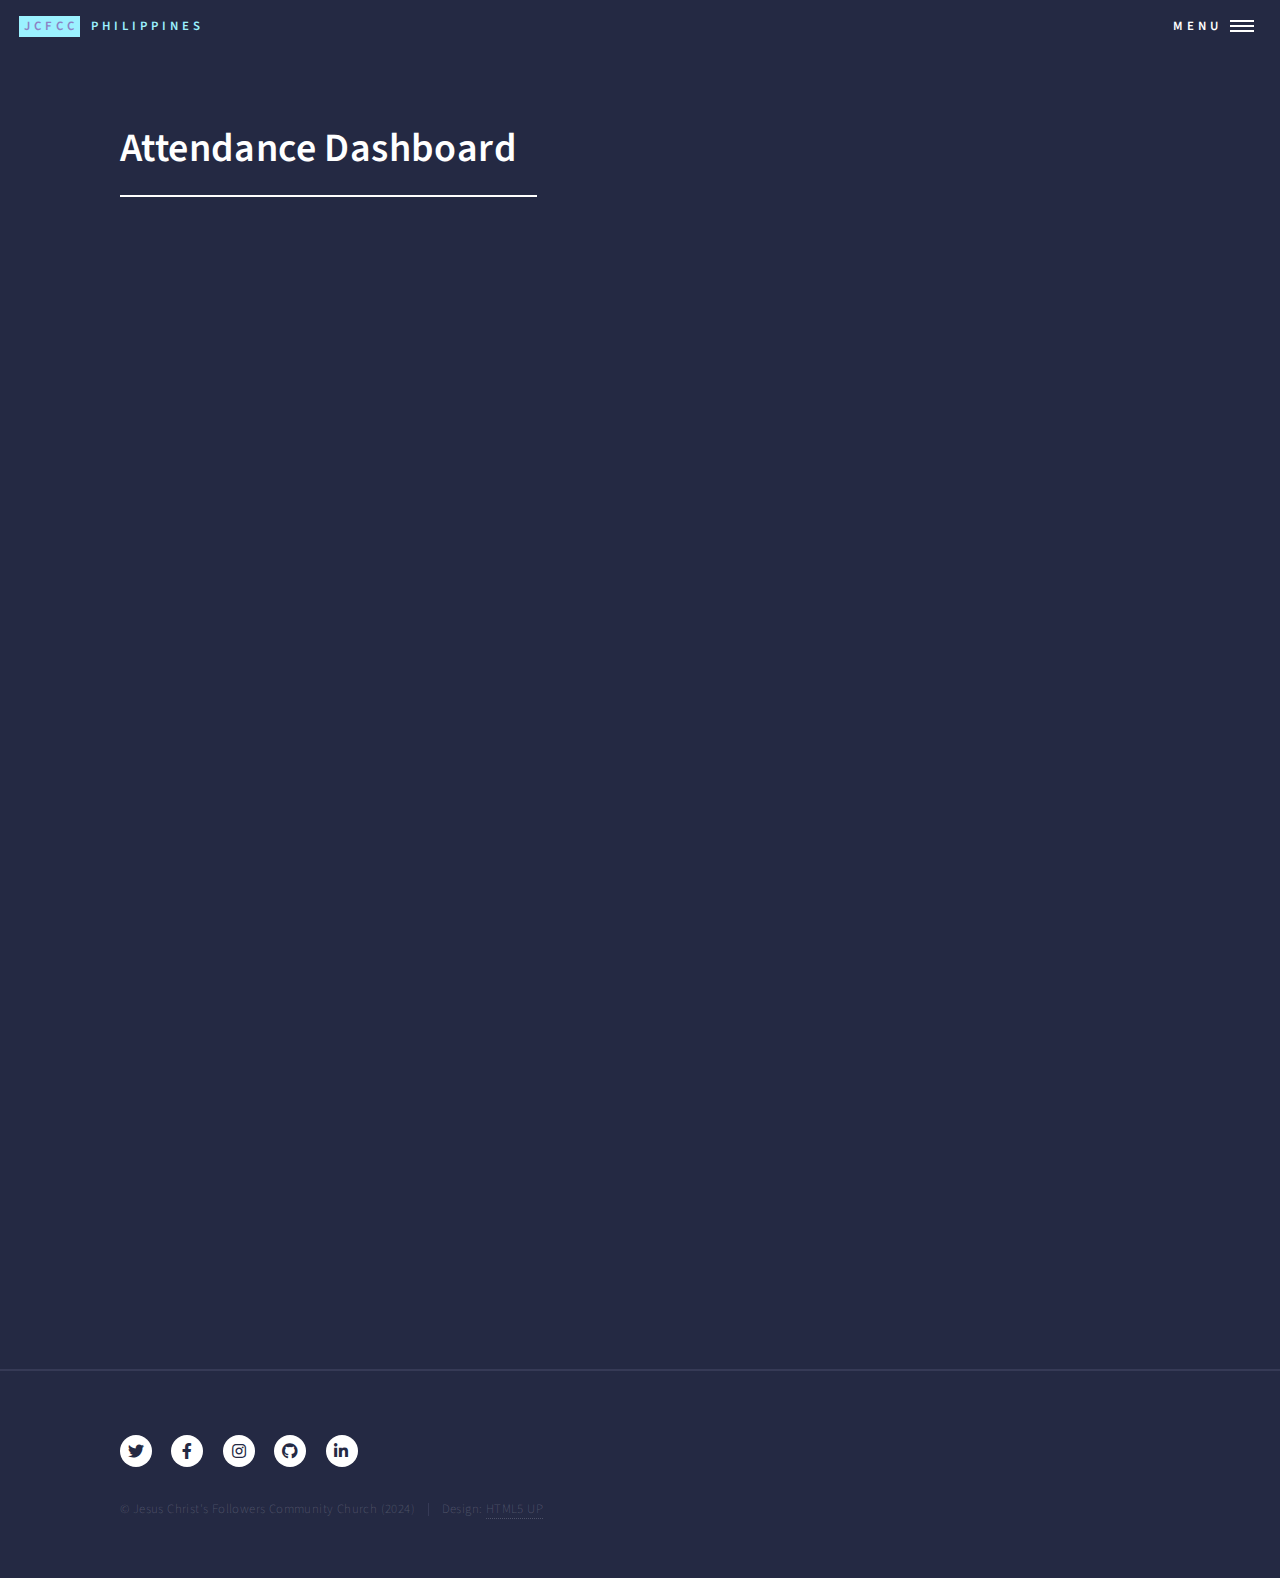
<file: attendance.html>
<!DOCTYPE HTML>
<!--
	Forty by HTML5 UP
	html5up.net | @ajlkn
	Free for personal and commercial use under the CCA 3.0 license (html5up.net/license)
-->
<html>
	<head>
		<title>JCFCC Attendance</title>
		<meta charset="utf-8" />
		<meta name="viewport" content="width=device-width, initial-scale=1, user-scalable=no" />
		<link rel="stylesheet" href="assets/css/main.css" />
		<noscript><link rel="stylesheet" href="assets/css/noscript.css" /></noscript>
	</head>
	<body class="is-preload">

		<!-- Wrapper -->
			<div id="wrapper">

				<!-- Header -->
				<header id="header" class="alt style2">
					<a href="index.html" class="logo"><strong>JCFCC</strong> <span>Philippines</span></a>
					<nav>
						<a href="#menu">Menu</a>
					</nav>
				</header>

				<!-- Menu -->
				<nav id="menu">
					<ul class="links">
						<li><a href="index.html">Home</a></li>
						<li><a href="membership.html">Membership</a></li>
						<li><a href="members-information.html">Members Information</a></li>
						<li><a href="attendance.html">Attendance</a></li>
						<li><a href="birthdays-anniversaries.html">Birthdays & Anniversaries</a></li>
						<li><a href="prayer-requests.html">Prayer Requests</a></li>							
						<li><a href="forms.html">Forms</a></li>	
					</ul>
					<ul class="actions stacked">
						<li><a href="#" class="button primary fit">Get Started</a></li>
						<li><a href="#" class="button fit">Log In</a></li>
					</ul>
				</nav>

				<!-- Main -->
					<div id="main" class="alt">

						<!-- One -->
							<section id="one">
								<div class="inner">
									<header class="major">
										<h1>Attendance Dashboard</h1>
									</header>
									<div><iframe width="100%" height="1100" src="https://lookerstudio.google.com/embed/reporting/a3d2c394-f3d3-4ed0-a985-2236416c10c1/page/nVb9D" frameborder="0" style="border:0" allowfullscreen sandbox="allow-storage-access-by-user-activation allow-scripts allow-same-origin allow-popups allow-popups-to-escape-sandbox"></iframe></div>
								<!--	<span class="image main"><img src="images/membershipID.jpg" alt="" /></span> -->
									<!--<p>Donec eget ex magna. Interdum et malesuada fames ac ante ipsum primis in faucibus. Pellentesque venenatis dolor imperdiet dolor mattis sagittis. Praesent rutrum sem diam, vitae egestas enim auctor sit amet. Pellentesque leo mauris, consectetur id ipsum sit amet, fergiat. Pellentesque in mi eu massa lacinia malesuada et a elit. Donec urna ex, lacinia in purus ac, pretium pulvinar mauris. Curabitur sapien risus, commodo eget turpis at, elementum convallis elit. Pellentesque enim turpis, hendrerit.</p>
									<p>Lorem ipsum dolor sit amet, consectetur adipiscing elit. Duis dapibus rutrum facilisis. Class aptent taciti sociosqu ad litora torquent per conubia nostra, per inceptos himenaeos. Etiam tristique libero eu nibh porttitor fermentum. Nullam venenatis erat id vehicula viverra. Nunc ultrices eros ut ultricies condimentum. Mauris risus lacus, blandit sit amet venenatis non, bibendum vitae dolor. Nunc lorem mauris, fringilla in aliquam at, euismod in lectus. Pellentesque habitant morbi tristique senectus et netus et malesuada fames ac turpis egestas. In non lorem sit amet elit placerat maximus. Pellentesque aliquam maximus risus, vel sed vehicula.</p>
									<p>Interdum et malesuada fames ac ante ipsum primis in faucibus. Pellentesque venenatis dolor imperdiet dolor mattis sagittis. Praesent rutrum sem diam, vitae egestas enim auctor sit amet. Pellentesque leo mauris, consectetur id ipsum sit amet, fersapien risus, commodo eget turpis at, elementum convallis elit. Pellentesque enim turpis, hendrerit tristique lorem ipsum dolor.</p>-->
								</div>
							</section>

					</div>

				<!-- Contact -->
				<section id="contact">
					<div class="inner">						

<!--						<section>
							<section>
								<div class="contact-method">
									<span class="icon solid alt fa-envelope"></span>
									<h3>SEC Registration Number:</h3>
									<strong>A199903137</strong>
									<a href="#">information@untitled.tld</a>
								</div>
							</section>								
								<form method="post" action="#">
								<div class="fields">
									<div class="field half">
										<label for="name">Name</label>
										<input type="text" name="name" id="name" />
									</div>
									<div class="field half">
										<label for="email">Email</label>
										<input type="text" name="email" id="email" />
									</div>
									<div class="field">
										<label for="message">Message</label>
										<textarea name="message" id="message" rows="6"></textarea>
									</div>
								</div>
								<ul class="actions">
									<li><input type="submit" value="Send Message" class="primary" /></li>
									<li><input type="reset" value="Clear" /></li>
								</ul>
							</form>

						</section>						
						<section class="split">
								<section>
								<div class="contact-method">
									<span class="icon solid alt fa-envelope"></span>
									<h3>Email</h3>
									<a href="#">information@untitled.tld</a>
								</div>
							</section>
							<section>
								<div class="contact-method">
									<span class="icon solid alt fa-phone"></span>
									<h3>Phone</h3>
									<span>(000) 000-0000 x12387</span>
								</div>
							</section>

							<section>
								<div class="contact-method">
									<span class="icon solid alt fa-home"></span>
									<h3>Address</h3>
									<span>1042 Block 41, Phase II-A<br />
									Bagong Nayon 2, Brgy. San Isidro<br />
									Antipolo City, Rizal <em>1870</em></span>
								</div>
							</section>
						</section>
					-->	
					</div>
				</section>

			<!-- Footer -->
				<footer id="footer">
					<div class="inner">
						<ul class="icons">
							<li><a href="#" class="icon brands alt fa-twitter"><span class="label">Twitter</span></a></li>
							<li><a href="#" class="icon brands alt fa-facebook-f"><span class="label">Facebook</span></a></li>
							<li><a href="#" class="icon brands alt fa-instagram"><span class="label">Instagram</span></a></li>
							<li><a href="#" class="icon brands alt fa-github"><span class="label">GitHub</span></a></li>
							<li><a href="#" class="icon brands alt fa-linkedin-in"><span class="label">LinkedIn</span></a></li>
						</ul>
						<ul class="copyright">
							<li>&copy; Jesus Christ's Followers Community Church (2024) </li><li>Design: <a href="https://html5up.net">HTML5 UP</a></li>
						</ul>
					</div>
				</footer>

		</div>

	<!-- Scripts -->
		<script src="assets/js/jquery.min.js"></script>
		<script src="assets/js/jquery.scrolly.min.js"></script>
		<script src="assets/js/jquery.scrollex.min.js"></script>
		<script src="assets/js/browser.min.js"></script>
		<script src="assets/js/breakpoints.min.js"></script>
		<script src="assets/js/util.js"></script>
		<script src="assets/js/main.js"></script>
		<script src="assets/js/right.click.js"></script>

	</body>
</html>
</file>
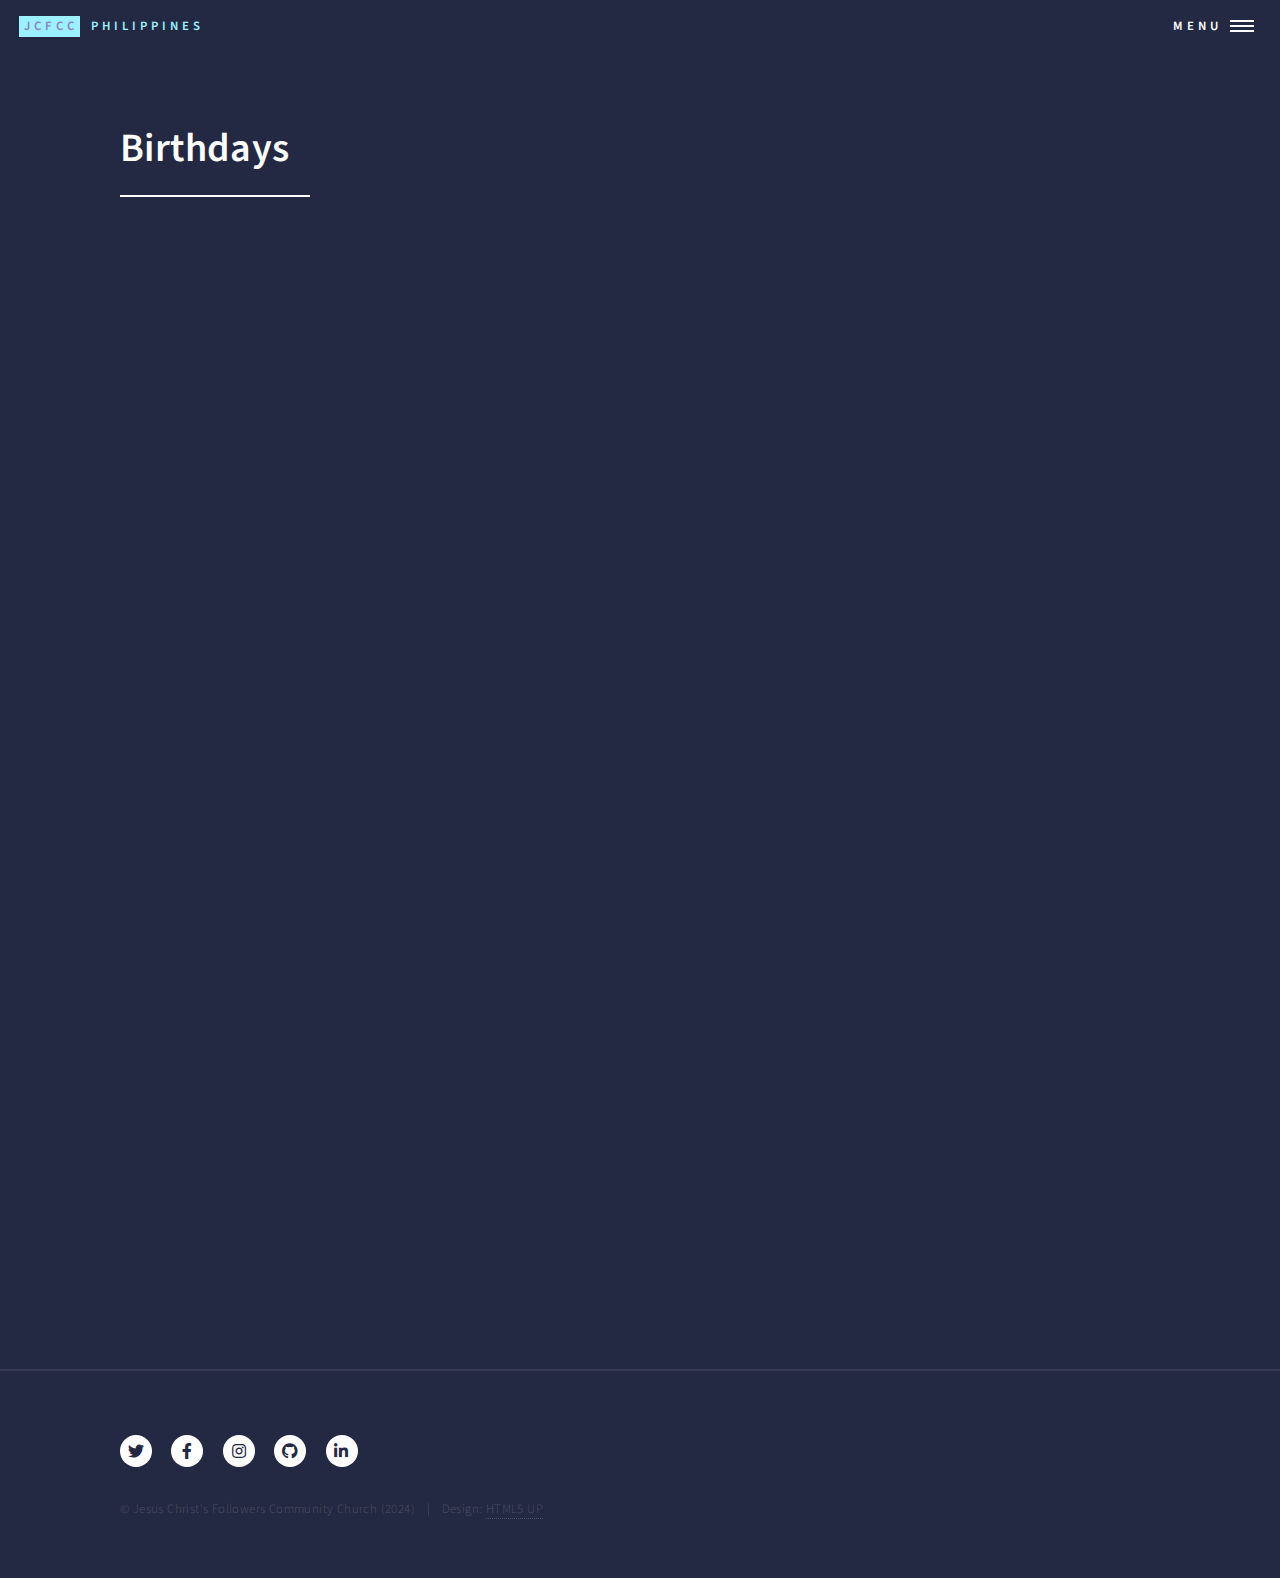
<file: birthdays-anniversaries.html>
<!DOCTYPE HTML>
<!--
	Forty by HTML5 UP
	html5up.net | @ajlkn
	Free for personal and commercial use under the CCA 3.0 license (html5up.net/license)
-->
<html>
	<head>
		<title>JCFCC Attendance</title>
		<meta charset="utf-8" />
		<meta name="viewport" content="width=device-width, initial-scale=1, user-scalable=no" />
		<link rel="stylesheet" href="assets/css/main.css" />
		<noscript><link rel="stylesheet" href="assets/css/noscript.css" /></noscript>
	</head>
	<body class="is-preload">

		<!-- Wrapper -->
			<div id="wrapper">

				<!-- Header -->
				<header id="header" class="alt style2">
					<a href="index.html" class="logo"><strong>JCFCC</strong> <span>Philippines</span></a>
					<nav>
						<a href="#menu">Menu</a>
					</nav>
				</header>

				<!-- Menu -->
				<nav id="menu">
					<ul class="links">
						<li><a href="index.html">Home</a></li>
						<li><a href="membership.html">Membership</a></li>
						<li><a href="members-information.html">Members Information</a></li>
						<li><a href="attendance.html">Attendance</a></li>
						<li><a href="birthdays-anniversaries.html">Birthdays & Anniversaries</a></li>
						<li><a href="prayer-requests.html">Prayer Requests</a></li>							
						<li><a href="forms.html">Forms</a></li>	
					</ul>
<!--					<ul class="actions stacked">
						<li><a href="#" class="button primary fit">Get Started</a></li>
						<li><a href="#" class="button fit">Log In</a></li>
					</ul>
-->					
				</nav>

				<!-- Main -->
					<div id="main" class="alt">

						<!-- One -->
							<section id="one">
								<div class="inner">
									<header class="major">
										<h1>Birthdays</h1>
									</header>
									<div><iframe width="100%" height="1100" src="https://lookerstudio.google.com/embed/reporting/e758df9e-c991-41dd-b4a6-8ffa83c28adf/page/fFg9D" frameborder="0" style="border:0" allowfullscreen sandbox="allow-storage-access-by-user-activation allow-scripts allow-same-origin allow-popups allow-popups-to-escape-sandbox"></iframe></div>
								<!--	<span class="image main"><img src="images/membershipID.jpg" alt="" /></span> -->
									<!--<p>Donec eget ex magna. Interdum et malesuada fames ac ante ipsum primis in faucibus. Pellentesque venenatis dolor imperdiet dolor mattis sagittis. Praesent rutrum sem diam, vitae egestas enim auctor sit amet. Pellentesque leo mauris, consectetur id ipsum sit amet, fergiat. Pellentesque in mi eu massa lacinia malesuada et a elit. Donec urna ex, lacinia in purus ac, pretium pulvinar mauris. Curabitur sapien risus, commodo eget turpis at, elementum convallis elit. Pellentesque enim turpis, hendrerit.</p>
									<p>Lorem ipsum dolor sit amet, consectetur adipiscing elit. Duis dapibus rutrum facilisis. Class aptent taciti sociosqu ad litora torquent per conubia nostra, per inceptos himenaeos. Etiam tristique libero eu nibh porttitor fermentum. Nullam venenatis erat id vehicula viverra. Nunc ultrices eros ut ultricies condimentum. Mauris risus lacus, blandit sit amet venenatis non, bibendum vitae dolor. Nunc lorem mauris, fringilla in aliquam at, euismod in lectus. Pellentesque habitant morbi tristique senectus et netus et malesuada fames ac turpis egestas. In non lorem sit amet elit placerat maximus. Pellentesque aliquam maximus risus, vel sed vehicula.</p>
									<p>Interdum et malesuada fames ac ante ipsum primis in faucibus. Pellentesque venenatis dolor imperdiet dolor mattis sagittis. Praesent rutrum sem diam, vitae egestas enim auctor sit amet. Pellentesque leo mauris, consectetur id ipsum sit amet, fersapien risus, commodo eget turpis at, elementum convallis elit. Pellentesque enim turpis, hendrerit tristique lorem ipsum dolor.</p>-->
								</div>
							</section>

					</div>

				<!-- Contact -->
				<section id="contact">
					<div class="inner">						

<!--						<section>
							<section>
								<div class="contact-method">
									<span class="icon solid alt fa-envelope"></span>
									<h3>SEC Registration Number:</h3>
									<strong>A199903137</strong>
									<a href="#">information@untitled.tld</a>
								</div>
							</section>								
								<form method="post" action="#">
								<div class="fields">
									<div class="field half">
										<label for="name">Name</label>
										<input type="text" name="name" id="name" />
									</div>
									<div class="field half">
										<label for="email">Email</label>
										<input type="text" name="email" id="email" />
									</div>
									<div class="field">
										<label for="message">Message</label>
										<textarea name="message" id="message" rows="6"></textarea>
									</div>
								</div>
								<ul class="actions">
									<li><input type="submit" value="Send Message" class="primary" /></li>
									<li><input type="reset" value="Clear" /></li>
								</ul>
							</form>

						</section>						
						<section class="split">
								<section>
								<div class="contact-method">
									<span class="icon solid alt fa-envelope"></span>
									<h3>Email</h3>
									<a href="#">information@untitled.tld</a>
								</div>
							</section>
							<section>
								<div class="contact-method">
									<span class="icon solid alt fa-phone"></span>
									<h3>Phone</h3>
									<span>(000) 000-0000 x12387</span>
								</div>
							</section>

							<section>
								<div class="contact-method">
									<span class="icon solid alt fa-home"></span>
									<h3>Address</h3>
									<span>1042 Block 41, Phase II-A<br />
									Bagong Nayon 2, Brgy. San Isidro<br />
									Antipolo City, Rizal <em>1870</em></span>
								</div>
							</section>
						</section>
					-->	
					</div>
				</section>

			<!-- Footer -->
				<footer id="footer">
					<div class="inner">
						<ul class="icons">
							<li><a href="#" class="icon brands alt fa-twitter"><span class="label">Twitter</span></a></li>
							<li><a href="#" class="icon brands alt fa-facebook-f"><span class="label">Facebook</span></a></li>
							<li><a href="#" class="icon brands alt fa-instagram"><span class="label">Instagram</span></a></li>
							<li><a href="#" class="icon brands alt fa-github"><span class="label">GitHub</span></a></li>
							<li><a href="#" class="icon brands alt fa-linkedin-in"><span class="label">LinkedIn</span></a></li>
						</ul>
						<ul class="copyright">
							<li>&copy; Jesus Christ's Followers Community Church (2024) </li><li>Design: <a href="https://html5up.net">HTML5 UP</a></li>
						</ul>
					</div>
				</footer>

		</div>

	<!-- Scripts -->
		<script src="assets/js/jquery.min.js"></script>
		<script src="assets/js/jquery.scrolly.min.js"></script>
		<script src="assets/js/jquery.scrollex.min.js"></script>
		<script src="assets/js/browser.min.js"></script>
		<script src="assets/js/breakpoints.min.js"></script>
		<script src="assets/js/util.js"></script>
		<script src="assets/js/main.js"></script>
		<script src="assets/js/right.click.js"></script>

	</body>
</html>
</file>
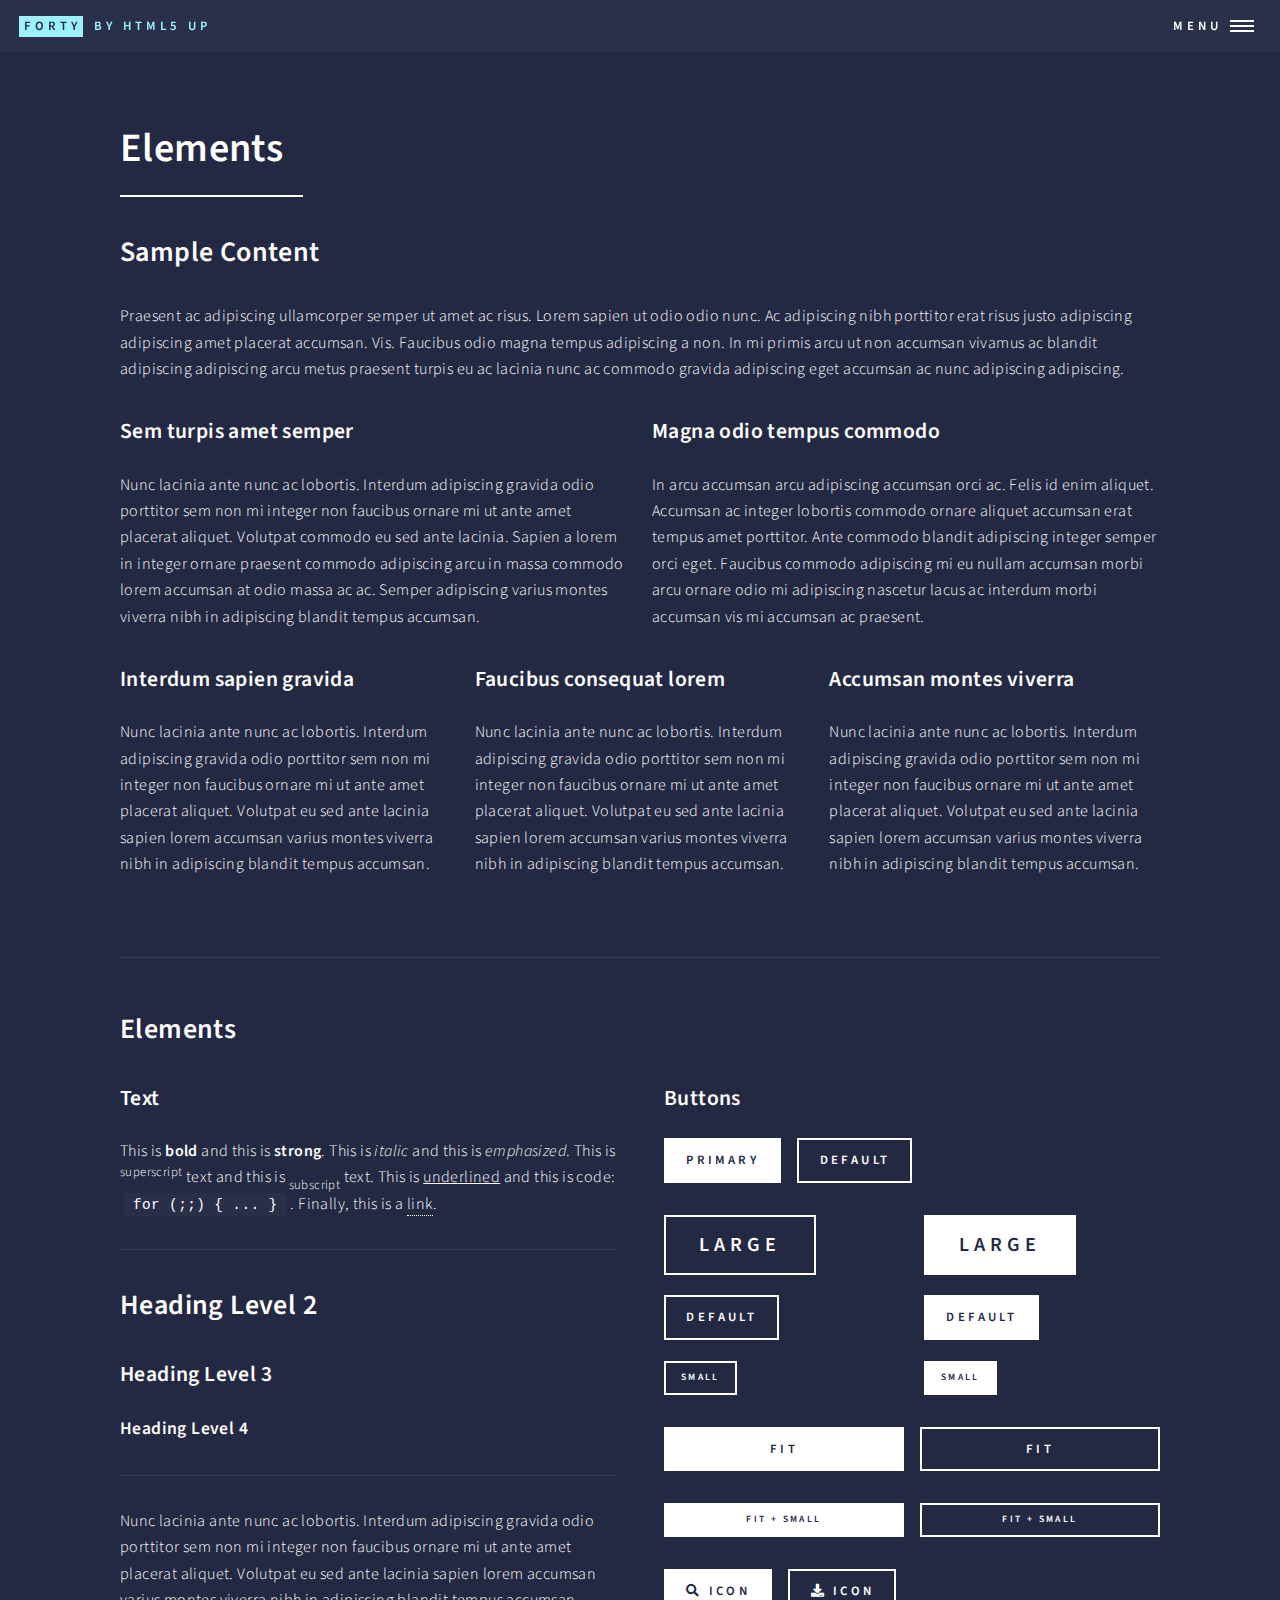
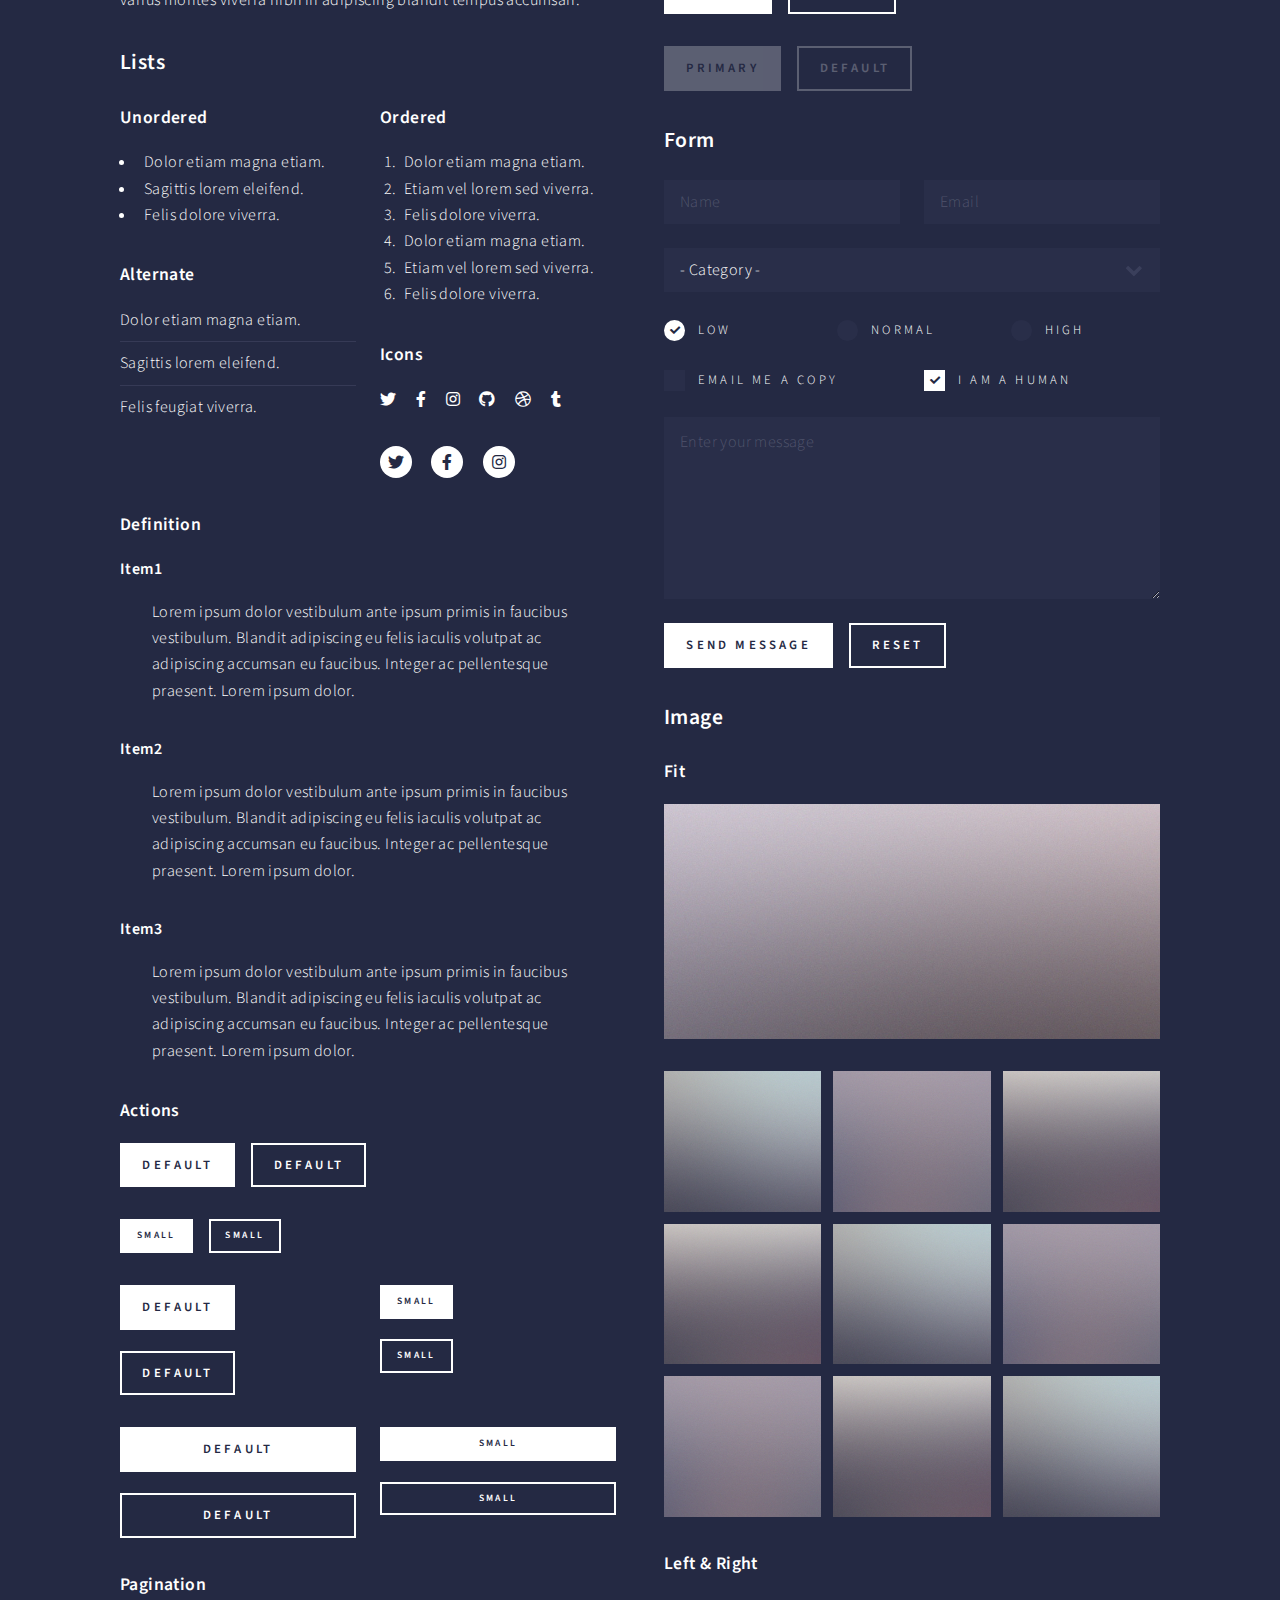
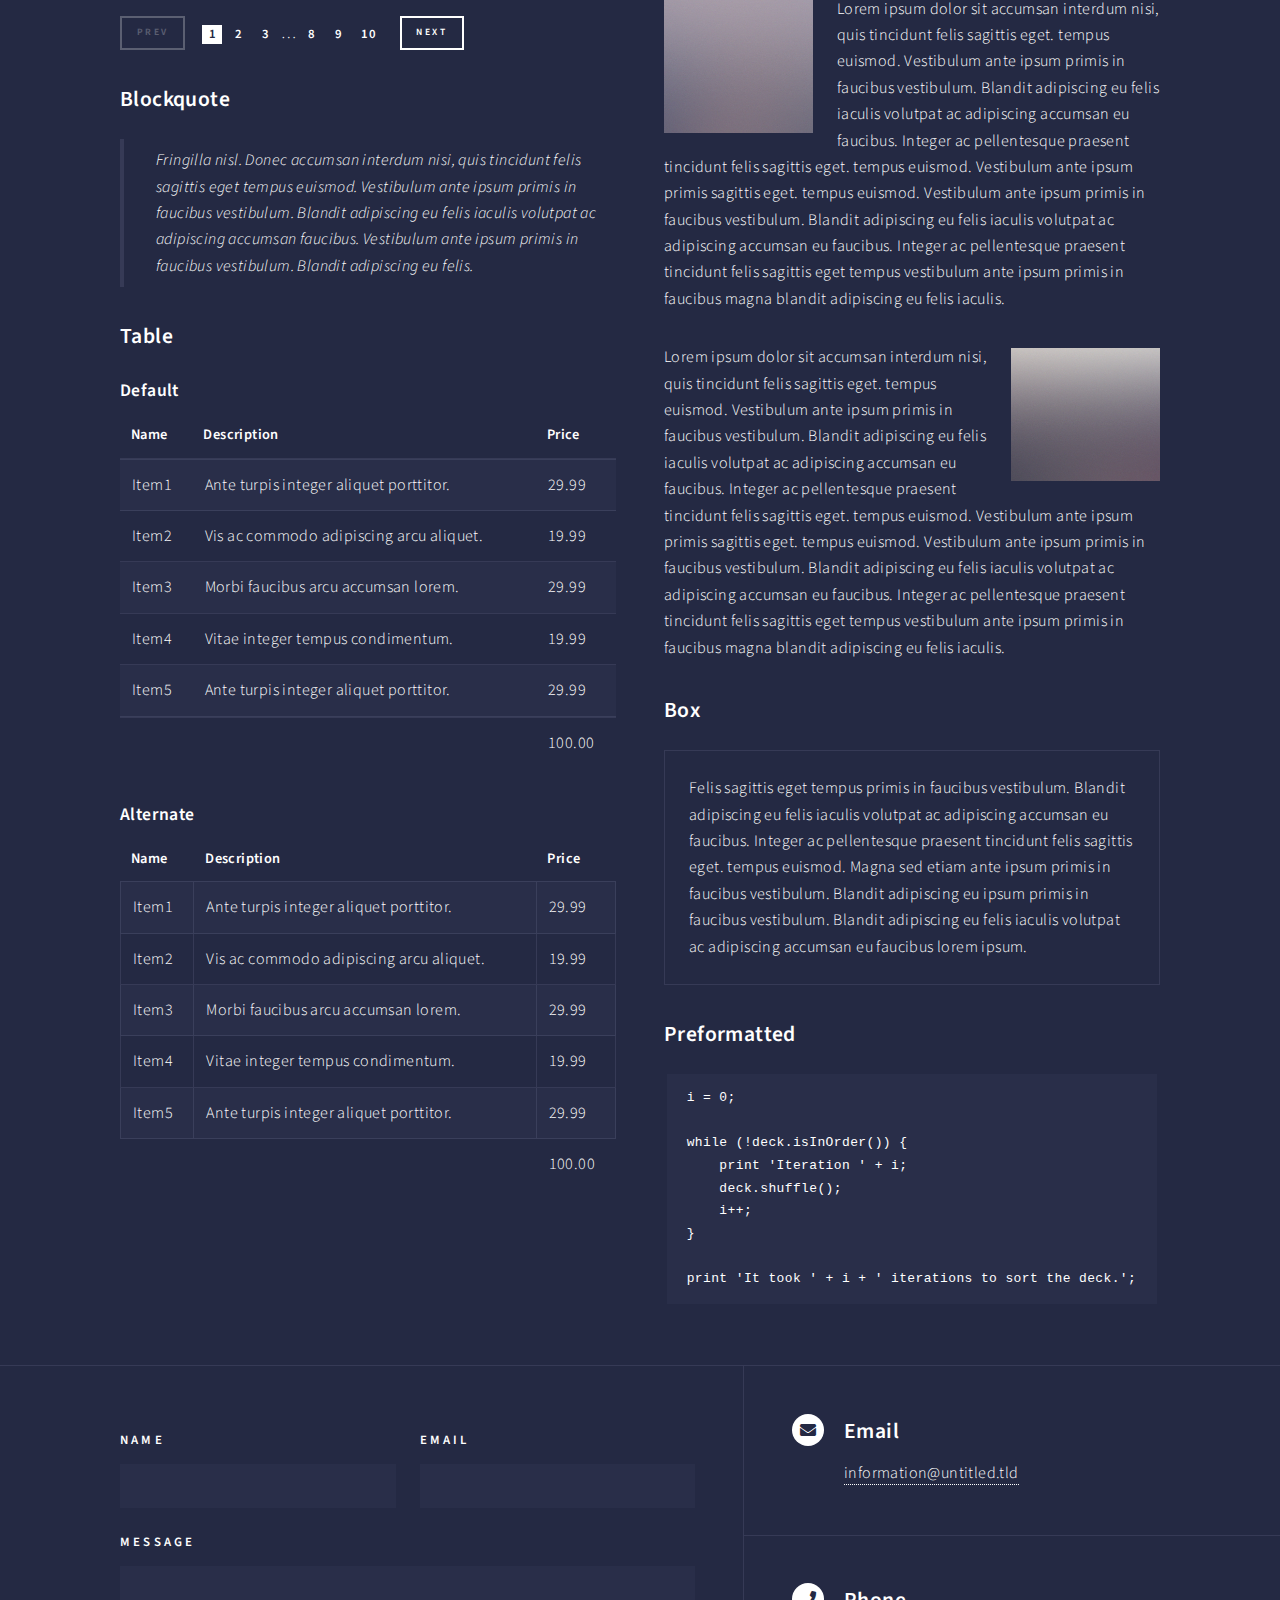
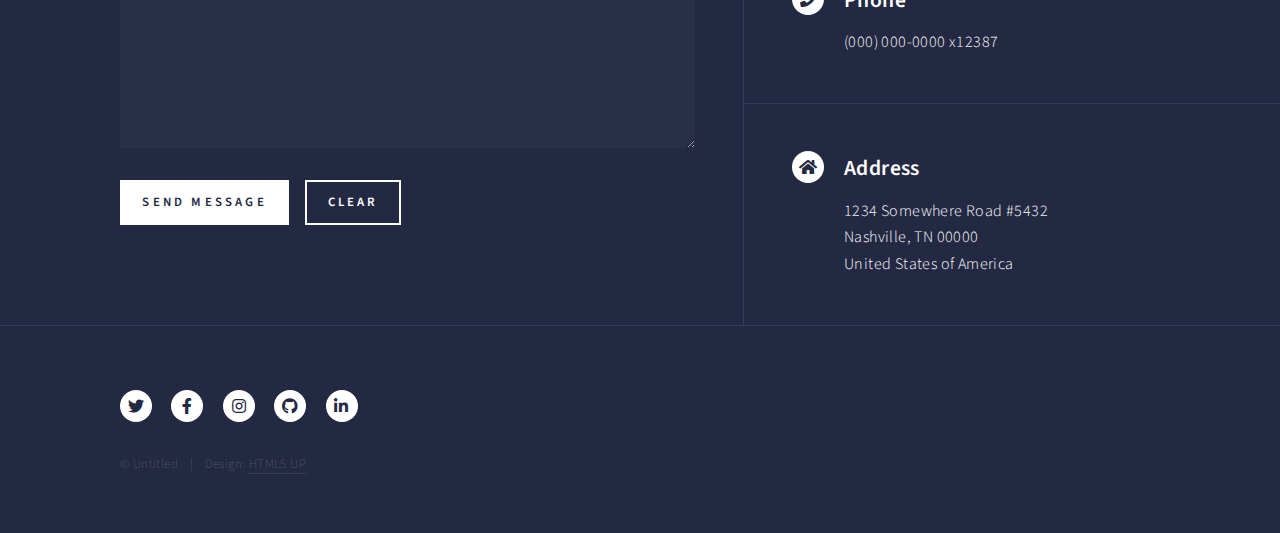
<file: elements.html>
<!DOCTYPE HTML>
<!--
	Forty by HTML5 UP
	html5up.net | @ajlkn
	Free for personal and commercial use under the CCA 3.0 license (html5up.net/license)
-->
<html>
	<head>
		<title>Elements - Forty by HTML5 UP</title>
		<meta charset="utf-8" />
		<meta name="viewport" content="width=device-width, initial-scale=1, user-scalable=no" />
		<link rel="stylesheet" href="assets/css/main.css" />
		<noscript><link rel="stylesheet" href="assets/css/noscript.css" /></noscript>
	</head>
	<body class="is-preload">

		<!-- Wrapper -->
			<div id="wrapper">

				<!-- Header -->
					<header id="header">
						<a href="index.html" class="logo"><strong>Forty</strong> <span>by HTML5 UP</span></a>
						<nav>
							<a href="#menu">Menu</a>
						</nav>
					</header>

				<!-- Menu -->
					<nav id="menu">
						<ul class="links">
							<li><a href="index.html">Home</a></li>
							<li><a href="landing.html">Landing</a></li>
							<li><a href="generic.html">Generic</a></li>
							<li><a href="elements.html">Elements</a></li>
						</ul>
						<ul class="actions stacked">
							<li><a href="#" class="button primary fit">Get Started</a></li>
							<li><a href="#" class="button fit">Log In</a></li>
						</ul>
					</nav>

				<!-- Main -->
					<div id="main" class="alt">

						<!-- One -->
							<section id="one">
								<div class="inner">
									<header class="major">
										<h1>Elements</h1>
									</header>

									<!-- Content -->
										<h2 id="content">Sample Content</h2>
										<p>Praesent ac adipiscing ullamcorper semper ut amet ac risus. Lorem sapien ut odio odio nunc. Ac adipiscing nibh porttitor erat risus justo adipiscing adipiscing amet placerat accumsan. Vis. Faucibus odio magna tempus adipiscing a non. In mi primis arcu ut non accumsan vivamus ac blandit adipiscing adipiscing arcu metus praesent turpis eu ac lacinia nunc ac commodo gravida adipiscing eget accumsan ac nunc adipiscing adipiscing.</p>
										<div class="row">
											<div class="col-6 col-12-small">
												<h3>Sem turpis amet semper</h3>
												<p>Nunc lacinia ante nunc ac lobortis. Interdum adipiscing gravida odio porttitor sem non mi integer non faucibus ornare mi ut ante amet placerat aliquet. Volutpat commodo eu sed ante lacinia. Sapien a lorem in integer ornare praesent commodo adipiscing arcu in massa commodo lorem accumsan at odio massa ac ac. Semper adipiscing varius montes viverra nibh in adipiscing blandit tempus accumsan.</p>
											</div>
											<div class="col-6 col-12-small">
												<h3>Magna odio tempus commodo</h3>
												<p>In arcu accumsan arcu adipiscing accumsan orci ac. Felis id enim aliquet. Accumsan ac integer lobortis commodo ornare aliquet accumsan erat tempus amet porttitor. Ante commodo blandit adipiscing integer semper orci eget. Faucibus commodo adipiscing mi eu nullam accumsan morbi arcu ornare odio mi adipiscing nascetur lacus ac interdum morbi accumsan vis mi accumsan ac praesent.</p>
											</div>
											<!-- Break -->
											<div class="col-4 col-12-medium">
												<h3>Interdum sapien gravida</h3>
												<p>Nunc lacinia ante nunc ac lobortis. Interdum adipiscing gravida odio porttitor sem non mi integer non faucibus ornare mi ut ante amet placerat aliquet. Volutpat eu sed ante lacinia sapien lorem accumsan varius montes viverra nibh in adipiscing blandit tempus accumsan.</p>
											</div>
											<div class="col-4 col-12-medium">
												<h3>Faucibus consequat lorem</h3>
												<p>Nunc lacinia ante nunc ac lobortis. Interdum adipiscing gravida odio porttitor sem non mi integer non faucibus ornare mi ut ante amet placerat aliquet. Volutpat eu sed ante lacinia sapien lorem accumsan varius montes viverra nibh in adipiscing blandit tempus accumsan.</p>
											</div>
											<div class="col-4 col-12-medium">
												<h3>Accumsan montes viverra</h3>
												<p>Nunc lacinia ante nunc ac lobortis. Interdum adipiscing gravida odio porttitor sem non mi integer non faucibus ornare mi ut ante amet placerat aliquet. Volutpat eu sed ante lacinia sapien lorem accumsan varius montes viverra nibh in adipiscing blandit tempus accumsan.</p>
											</div>
										</div>

									<hr class="major" />

									<!-- Elements -->
										<h2 id="elements">Elements</h2>
										<div class="row gtr-200">
											<div class="col-6 col-12-medium">

												<!-- Text stuff -->
													<h3>Text</h3>
													<p>This is <b>bold</b> and this is <strong>strong</strong>. This is <i>italic</i> and this is <em>emphasized</em>.
													This is <sup>superscript</sup> text and this is <sub>subscript</sub> text.
													This is <u>underlined</u> and this is code: <code>for (;;) { ... }</code>.
													Finally, this is a <a href="#">link</a>.</p>
													<hr />
													<h2>Heading Level 2</h2>
													<h3>Heading Level 3</h3>
													<h4>Heading Level 4</h4>
													<hr />
													<p>Nunc lacinia ante nunc ac lobortis. Interdum adipiscing gravida odio porttitor sem non mi integer non faucibus ornare mi ut ante amet placerat aliquet. Volutpat eu sed ante lacinia sapien lorem accumsan varius montes viverra nibh in adipiscing blandit tempus accumsan.</p>

												<!-- Lists -->
													<h3>Lists</h3>
													<div class="row">
														<div class="col-6 col-12-small">

															<h4>Unordered</h4>
															<ul>
																<li>Dolor etiam magna etiam.</li>
																<li>Sagittis lorem eleifend.</li>
																<li>Felis dolore viverra.</li>
															</ul>

															<h4>Alternate</h4>
															<ul class="alt">
																<li>Dolor etiam magna etiam.</li>
																<li>Sagittis lorem eleifend.</li>
																<li>Felis feugiat viverra.</li>
															</ul>

														</div>
														<div class="col-6 col-12-small">

															<h4>Ordered</h4>
															<ol>
																<li>Dolor etiam magna etiam.</li>
																<li>Etiam vel lorem sed viverra.</li>
																<li>Felis dolore viverra.</li>
																<li>Dolor etiam magna etiam.</li>
																<li>Etiam vel lorem sed viverra.</li>
																<li>Felis dolore viverra.</li>
															</ol>

															<h4>Icons</h4>
															<ul class="icons">
																<li><a href="#" class="icon brands fa-twitter"><span class="label">Twitter</span></a></li>
																<li><a href="#" class="icon brands fa-facebook-f"><span class="label">Facebook</span></a></li>
																<li><a href="#" class="icon brands fa-instagram"><span class="label">Instagram</span></a></li>
																<li><a href="#" class="icon brands fa-github"><span class="label">Github</span></a></li>
																<li><a href="#" class="icon brands fa-dribbble"><span class="label">Dribbble</span></a></li>
																<li><a href="#" class="icon brands fa-tumblr"><span class="label">Tumblr</span></a></li>
															</ul>
															<ul class="icons">
																<li><a href="#" class="icon brands alt fa-twitter"><span class="label">Twitter</span></a></li>
																<li><a href="#" class="icon brands alt fa-facebook-f"><span class="label">Facebook</span></a></li>
																<li><a href="#" class="icon brands alt fa-instagram"><span class="label">Instagram</span></a></li>
															</ul>

														</div>
													</div>
													<h4>Definition</h4>
													<dl>
														<dt>Item1</dt>
														<dd>
															<p>Lorem ipsum dolor vestibulum ante ipsum primis in faucibus vestibulum. Blandit adipiscing eu felis iaculis volutpat ac adipiscing accumsan eu faucibus. Integer ac pellentesque praesent. Lorem ipsum dolor.</p>
														</dd>
														<dt>Item2</dt>
														<dd>
															<p>Lorem ipsum dolor vestibulum ante ipsum primis in faucibus vestibulum. Blandit adipiscing eu felis iaculis volutpat ac adipiscing accumsan eu faucibus. Integer ac pellentesque praesent. Lorem ipsum dolor.</p>
														</dd>
														<dt>Item3</dt>
														<dd>
															<p>Lorem ipsum dolor vestibulum ante ipsum primis in faucibus vestibulum. Blandit adipiscing eu felis iaculis volutpat ac adipiscing accumsan eu faucibus. Integer ac pellentesque praesent. Lorem ipsum dolor.</p>
														</dd>
													</dl>

													<h4>Actions</h4>
													<ul class="actions">
														<li><a href="#" class="button primary">Default</a></li>
														<li><a href="#" class="button">Default</a></li>
													</ul>
													<ul class="actions small">
														<li><a href="#" class="button primary small">Small</a></li>
														<li><a href="#" class="button small">Small</a></li>
													</ul>
													<div class="row">
														<div class="col-6 col-12-small">
															<ul class="actions stacked">
																<li><a href="#" class="button primary">Default</a></li>
																<li><a href="#" class="button">Default</a></li>
															</ul>
														</div>
														<div class="col-6 col-12-small">
															<ul class="actions stacked">
																<li><a href="#" class="button primary small">Small</a></li>
																<li><a href="#" class="button small">Small</a></li>
															</ul>
														</div>
														<div class="col-6 col-12-small">
															<ul class="actions stacked">
																<li><a href="#" class="button primary fit">Default</a></li>
																<li><a href="#" class="button fit">Default</a></li>
															</ul>
														</div>
														<div class="col-6 col-12-small">
															<ul class="actions stacked">
																<li><a href="#" class="button primary small fit">Small</a></li>
																<li><a href="#" class="button small fit">Small</a></li>
															</ul>
														</div>
													</div>

													<h4>Pagination</h4>
													<ul class="pagination">
														<li><span class="button small disabled">Prev</span></li>
														<li><a href="#" class="page active">1</a></li>
														<li><a href="#" class="page">2</a></li>
														<li><a href="#" class="page">3</a></li>
														<li><span>&hellip;</span></li>
														<li><a href="#" class="page">8</a></li>
														<li><a href="#" class="page">9</a></li>
														<li><a href="#" class="page">10</a></li>
														<li><a href="#" class="button small">Next</a></li>
													</ul>

												<!-- Blockquote -->
													<h3>Blockquote</h3>
													<blockquote>Fringilla nisl. Donec accumsan interdum nisi, quis tincidunt felis sagittis eget tempus euismod. Vestibulum ante ipsum primis in faucibus vestibulum. Blandit adipiscing eu felis iaculis volutpat ac adipiscing accumsan faucibus. Vestibulum ante ipsum primis in faucibus vestibulum. Blandit adipiscing eu felis.</blockquote>

												<!-- Table -->
													<h3>Table</h3>

													<h4>Default</h4>
													<div class="table-wrapper">
														<table>
															<thead>
																<tr>
																	<th>Name</th>
																	<th>Description</th>
																	<th>Price</th>
																</tr>
															</thead>
															<tbody>
																<tr>
																	<td>Item1</td>
																	<td>Ante turpis integer aliquet porttitor.</td>
																	<td>29.99</td>
																</tr>
																<tr>
																	<td>Item2</td>
																	<td>Vis ac commodo adipiscing arcu aliquet.</td>
																	<td>19.99</td>
																</tr>
																<tr>
																	<td>Item3</td>
																	<td> Morbi faucibus arcu accumsan lorem.</td>
																	<td>29.99</td>
																</tr>
																<tr>
																	<td>Item4</td>
																	<td>Vitae integer tempus condimentum.</td>
																	<td>19.99</td>
																</tr>
																<tr>
																	<td>Item5</td>
																	<td>Ante turpis integer aliquet porttitor.</td>
																	<td>29.99</td>
																</tr>
															</tbody>
															<tfoot>
																<tr>
																	<td colspan="2"></td>
																	<td>100.00</td>
																</tr>
															</tfoot>
														</table>
													</div>

													<h4>Alternate</h4>
													<div class="table-wrapper">
														<table class="alt">
															<thead>
																<tr>
																	<th>Name</th>
																	<th>Description</th>
																	<th>Price</th>
																</tr>
															</thead>
															<tbody>
																<tr>
																	<td>Item1</td>
																	<td>Ante turpis integer aliquet porttitor.</td>
																	<td>29.99</td>
																</tr>
																<tr>
																	<td>Item2</td>
																	<td>Vis ac commodo adipiscing arcu aliquet.</td>
																	<td>19.99</td>
																</tr>
																<tr>
																	<td>Item3</td>
																	<td> Morbi faucibus arcu accumsan lorem.</td>
																	<td>29.99</td>
																</tr>
																<tr>
																	<td>Item4</td>
																	<td>Vitae integer tempus condimentum.</td>
																	<td>19.99</td>
																</tr>
																<tr>
																	<td>Item5</td>
																	<td>Ante turpis integer aliquet porttitor.</td>
																	<td>29.99</td>
																</tr>
															</tbody>
															<tfoot>
																<tr>
																	<td colspan="2"></td>
																	<td>100.00</td>
																</tr>
															</tfoot>
														</table>
													</div>

											</div>
											<div class="col-6 col-12-medium">

												<!-- Buttons -->
													<h3>Buttons</h3>
													<ul class="actions">
														<li><a href="#" class="button primary">Primary</a></li>
														<li><a href="#" class="button">Default</a></li>
													</ul>
													<div class="row">
														<div class="col-6 col-12-xsmall">
															<ul class="actions stacked">
																<li><a href="#" class="button large">Large</a></li>
																<li><a href="#" class="button">Default</a></li>
																<li><a href="#" class="button small">Small</a></li>
															</ul>
														</div>
														<div class="col-6 col-12-xsmall">
															<ul class="actions stacked">
																<li><a href="#" class="button primary large">Large</a></li>
																<li><a href="#" class="button primary">Default</a></li>
																<li><a href="#" class="button primary small">Small</a></li>
															</ul>
														</div>
													</div>
													<ul class="actions fit">
														<li><a href="#" class="button primary fit">Fit</a></li>
														<li><a href="#" class="button fit">Fit</a></li>
													</ul>
													<ul class="actions fit small">
														<li><a href="#" class="button primary fit small">Fit + Small</a></li>
														<li><a href="#" class="button fit small">Fit + Small</a></li>
													</ul>
													<ul class="actions">
														<li><a href="#" class="button primary icon solid fa-search">Icon</a></li>
														<li><a href="#" class="button icon solid fa-download">Icon</a></li>
													</ul>
													<ul class="actions">
														<li><span class="button primary disabled">Primary</span></li>
														<li><span class="button disabled">Default</span></li>
													</ul>

												<!-- Form -->
													<h3>Form</h3>

													<form method="post" action="#">
														<div class="row gtr-uniform">
															<div class="col-6 col-12-xsmall">
																<input type="text" name="demo-name" id="demo-name" value="" placeholder="Name" />
															</div>
															<div class="col-6 col-12-xsmall">
																<input type="email" name="demo-email" id="demo-email" value="" placeholder="Email" />
															</div>
															<!-- Break -->
															<div class="col-12">
																<select name="demo-category" id="demo-category">
																	<option value="">- Category -</option>
																	<option value="1">Manufacturing</option>
																	<option value="1">Shipping</option>
																	<option value="1">Administration</option>
																	<option value="1">Human Resources</option>
																</select>
															</div>
															<!-- Break -->
															<div class="col-4 col-12-small">
																<input type="radio" id="demo-priority-low" name="demo-priority" checked>
																<label for="demo-priority-low">Low</label>
															</div>
															<div class="col-4 col-12-small">
																<input type="radio" id="demo-priority-normal" name="demo-priority">
																<label for="demo-priority-normal">Normal</label>
															</div>
															<div class="col-4 col-12-small">
																<input type="radio" id="demo-priority-high" name="demo-priority">
																<label for="demo-priority-high">High</label>
															</div>
															<!-- Break -->
															<div class="col-6 col-12-small">
																<input type="checkbox" id="demo-copy" name="demo-copy">
																<label for="demo-copy">Email me a copy</label>
															</div>
															<div class="col-6 col-12-small">
																<input type="checkbox" id="demo-human" name="demo-human" checked>
																<label for="demo-human">I am a human</label>
															</div>
															<!-- Break -->
															<div class="col-12">
																<textarea name="demo-message" id="demo-message" placeholder="Enter your message" rows="6"></textarea>
															</div>
															<!-- Break -->
															<div class="col-12">
																<ul class="actions">
																	<li><input type="submit" value="Send Message" class="primary" /></li>
																	<li><input type="reset" value="Reset" /></li>
																</ul>
															</div>
														</div>
													</form>

												<!-- Image -->
													<h3>Image</h3>

													<h4>Fit</h4>
													<span class="image fit"><img src="images/pic03.jpg" alt="" /></span>
													<div class="box alt">
														<div class="row gtr-50 gtr-uniform">
															<div class="col-4"><span class="image fit"><img src="images/pic08.jpg" alt="" /></span></div>
															<div class="col-4"><span class="image fit"><img src="images/pic09.jpg" alt="" /></span></div>
															<div class="col-4"><span class="image fit"><img src="images/pic10.jpg" alt="" /></span></div>
															<!-- Break -->
															<div class="col-4"><span class="image fit"><img src="images/pic10.jpg" alt="" /></span></div>
															<div class="col-4"><span class="image fit"><img src="images/pic08.jpg" alt="" /></span></div>
															<div class="col-4"><span class="image fit"><img src="images/pic09.jpg" alt="" /></span></div>
															<!-- Break -->
															<div class="col-4"><span class="image fit"><img src="images/pic09.jpg" alt="" /></span></div>
															<div class="col-4"><span class="image fit"><img src="images/pic10.jpg" alt="" /></span></div>
															<div class="col-4"><span class="image fit"><img src="images/pic08.jpg" alt="" /></span></div>
														</div>
													</div>

													<h4>Left &amp; Right</h4>
													<p><span class="image left"><img src="images/pic09.jpg" alt="" /></span>Lorem ipsum dolor sit accumsan interdum nisi, quis tincidunt felis sagittis eget. tempus euismod. Vestibulum ante ipsum primis in faucibus vestibulum. Blandit adipiscing eu felis iaculis volutpat ac adipiscing accumsan eu faucibus. Integer ac pellentesque praesent tincidunt felis sagittis eget. tempus euismod. Vestibulum ante ipsum primis sagittis eget. tempus euismod. Vestibulum ante ipsum primis in faucibus vestibulum. Blandit adipiscing eu felis iaculis volutpat ac adipiscing accumsan eu faucibus. Integer ac pellentesque praesent tincidunt felis sagittis eget tempus vestibulum ante ipsum primis in faucibus magna blandit adipiscing eu felis iaculis.</p>
													<p><span class="image right"><img src="images/pic10.jpg" alt="" /></span>Lorem ipsum dolor sit accumsan interdum nisi, quis tincidunt felis sagittis eget. tempus euismod. Vestibulum ante ipsum primis in faucibus vestibulum. Blandit adipiscing eu felis iaculis volutpat ac adipiscing accumsan eu faucibus. Integer ac pellentesque praesent tincidunt felis sagittis eget. tempus euismod. Vestibulum ante ipsum primis sagittis eget. tempus euismod. Vestibulum ante ipsum primis in faucibus vestibulum. Blandit adipiscing eu felis iaculis volutpat ac adipiscing accumsan eu faucibus. Integer ac pellentesque praesent tincidunt felis sagittis eget tempus vestibulum ante ipsum primis in faucibus magna blandit adipiscing eu felis iaculis.</p>

												<!-- Box -->
													<h3>Box</h3>
													<div class="box">
														<p>Felis sagittis eget tempus primis in faucibus vestibulum. Blandit adipiscing eu felis iaculis volutpat ac adipiscing accumsan eu faucibus. Integer ac pellentesque praesent tincidunt felis sagittis eget. tempus euismod. Magna sed etiam ante ipsum primis in faucibus vestibulum. Blandit adipiscing eu ipsum primis in faucibus vestibulum. Blandit adipiscing eu felis iaculis volutpat ac adipiscing accumsan eu faucibus lorem ipsum.</p>
													</div>

												<!-- Preformatted Code -->
													<h3>Preformatted</h3>
													<pre><code>i = 0;

while (!deck.isInOrder()) {
    print 'Iteration ' + i;
    deck.shuffle();
    i++;
}

print 'It took ' + i + ' iterations to sort the deck.';
</code></pre>

											</div>
										</div>

								</div>
							</section>

					</div>

				<!-- Contact -->
					<section id="contact">
						<div class="inner">
							<section>
								<form method="post" action="#">
									<div class="fields">
										<div class="field half">
											<label for="name">Name</label>
											<input type="text" name="name" id="name" />
										</div>
										<div class="field half">
											<label for="email">Email</label>
											<input type="text" name="email" id="email" />
										</div>
										<div class="field">
											<label for="message">Message</label>
											<textarea name="message" id="message" rows="6"></textarea>
										</div>
									</div>
									<ul class="actions">
										<li><input type="submit" value="Send Message" class="primary" /></li>
										<li><input type="reset" value="Clear" /></li>
									</ul>
								</form>
							</section>
							<section class="split">
								<section>
									<div class="contact-method">
										<span class="icon solid alt fa-envelope"></span>
										<h3>Email</h3>
										<a href="#">information@untitled.tld</a>
									</div>
								</section>
								<section>
									<div class="contact-method">
										<span class="icon solid alt fa-phone"></span>
										<h3>Phone</h3>
										<span>(000) 000-0000 x12387</span>
									</div>
								</section>
								<section>
									<div class="contact-method">
										<span class="icon solid alt fa-home"></span>
										<h3>Address</h3>
										<span>1234 Somewhere Road #5432<br />
										Nashville, TN 00000<br />
										United States of America</span>
									</div>
								</section>
							</section>
						</div>
					</section>

				<!-- Footer -->
					<footer id="footer">
						<div class="inner">
							<ul class="icons">
								<li><a href="#" class="icon brands alt fa-twitter"><span class="label">Twitter</span></a></li>
								<li><a href="#" class="icon brands alt fa-facebook-f"><span class="label">Facebook</span></a></li>
								<li><a href="#" class="icon brands alt fa-instagram"><span class="label">Instagram</span></a></li>
								<li><a href="#" class="icon brands alt fa-github"><span class="label">GitHub</span></a></li>
								<li><a href="#" class="icon brands alt fa-linkedin-in"><span class="label">LinkedIn</span></a></li>
							</ul>
							<ul class="copyright">
								<li>&copy; Untitled</li><li>Design: <a href="https://html5up.net">HTML5 UP</a></li>
							</ul>
						</div>
					</footer>

			</div>

		<!-- Scripts -->
			<script src="assets/js/jquery.min.js"></script>
			<script src="assets/js/jquery.scrolly.min.js"></script>
			<script src="assets/js/jquery.scrollex.min.js"></script>
			<script src="assets/js/browser.min.js"></script>
			<script src="assets/js/breakpoints.min.js"></script>
			<script src="assets/js/util.js"></script>
			<script src="assets/js/main.js"></script>

	</body>
</html>
</file>
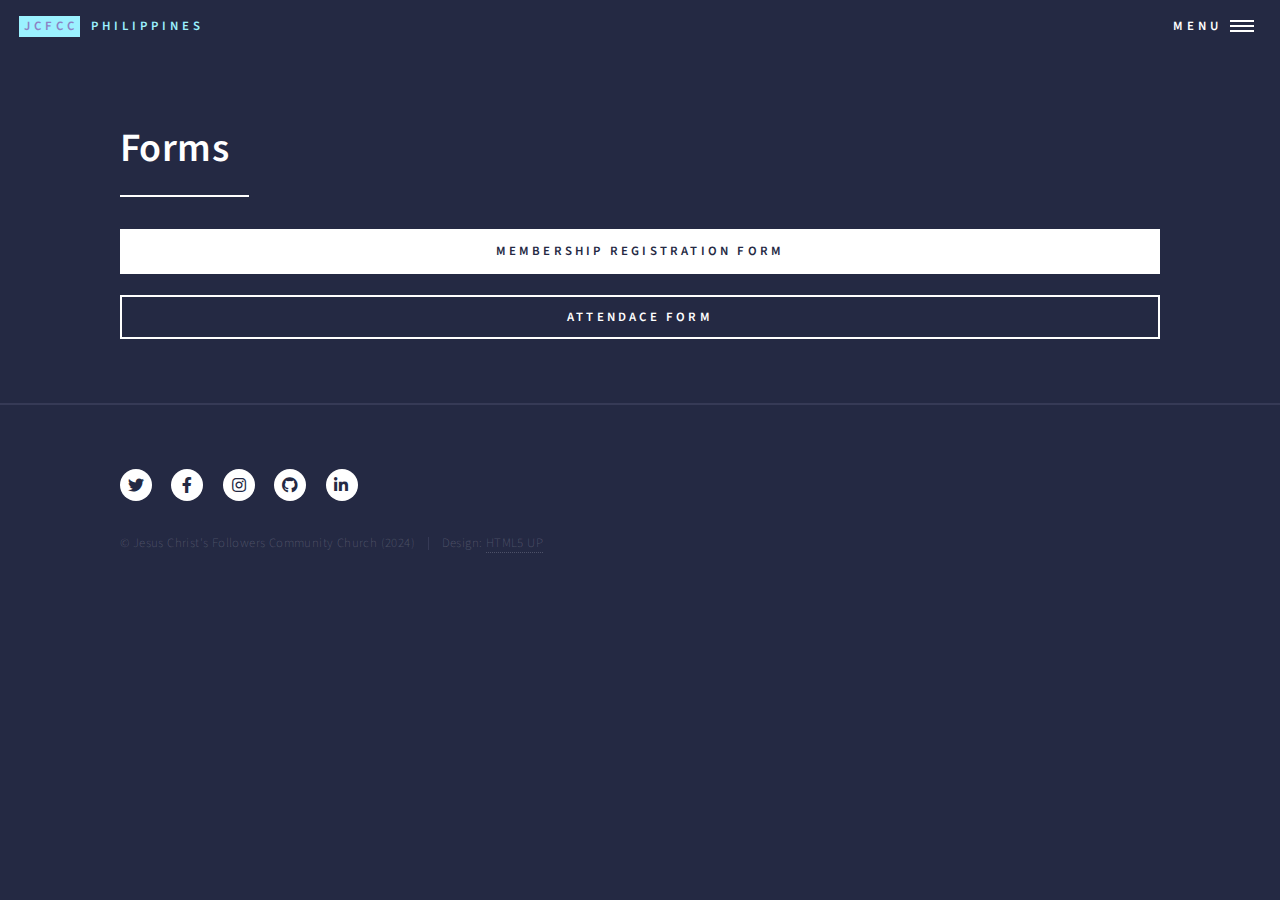
<file: forms.html>
<!DOCTYPE HTML>
<!--
	Forty by HTML5 UP
	html5up.net | @ajlkn
	Free for personal and commercial use under the CCA 3.0 license (html5up.net/license)
-->
<html>
	<head>
		<title>JCFCC Printable Forms</title>
		<meta charset="utf-8" />
		<meta name="viewport" content="width=device-width, initial-scale=1, user-scalable=no" />
		<link rel="stylesheet" href="assets/css/main.css" />
		<noscript><link rel="stylesheet" href="assets/css/noscript.css" /></noscript>
	</head>
	<body class="is-preload">

		<!-- Wrapper -->
			<div id="wrapper">

				<!-- Header -->
				<header id="header" class="alt style2">
					<a href="index.html" class="logo"><strong>JCFCC</strong> <span>Philippines</span></a>
					<nav>
						<a href="#menu">Menu</a>
					</nav>
				</header>

				<!-- Menu -->
				<nav id="menu">
					<ul class="links">
						<li><a href="index.html">Home</a></li>
						<li><a href="membership.html">Membership</a></li>
						<li><a href="members-information.html">Members Information</a></li>
						<li><a href="attendance.html">Attendance</a></li>
						<li><a href="birthdays-anniversaries.html">Birthdays & Anniversaries</a></li>
						<li><a href="prayer-requests.html">Prayer Requests</a></li>							
						<li><a href="forms.html">Forms</a></li>	
					</ul>
<!--					<ul class="actions stacked">
						<li><a href="#" class="button primary fit">Get Started</a></li>
						<li><a href="#" class="button fit">Log In</a></li>
					</ul>
				-->	
				</nav>

				<!-- Main -->
					<div id="main" class="alt">

						<!-- One -->
							<section id="one">
								<div class="inner">
									<header class="major">
										<h1>Forms</h1>
									</header>
									<div class="col-6 col-12-small">
										<ul class="actions stacked">
											<li><a href="https://drive.google.com/file/d/14-gy1T4SF_01DiIGHo920sIER1scb49u/view?usp=sharing" class="button primary fit">Membership Registration Form</a></li>
											<li><a href="https://drive.google.com/file/d/1X0z9vhdzyuyzafbhyVwJFj44rAUgSAM2/view?usp=sharing" class="button fit">Attendace Form</a></li>
										</ul>
									</div>
									<div>
										<!--<iframe width="100%" height="1100" src="https://lookerstudio.google.com/embed/reporting/a3d2c394-f3d3-4ed0-a985-2236416c10c1/page/nVb9D" frameborder="0" style="border:0" allowfullscreen sandbox="allow-storage-access-by-user-activation allow-scripts allow-same-origin allow-popups allow-popups-to-escape-sandbox"></iframe></div> -->
								<!--	<span class="image main"><img src="images/membershipID.jpg" alt="" /></span> -->
									<!--<p>Donec eget ex magna. Interdum et malesuada fames ac ante ipsum primis in faucibus. Pellentesque venenatis dolor imperdiet dolor mattis sagittis. Praesent rutrum sem diam, vitae egestas enim auctor sit amet. Pellentesque leo mauris, consectetur id ipsum sit amet, fergiat. Pellentesque in mi eu massa lacinia malesuada et a elit. Donec urna ex, lacinia in purus ac, pretium pulvinar mauris. Curabitur sapien risus, commodo eget turpis at, elementum convallis elit. Pellentesque enim turpis, hendrerit.</p>
									<p>Lorem ipsum dolor sit amet, consectetur adipiscing elit. Duis dapibus rutrum facilisis. Class aptent taciti sociosqu ad litora torquent per conubia nostra, per inceptos himenaeos. Etiam tristique libero eu nibh porttitor fermentum. Nullam venenatis erat id vehicula viverra. Nunc ultrices eros ut ultricies condimentum. Mauris risus lacus, blandit sit amet venenatis non, bibendum vitae dolor. Nunc lorem mauris, fringilla in aliquam at, euismod in lectus. Pellentesque habitant morbi tristique senectus et netus et malesuada fames ac turpis egestas. In non lorem sit amet elit placerat maximus. Pellentesque aliquam maximus risus, vel sed vehicula.</p>
									<p>Interdum et malesuada fames ac ante ipsum primis in faucibus. Pellentesque venenatis dolor imperdiet dolor mattis sagittis. Praesent rutrum sem diam, vitae egestas enim auctor sit amet. Pellentesque leo mauris, consectetur id ipsum sit amet, fersapien risus, commodo eget turpis at, elementum convallis elit. Pellentesque enim turpis, hendrerit tristique lorem ipsum dolor.</p>-->
								</div>
							</section>

					</div>

				<!-- Contact -->
				<section id="contact">
					<div class="inner">						

<!--						<section>
							<section>
								<div class="contact-method">
									<span class="icon solid alt fa-envelope"></span>
									<h3>SEC Registration Number:</h3>
									<strong>A199903137</strong>
									<a href="#">information@untitled.tld</a>
								</div>
							</section>								
								<form method="post" action="#">
								<div class="fields">
									<div class="field half">
										<label for="name">Name</label>
										<input type="text" name="name" id="name" />
									</div>
									<div class="field half">
										<label for="email">Email</label>
										<input type="text" name="email" id="email" />
									</div>
									<div class="field">
										<label for="message">Message</label>
										<textarea name="message" id="message" rows="6"></textarea>
									</div>
								</div>
								<ul class="actions">
									<li><input type="submit" value="Send Message" class="primary" /></li>
									<li><input type="reset" value="Clear" /></li>
								</ul>
							</form>

						</section>						
						<section class="split">
								<section>
								<div class="contact-method">
									<span class="icon solid alt fa-envelope"></span>
									<h3>Email</h3>
									<a href="#">information@untitled.tld</a>
								</div>
							</section>
							<section>
								<div class="contact-method">
									<span class="icon solid alt fa-phone"></span>
									<h3>Phone</h3>
									<span>(000) 000-0000 x12387</span>
								</div>
							</section>

							<section>
								<div class="contact-method">
									<span class="icon solid alt fa-home"></span>
									<h3>Address</h3>
									<span>1042 Block 41, Phase II-A<br />
									Bagong Nayon 2, Brgy. San Isidro<br />
									Antipolo City, Rizal <em>1870</em></span>
								</div>
							</section>
						</section>
					-->	
					</div>
				</section>

			<!-- Footer -->
				<footer id="footer">
					<div class="inner">
						<ul class="icons">
							<li><a href="#" class="icon brands alt fa-twitter"><span class="label">Twitter</span></a></li>
							<li><a href="#" class="icon brands alt fa-facebook-f"><span class="label">Facebook</span></a></li>
							<li><a href="#" class="icon brands alt fa-instagram"><span class="label">Instagram</span></a></li>
							<li><a href="#" class="icon brands alt fa-github"><span class="label">GitHub</span></a></li>
							<li><a href="#" class="icon brands alt fa-linkedin-in"><span class="label">LinkedIn</span></a></li>
						</ul>
						<ul class="copyright">
							<li>&copy; Jesus Christ's Followers Community Church (2024) </li><li>Design: <a href="https://html5up.net">HTML5 UP</a></li>
						</ul>
					</div>
				</footer>

		</div>

	<!-- Scripts -->
		<script src="assets/js/jquery.min.js"></script>
		<script src="assets/js/jquery.scrolly.min.js"></script>
		<script src="assets/js/jquery.scrollex.min.js"></script>
		<script src="assets/js/browser.min.js"></script>
		<script src="assets/js/breakpoints.min.js"></script>
		<script src="assets/js/util.js"></script>
		<script src="assets/js/main.js"></script>
		<script src="assets/js/right.click.js"></script>

	</body>
</html>
</file>
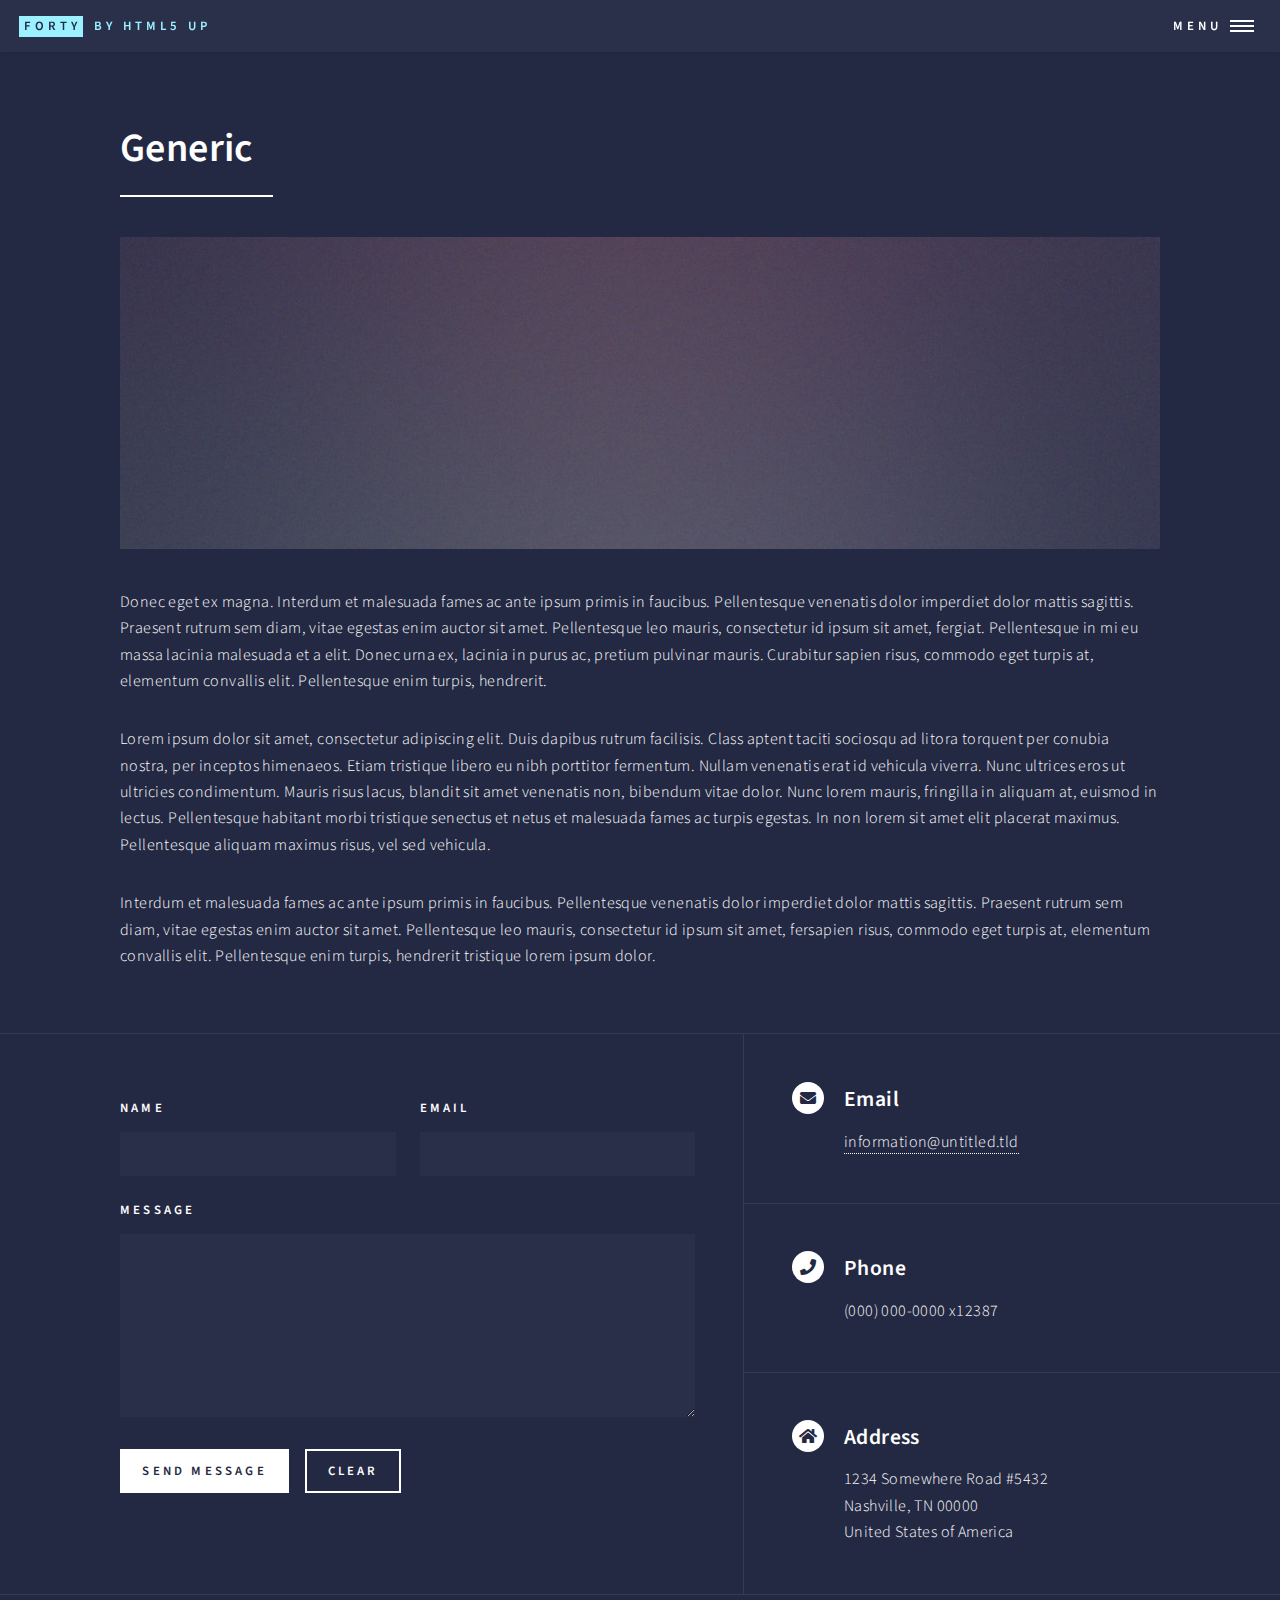
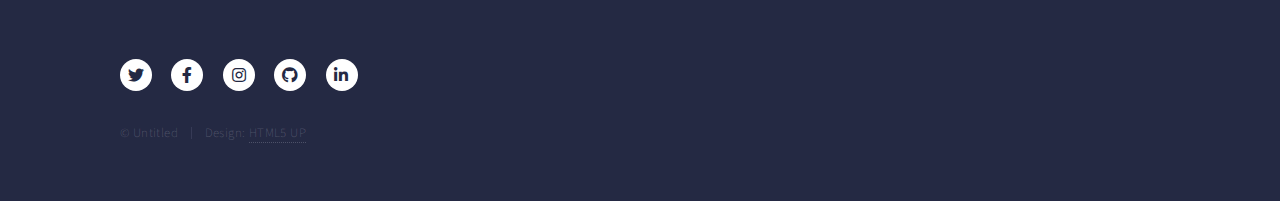
<file: generic.html>
<!DOCTYPE HTML>
<!--
	Forty by HTML5 UP
	html5up.net | @ajlkn
	Free for personal and commercial use under the CCA 3.0 license (html5up.net/license)
-->
<html>
	<head>
		<title>Generic - Forty by HTML5 UP</title>
		<meta charset="utf-8" />
		<meta name="viewport" content="width=device-width, initial-scale=1, user-scalable=no" />
		<link rel="stylesheet" href="assets/css/main.css" />
		<noscript><link rel="stylesheet" href="assets/css/noscript.css" /></noscript>
	</head>
	<body class="is-preload">

		<!-- Wrapper -->
			<div id="wrapper">

				<!-- Header -->
					<header id="header">
						<a href="index.html" class="logo"><strong>Forty</strong> <span>by HTML5 UP</span></a>
						<nav>
							<a href="#menu">Menu</a>
						</nav>
					</header>

				<!-- Menu -->
					<nav id="menu">
						<ul class="links">
							<li><a href="index.html">Home</a></li>
							<li><a href="landing.html">Landing</a></li>
							<li><a href="generic.html">Generic</a></li>
							<li><a href="elements.html">Elements</a></li>
						</ul>
						<ul class="actions stacked">
							<li><a href="#" class="button primary fit">Get Started</a></li>
							<li><a href="#" class="button fit">Log In</a></li>
						</ul>
					</nav>

				<!-- Main -->
					<div id="main" class="alt">

						<!-- One -->
							<section id="one">
								<div class="inner">
									<header class="major">
										<h1>Generic</h1>
									</header>
									<span class="image main"><img src="images/pic11.jpg" alt="" /></span>
									<p>Donec eget ex magna. Interdum et malesuada fames ac ante ipsum primis in faucibus. Pellentesque venenatis dolor imperdiet dolor mattis sagittis. Praesent rutrum sem diam, vitae egestas enim auctor sit amet. Pellentesque leo mauris, consectetur id ipsum sit amet, fergiat. Pellentesque in mi eu massa lacinia malesuada et a elit. Donec urna ex, lacinia in purus ac, pretium pulvinar mauris. Curabitur sapien risus, commodo eget turpis at, elementum convallis elit. Pellentesque enim turpis, hendrerit.</p>
									<p>Lorem ipsum dolor sit amet, consectetur adipiscing elit. Duis dapibus rutrum facilisis. Class aptent taciti sociosqu ad litora torquent per conubia nostra, per inceptos himenaeos. Etiam tristique libero eu nibh porttitor fermentum. Nullam venenatis erat id vehicula viverra. Nunc ultrices eros ut ultricies condimentum. Mauris risus lacus, blandit sit amet venenatis non, bibendum vitae dolor. Nunc lorem mauris, fringilla in aliquam at, euismod in lectus. Pellentesque habitant morbi tristique senectus et netus et malesuada fames ac turpis egestas. In non lorem sit amet elit placerat maximus. Pellentesque aliquam maximus risus, vel sed vehicula.</p>
									<p>Interdum et malesuada fames ac ante ipsum primis in faucibus. Pellentesque venenatis dolor imperdiet dolor mattis sagittis. Praesent rutrum sem diam, vitae egestas enim auctor sit amet. Pellentesque leo mauris, consectetur id ipsum sit amet, fersapien risus, commodo eget turpis at, elementum convallis elit. Pellentesque enim turpis, hendrerit tristique lorem ipsum dolor.</p>
								</div>
							</section>

					</div>

				<!-- Contact -->
					<section id="contact">
						<div class="inner">
							<section>
								<form method="post" action="#">
									<div class="fields">
										<div class="field half">
											<label for="name">Name</label>
											<input type="text" name="name" id="name" />
										</div>
										<div class="field half">
											<label for="email">Email</label>
											<input type="text" name="email" id="email" />
										</div>
										<div class="field">
											<label for="message">Message</label>
											<textarea name="message" id="message" rows="6"></textarea>
										</div>
									</div>
									<ul class="actions">
										<li><input type="submit" value="Send Message" class="primary" /></li>
										<li><input type="reset" value="Clear" /></li>
									</ul>
								</form>
							</section>
							<section class="split">
								<section>
									<div class="contact-method">
										<span class="icon solid alt fa-envelope"></span>
										<h3>Email</h3>
										<a href="#">information@untitled.tld</a>
									</div>
								</section>
								<section>
									<div class="contact-method">
										<span class="icon solid alt fa-phone"></span>
										<h3>Phone</h3>
										<span>(000) 000-0000 x12387</span>
									</div>
								</section>
								<section>
									<div class="contact-method">
										<span class="icon solid alt fa-home"></span>
										<h3>Address</h3>
										<span>1234 Somewhere Road #5432<br />
										Nashville, TN 00000<br />
										United States of America</span>
									</div>
								</section>
							</section>
						</div>
					</section>

				<!-- Footer -->
					<footer id="footer">
						<div class="inner">
							<ul class="icons">
								<li><a href="#" class="icon brands alt fa-twitter"><span class="label">Twitter</span></a></li>
								<li><a href="#" class="icon brands alt fa-facebook-f"><span class="label">Facebook</span></a></li>
								<li><a href="#" class="icon brands alt fa-instagram"><span class="label">Instagram</span></a></li>
								<li><a href="#" class="icon brands alt fa-github"><span class="label">GitHub</span></a></li>
								<li><a href="#" class="icon brands alt fa-linkedin-in"><span class="label">LinkedIn</span></a></li>
							</ul>
							<ul class="copyright">
								<li>&copy; Untitled</li><li>Design: <a href="https://html5up.net">HTML5 UP</a></li>
							</ul>
						</div>
					</footer>

			</div>

		<!-- Scripts -->
			<script src="assets/js/jquery.min.js"></script>
			<script src="assets/js/jquery.scrolly.min.js"></script>
			<script src="assets/js/jquery.scrollex.min.js"></script>
			<script src="assets/js/browser.min.js"></script>
			<script src="assets/js/breakpoints.min.js"></script>
			<script src="assets/js/util.js"></script>
			<script src="assets/js/main.js"></script>

	</body>
</html>
</file>
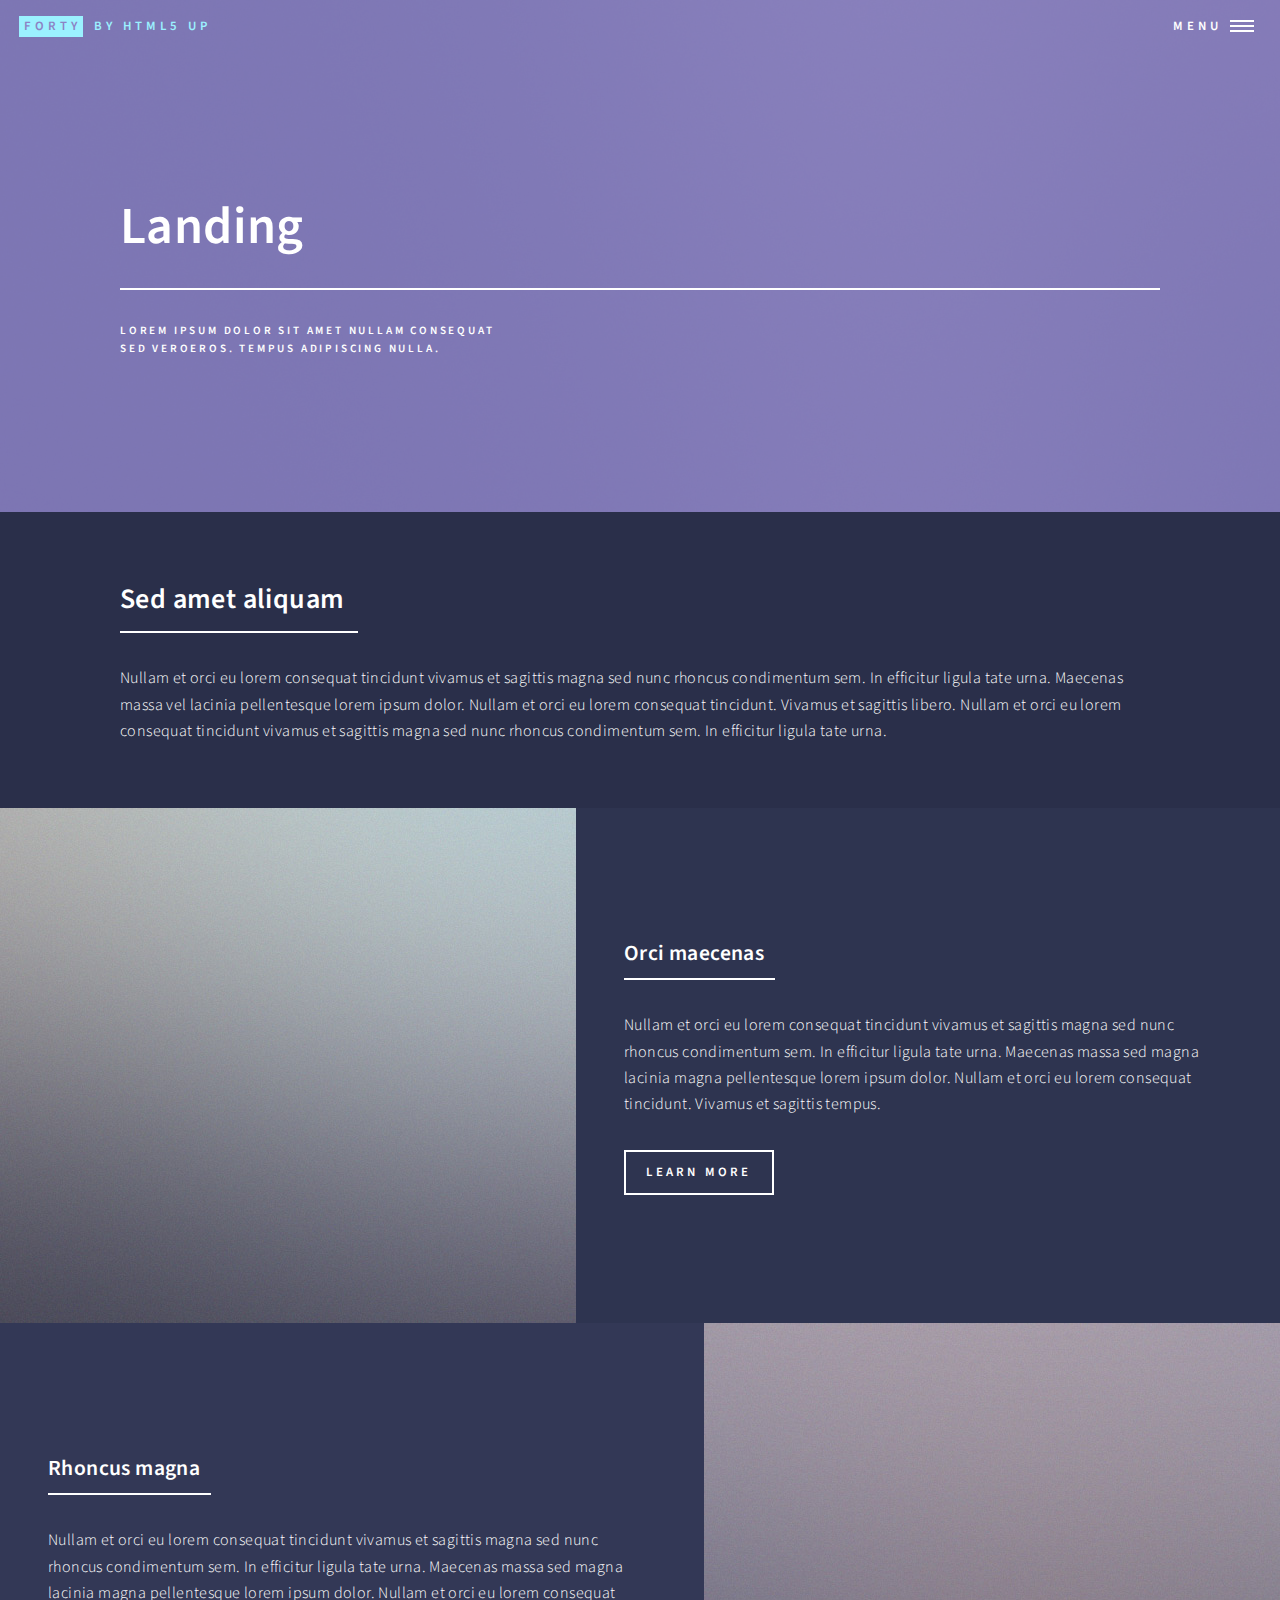
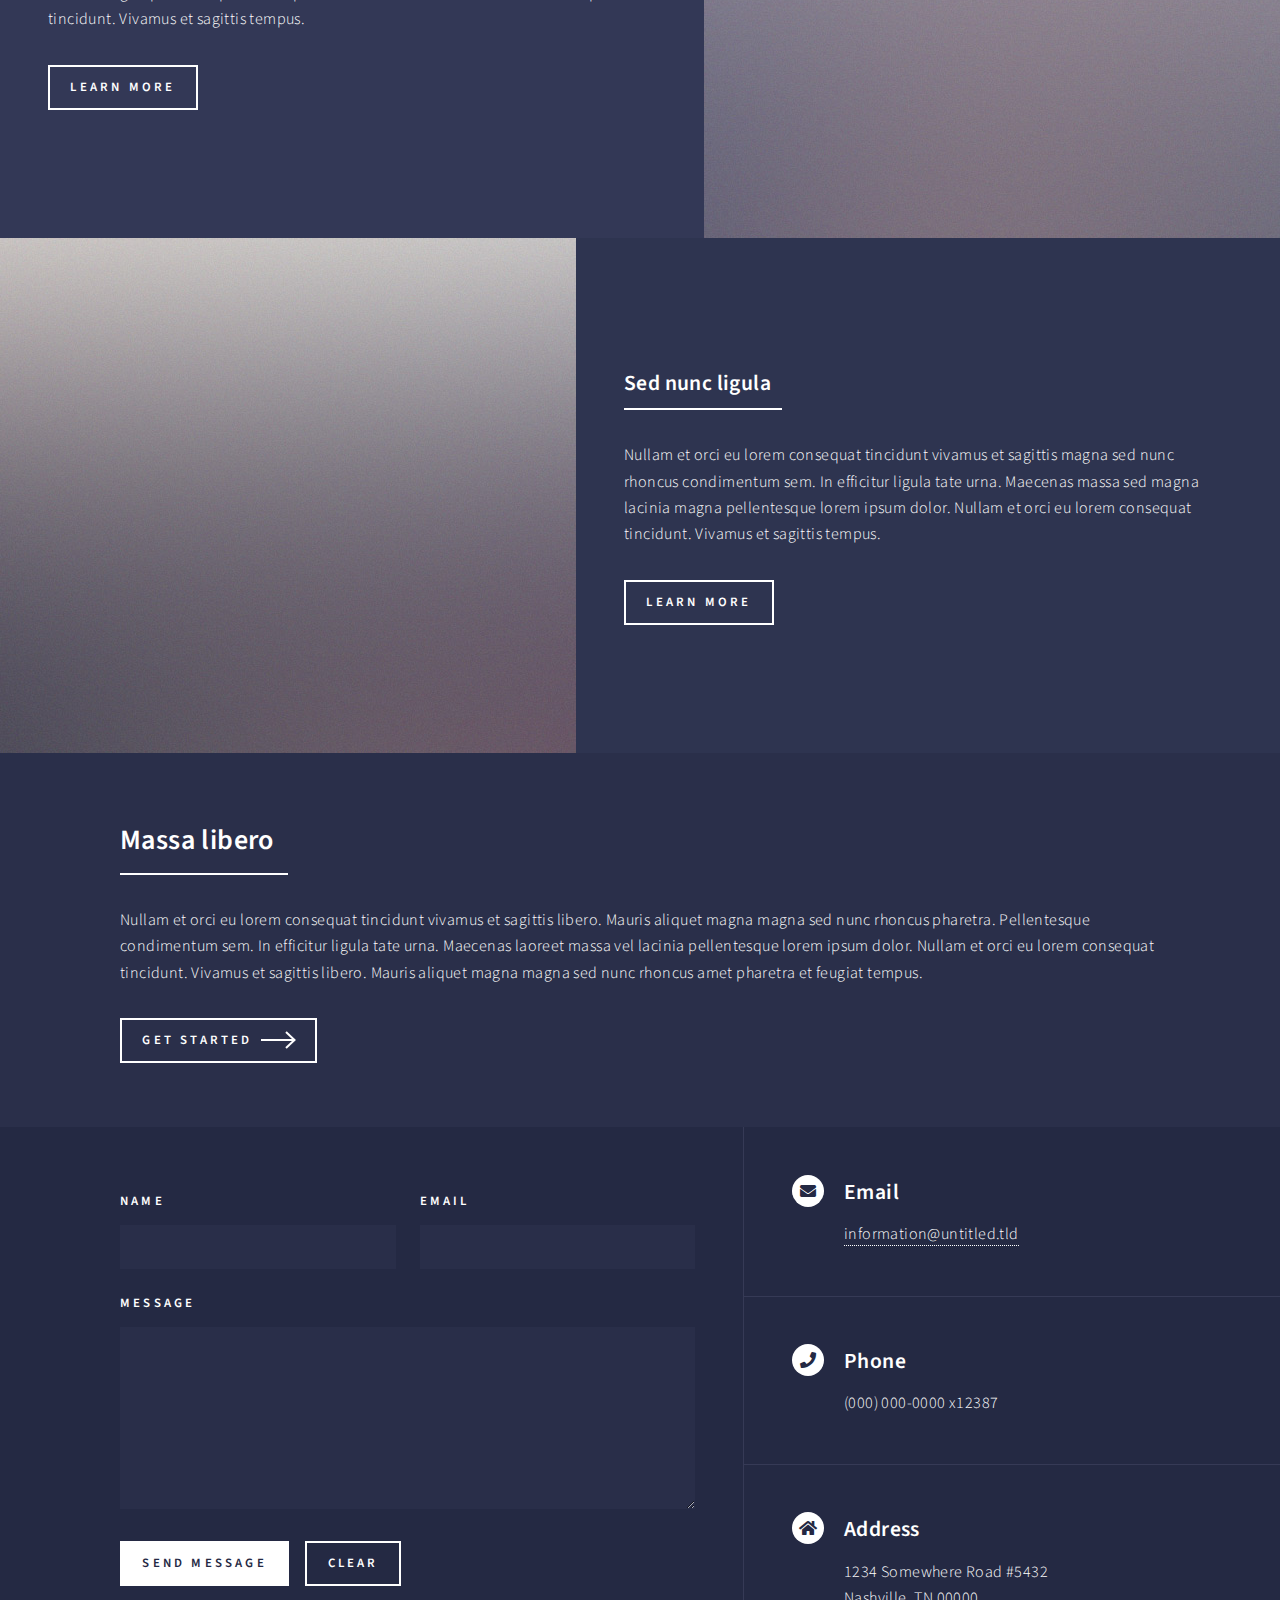
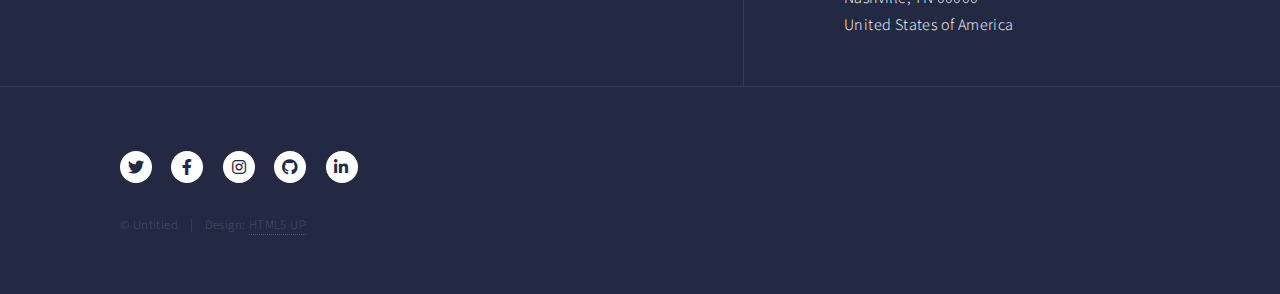
<file: landing.html>
<!DOCTYPE HTML>
<!--
	Forty by HTML5 UP
	html5up.net | @ajlkn
	Free for personal and commercial use under the CCA 3.0 license (html5up.net/license)
-->
<html>
	<head>
		<title>Landing - Forty by HTML5 UP</title>
		<meta charset="utf-8" />
		<meta name="viewport" content="width=device-width, initial-scale=1, user-scalable=no" />
		<link rel="stylesheet" href="assets/css/main.css" />
		<noscript><link rel="stylesheet" href="assets/css/noscript.css" /></noscript>
	</head>
	<body class="is-preload">

		<!-- Wrapper -->
			<div id="wrapper">

				<!-- Header -->
				<!-- Note: The "styleN" class below should match that of the banner element. -->
					<header id="header" class="alt style2">
						<a href="index.html" class="logo"><strong>Forty</strong> <span>by HTML5 UP</span></a>
						<nav>
							<a href="#menu">Menu</a>
						</nav>
					</header>

				<!-- Menu -->
					<nav id="menu">
						<ul class="links">
							<li><a href="index.html">Home</a></li>
							<li><a href="landing.html">Landing</a></li>
							<li><a href="generic.html">Generic</a></li>
							<li><a href="elements.html">Elements</a></li>
						</ul>
						<ul class="actions stacked">
							<li><a href="#" class="button primary fit">Get Started</a></li>
							<li><a href="#" class="button fit">Log In</a></li>
						</ul>
					</nav>

				<!-- Banner -->
				<!-- Note: The "styleN" class below should match that of the header element. -->
					<section id="banner" class="style2">
						<div class="inner">
							<span class="image">
								<img src="images/pic07.jpg" alt="" />
							</span>
							<header class="major">
								<h1>Landing</h1>
							</header>
							<div class="content">
								<p>Lorem ipsum dolor sit amet nullam consequat<br />
								sed veroeros. tempus adipiscing nulla.</p>
							</div>
						</div>
					</section>

				<!-- Main -->
					<div id="main">

						<!-- One -->
							<section id="one">
								<div class="inner">
									<header class="major">
										<h2>Sed amet aliquam</h2>
									</header>
									<p>Nullam et orci eu lorem consequat tincidunt vivamus et sagittis magna sed nunc rhoncus condimentum sem. In efficitur ligula tate urna. Maecenas massa vel lacinia pellentesque lorem ipsum dolor. Nullam et orci eu lorem consequat tincidunt. Vivamus et sagittis libero. Nullam et orci eu lorem consequat tincidunt vivamus et sagittis magna sed nunc rhoncus condimentum sem. In efficitur ligula tate urna.</p>
								</div>
							</section>

						<!-- Two -->
							<section id="two" class="spotlights">
								<section>
									<a href="generic.html" class="image">
										<img src="images/pic08.jpg" alt="" data-position="center center" />
									</a>
									<div class="content">
										<div class="inner">
											<header class="major">
												<h3>Orci maecenas</h3>
											</header>
											<p>Nullam et orci eu lorem consequat tincidunt vivamus et sagittis magna sed nunc rhoncus condimentum sem. In efficitur ligula tate urna. Maecenas massa sed magna lacinia magna pellentesque lorem ipsum dolor. Nullam et orci eu lorem consequat tincidunt. Vivamus et sagittis tempus.</p>
											<ul class="actions">
												<li><a href="generic.html" class="button">Learn more</a></li>
											</ul>
										</div>
									</div>
								</section>
								<section>
									<a href="generic.html" class="image">
										<img src="images/pic09.jpg" alt="" data-position="top center" />
									</a>
									<div class="content">
										<div class="inner">
											<header class="major">
												<h3>Rhoncus magna</h3>
											</header>
											<p>Nullam et orci eu lorem consequat tincidunt vivamus et sagittis magna sed nunc rhoncus condimentum sem. In efficitur ligula tate urna. Maecenas massa sed magna lacinia magna pellentesque lorem ipsum dolor. Nullam et orci eu lorem consequat tincidunt. Vivamus et sagittis tempus.</p>
											<ul class="actions">
												<li><a href="generic.html" class="button">Learn more</a></li>
											</ul>
										</div>
									</div>
								</section>
								<section>
									<a href="generic.html" class="image">
										<img src="images/pic10.jpg" alt="" data-position="25% 25%" />
									</a>
									<div class="content">
										<div class="inner">
											<header class="major">
												<h3>Sed nunc ligula</h3>
											</header>
											<p>Nullam et orci eu lorem consequat tincidunt vivamus et sagittis magna sed nunc rhoncus condimentum sem. In efficitur ligula tate urna. Maecenas massa sed magna lacinia magna pellentesque lorem ipsum dolor. Nullam et orci eu lorem consequat tincidunt. Vivamus et sagittis tempus.</p>
											<ul class="actions">
												<li><a href="generic.html" class="button">Learn more</a></li>
											</ul>
										</div>
									</div>
								</section>
							</section>

						<!-- Three -->
							<section id="three">
								<div class="inner">
									<header class="major">
										<h2>Massa libero</h2>
									</header>
									<p>Nullam et orci eu lorem consequat tincidunt vivamus et sagittis libero. Mauris aliquet magna magna sed nunc rhoncus pharetra. Pellentesque condimentum sem. In efficitur ligula tate urna. Maecenas laoreet massa vel lacinia pellentesque lorem ipsum dolor. Nullam et orci eu lorem consequat tincidunt. Vivamus et sagittis libero. Mauris aliquet magna magna sed nunc rhoncus amet pharetra et feugiat tempus.</p>
									<ul class="actions">
										<li><a href="generic.html" class="button next">Get Started</a></li>
									</ul>
								</div>
							</section>

					</div>

				<!-- Contact -->
					<section id="contact">
						<div class="inner">
							<section>
								<form method="post" action="#">
									<div class="fields">
										<div class="field half">
											<label for="name">Name</label>
											<input type="text" name="name" id="name" />
										</div>
										<div class="field half">
											<label for="email">Email</label>
											<input type="text" name="email" id="email" />
										</div>
										<div class="field">
											<label for="message">Message</label>
											<textarea name="message" id="message" rows="6"></textarea>
										</div>
									</div>
									<ul class="actions">
										<li><input type="submit" value="Send Message" class="primary" /></li>
										<li><input type="reset" value="Clear" /></li>
									</ul>
								</form>
							</section>
							<section class="split">
								<section>
									<div class="contact-method">
										<span class="icon solid alt fa-envelope"></span>
										<h3>Email</h3>
										<a href="#">information@untitled.tld</a>
									</div>
								</section>
								<section>
									<div class="contact-method">
										<span class="icon solid alt fa-phone"></span>
										<h3>Phone</h3>
										<span>(000) 000-0000 x12387</span>
									</div>
								</section>
								<section>
									<div class="contact-method">
										<span class="icon solid alt fa-home"></span>
										<h3>Address</h3>
										<span>1234 Somewhere Road #5432<br />
										Nashville, TN 00000<br />
										United States of America</span>
									</div>
								</section>
							</section>
						</div>
					</section>

				<!-- Footer -->
					<footer id="footer">
						<div class="inner">
							<ul class="icons">
								<li><a href="#" class="icon brands alt fa-twitter"><span class="label">Twitter</span></a></li>
								<li><a href="#" class="icon brands alt fa-facebook-f"><span class="label">Facebook</span></a></li>
								<li><a href="#" class="icon brands alt fa-instagram"><span class="label">Instagram</span></a></li>
								<li><a href="#" class="icon brands alt fa-github"><span class="label">GitHub</span></a></li>
								<li><a href="#" class="icon brands alt fa-linkedin-in"><span class="label">LinkedIn</span></a></li>
							</ul>
							<ul class="copyright">
								<li>&copy; Untitled</li><li>Design: <a href="https://html5up.net">HTML5 UP</a></li>
							</ul>
						</div>
					</footer>

			</div>

		<!-- Scripts -->
			<script src="assets/js/jquery.min.js"></script>
			<script src="assets/js/jquery.scrolly.min.js"></script>
			<script src="assets/js/jquery.scrollex.min.js"></script>
			<script src="assets/js/browser.min.js"></script>
			<script src="assets/js/breakpoints.min.js"></script>
			<script src="assets/js/util.js"></script>
			<script src="assets/js/main.js"></script>

	</body>
</html>
</file>
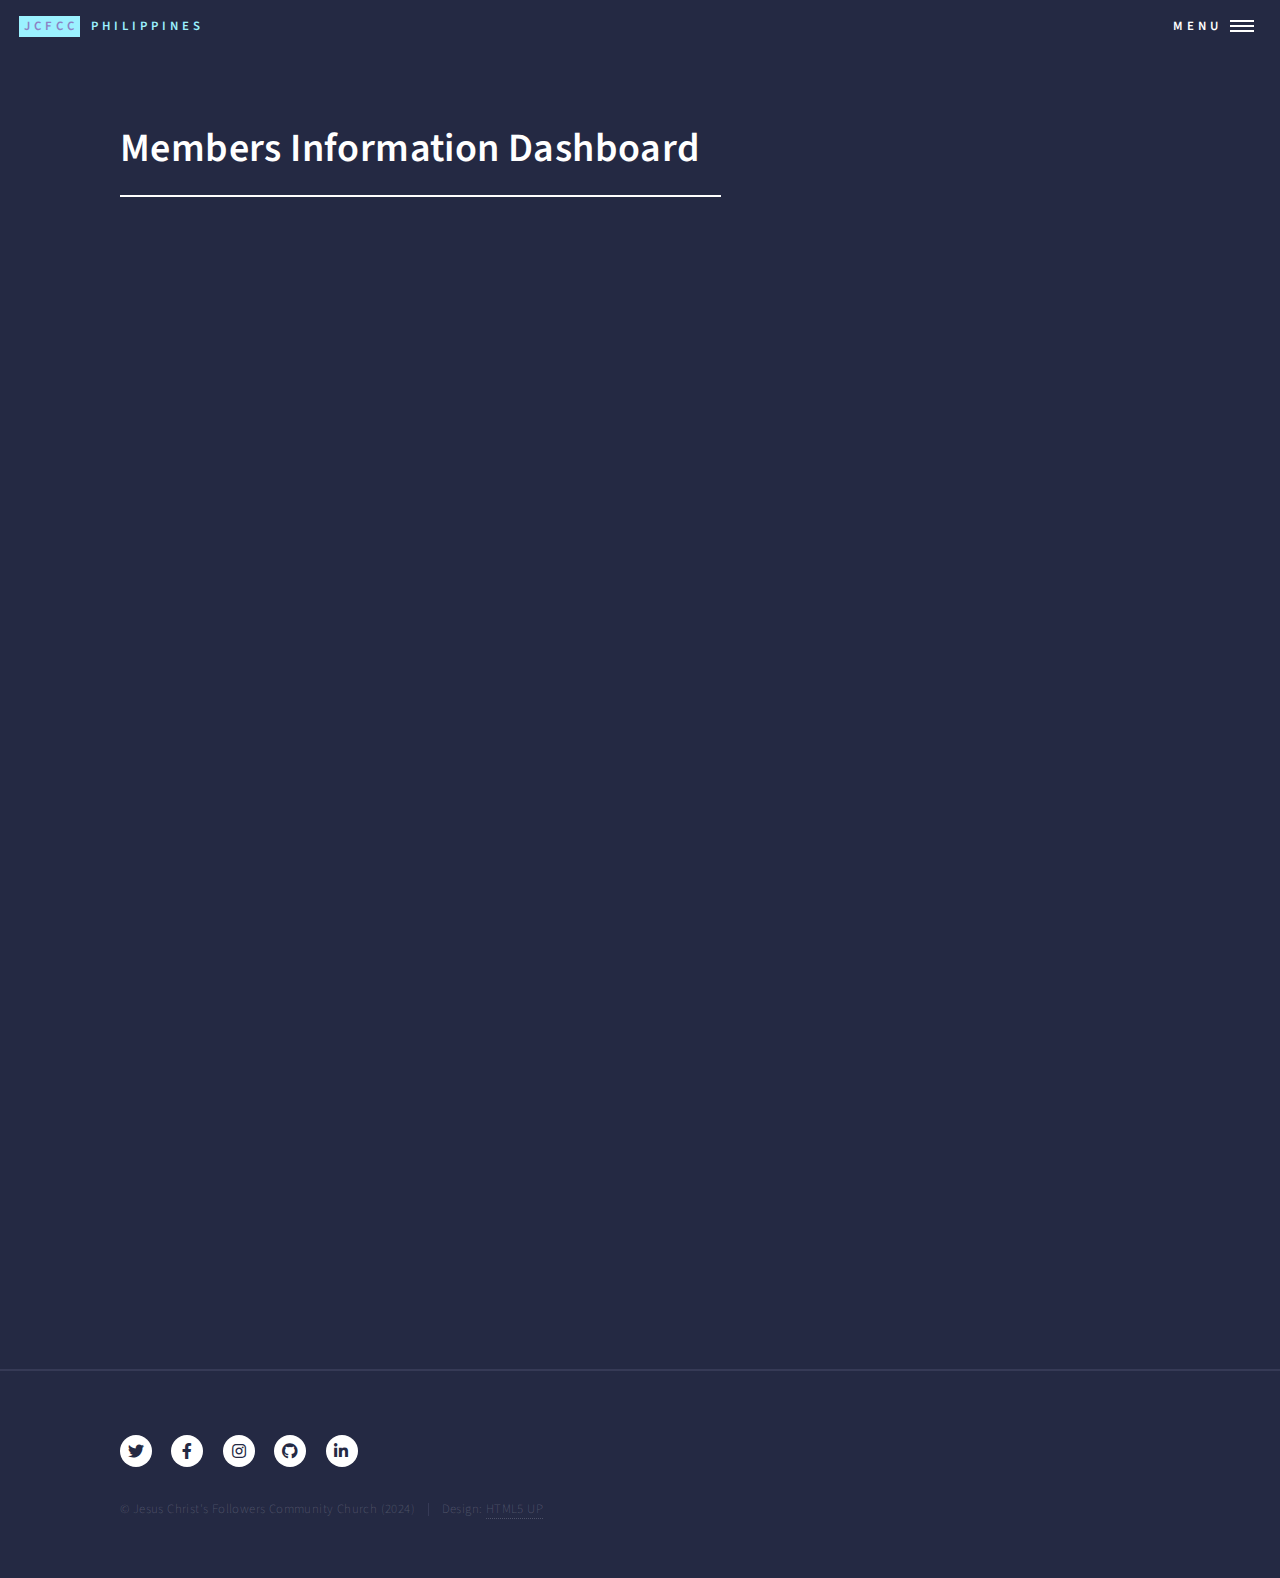
<file: members-information.html>
<!DOCTYPE HTML>
<!--
	Forty by HTML5 UP
	html5up.net | @ajlkn
	Free for personal and commercial use under the CCA 3.0 license (html5up.net/license)
-->
<html>
	<head>
		<title>JCFCC Registration Form</title>
		<meta charset="utf-8" />
		<meta name="viewport" content="width=device-width, initial-scale=1, user-scalable=no" />
		<link rel="stylesheet" href="assets/css/main.css" />
		<noscript><link rel="stylesheet" href="assets/css/noscript.css" /></noscript>
	</head>
	<body class="is-preload">

		<!-- Wrapper -->
			<div id="wrapper">

				<!-- Header -->
				<header id="header" class="alt style2">
					<a href="index.html" class="logo"><strong>JCFCC</strong> <span>Philippines</span></a>
					<nav>
						<a href="#menu">Menu</a>
					</nav>
				</header>

				<!-- Menu -->
				<nav id="menu">
					<ul class="links">
						<li><a href="index.html">Home</a></li>
						<li><a href="membership.html">Membership</a></li>
						<li><a href="members-information.html">Members Information</a></li>
						<li><a href="attendance.html">Attendance</a></li>
						<li><a href="birthdays-anniversaries.html">Birthdays & Anniversaries</a></li>
						<li><a href="prayer-requests.html">Prayer Requests</a></li>							
						<li><a href="forms.html">Forms</a></li>	
					</ul>
					<ul class="actions stacked">
						<li><a href="#" class="button primary fit">Get Started</a></li>
<!--						<li><a href="#" class="button fit">Log In</a></li>	-->
					</ul>
				</nav>

				<!-- Main -->
					<div id="main" class="alt">

						<!-- One -->
							<section id="one">
								<div class="inner">
									<header class="major">
										<h1>Members Information Dashboard</h1>
									</header>
									<div><iframe width="100%" height="1100" src="https://lookerstudio.google.com/embed/reporting/8099789d-88a6-46b8-9ece-bd0544f9f6a6/page/p_kd80f9wbuc" frameborder="0" style="border:0" allowfullscreen sandbox="allow-storage-access-by-user-activation allow-scripts allow-same-origin allow-popups allow-popups-to-escape-sandbox"></iframe></div>
								<!--	<span class="image main"><img src="images/membershipID.jpg" alt="" /></span> -->
									<!--<p>Donec eget ex magna. Interdum et malesuada fames ac ante ipsum primis in faucibus. Pellentesque venenatis dolor imperdiet dolor mattis sagittis. Praesent rutrum sem diam, vitae egestas enim auctor sit amet. Pellentesque leo mauris, consectetur id ipsum sit amet, fergiat. Pellentesque in mi eu massa lacinia malesuada et a elit. Donec urna ex, lacinia in purus ac, pretium pulvinar mauris. Curabitur sapien risus, commodo eget turpis at, elementum convallis elit. Pellentesque enim turpis, hendrerit.</p>
									<p>Lorem ipsum dolor sit amet, consectetur adipiscing elit. Duis dapibus rutrum facilisis. Class aptent taciti sociosqu ad litora torquent per conubia nostra, per inceptos himenaeos. Etiam tristique libero eu nibh porttitor fermentum. Nullam venenatis erat id vehicula viverra. Nunc ultrices eros ut ultricies condimentum. Mauris risus lacus, blandit sit amet venenatis non, bibendum vitae dolor. Nunc lorem mauris, fringilla in aliquam at, euismod in lectus. Pellentesque habitant morbi tristique senectus et netus et malesuada fames ac turpis egestas. In non lorem sit amet elit placerat maximus. Pellentesque aliquam maximus risus, vel sed vehicula.</p>
									<p>Interdum et malesuada fames ac ante ipsum primis in faucibus. Pellentesque venenatis dolor imperdiet dolor mattis sagittis. Praesent rutrum sem diam, vitae egestas enim auctor sit amet. Pellentesque leo mauris, consectetur id ipsum sit amet, fersapien risus, commodo eget turpis at, elementum convallis elit. Pellentesque enim turpis, hendrerit tristique lorem ipsum dolor.</p>-->
								</div>
							</section>

					</div>

				<!-- Contact -->
				<section id="contact">
					<div class="inner">						

<!--						<section>
							<section>
								<div class="contact-method">
									<span class="icon solid alt fa-envelope"></span>
									<h3>SEC Registration Number:</h3>
									<strong>A199903137</strong>
									<a href="#">information@untitled.tld</a>
								</div>
							</section>								
								<form method="post" action="#">
								<div class="fields">
									<div class="field half">
										<label for="name">Name</label>
										<input type="text" name="name" id="name" />
									</div>
									<div class="field half">
										<label for="email">Email</label>
										<input type="text" name="email" id="email" />
									</div>
									<div class="field">
										<label for="message">Message</label>
										<textarea name="message" id="message" rows="6"></textarea>
									</div>
								</div>
								<ul class="actions">
									<li><input type="submit" value="Send Message" class="primary" /></li>
									<li><input type="reset" value="Clear" /></li>
								</ul>
							</form>

						</section>						
						<section class="split">
								<section>
								<div class="contact-method">
									<span class="icon solid alt fa-envelope"></span>
									<h3>Email</h3>
									<a href="#">information@untitled.tld</a>
								</div>
							</section>
							<section>
								<div class="contact-method">
									<span class="icon solid alt fa-phone"></span>
									<h3>Phone</h3>
									<span>(000) 000-0000 x12387</span>
								</div>
							</section>

							<section>
								<div class="contact-method">
									<span class="icon solid alt fa-home"></span>
									<h3>Address</h3>
									<span>1042 Block 41, Phase II-A<br />
									Bagong Nayon 2, Brgy. San Isidro<br />
									Antipolo City, Rizal <em>1870</em></span>
								</div>
							</section>
						</section>
					-->	
					</div>
				</section>

			<!-- Footer -->
				<footer id="footer">
					<div class="inner">
						<ul class="icons">
							<li><a href="#" class="icon brands alt fa-twitter"><span class="label">Twitter</span></a></li>
							<li><a href="#" class="icon brands alt fa-facebook-f"><span class="label">Facebook</span></a></li>
							<li><a href="#" class="icon brands alt fa-instagram"><span class="label">Instagram</span></a></li>
							<li><a href="#" class="icon brands alt fa-github"><span class="label">GitHub</span></a></li>
							<li><a href="#" class="icon brands alt fa-linkedin-in"><span class="label">LinkedIn</span></a></li>
						</ul>
						<ul class="copyright">
							<li>&copy; Jesus Christ's Followers Community Church (2024) </li><li>Design: <a href="https://html5up.net">HTML5 UP</a></li>
						</ul>
					</div>
				</footer>

		</div>

	<!-- Scripts -->
		<script src="assets/js/jquery.min.js"></script>
		<script src="assets/js/jquery.scrolly.min.js"></script>
		<script src="assets/js/jquery.scrollex.min.js"></script>
		<script src="assets/js/browser.min.js"></script>
		<script src="assets/js/breakpoints.min.js"></script>
		<script src="assets/js/util.js"></script>
		<script src="assets/js/main.js"></script>
		<script src="assets/js/right.click.js"></script>

	</body>
</html>
</file>
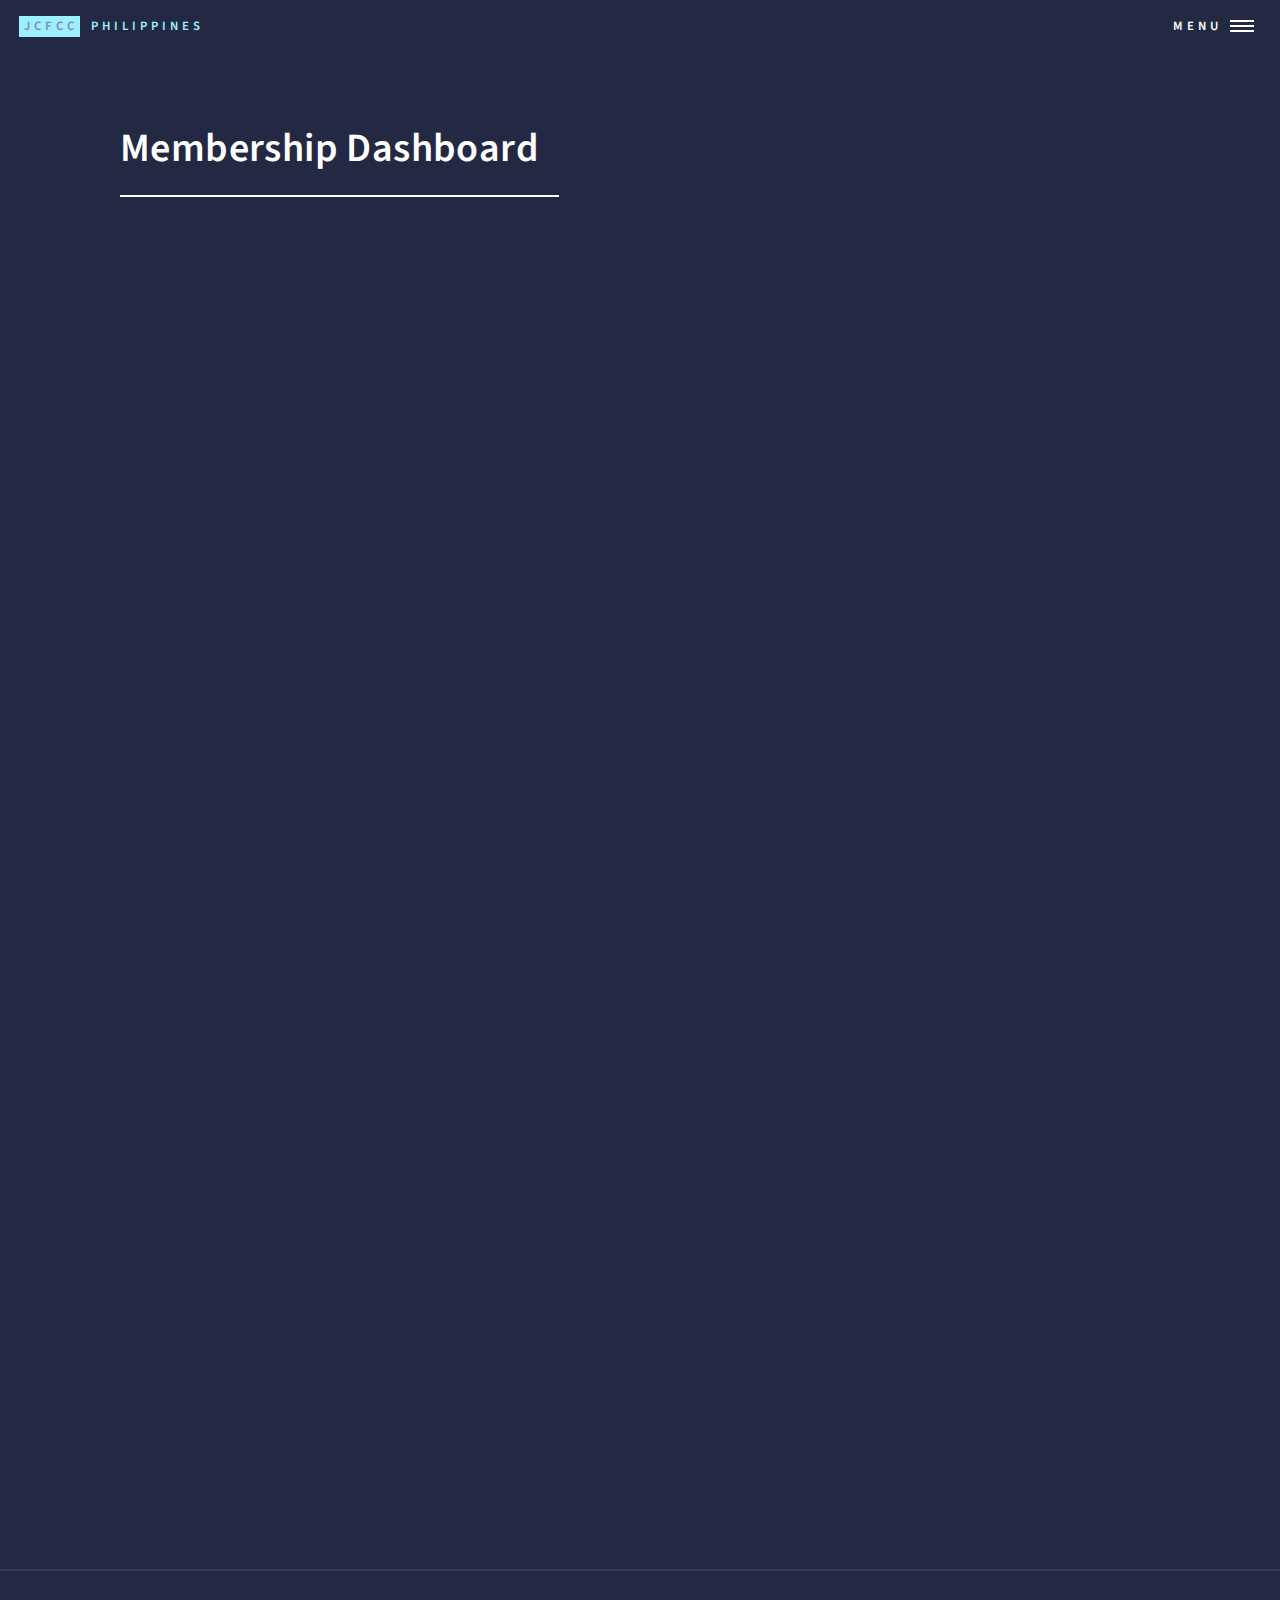
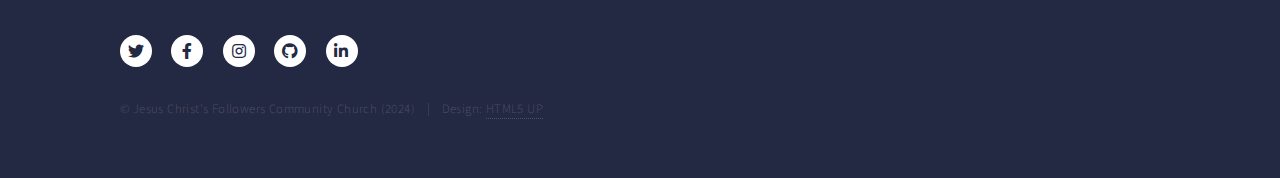
<file: membership.html>
<!DOCTYPE HTML>
<!--
	Forty by HTML5 UP
	html5up.net | @ajlkn
	Free for personal and commercial use under the CCA 3.0 license (html5up.net/license)
-->
<html>
	<head>
		<title>JCFCC Registration Form</title>
		<meta charset="utf-8" />
		<meta name="viewport" content="width=device-width, initial-scale=1, user-scalable=no" />
		<link rel="stylesheet" href="assets/css/main.css" />
		<noscript><link rel="stylesheet" href="assets/css/noscript.css" /></noscript>
	</head>
	<body class="is-preload">

		<!-- Wrapper -->
			<div id="wrapper">

				<!-- Header -->
				<header id="header" class="alt style2">
					<a href="index.html" class="logo"><strong>JCFCC</strong> <span>Philippines</span></a>
					<nav>
						<a href="#menu">Menu</a>
					</nav>
				</header>

				<!-- Menu -->
				<nav id="menu">
					<ul class="links">
						<li><a href="index.html">Home</a></li>
						<li><a href="membership.html">Membership</a></li>
						<li><a href="members-information.html">Members Information</a></li>
						<li><a href="attendance.html">Attendance</a></li>
						<li><a href="birthdays-anniversaries.html">Birthdays & Anniversaries</a></li>
						<li><a href="prayer-requests.html">Prayer Requests</a></li>							
						<li><a href="forms.html">Forms</a></li>	
					</ul>
					<ul class="actions stacked">
						<li><a href="#" class="button primary fit">Get Started</a></li>
<!--						<li><a href="#" class="button fit">Log In</a></li>	-->
					</ul>
				</nav>

				<!-- Main -->
					<div id="main" class="alt">

						<!-- One -->
							<section id="one">
								<div class="inner">
									<header class="major">
										<h1>Membership Dashboard</h1>
									</header>
									<div><iframe width="100%" height="1300" src="https://lookerstudio.google.com/embed/reporting/1080bf6c-499b-44b4-85b4-cae38a679041/page/NAMrC" frameborder="0" style="border:0" allowfullscreen sandbox="allow-storage-access-by-user-activation allow-scripts allow-same-origin allow-popups allow-popups-to-escape-sandbox"></iframe></div>
								<!--	<span class="image main"><img src="images/membershipID.jpg" alt="" /></span> -->
									<!--<p>Donec eget ex magna. Interdum et malesuada fames ac ante ipsum primis in faucibus. Pellentesque venenatis dolor imperdiet dolor mattis sagittis. Praesent rutrum sem diam, vitae egestas enim auctor sit amet. Pellentesque leo mauris, consectetur id ipsum sit amet, fergiat. Pellentesque in mi eu massa lacinia malesuada et a elit. Donec urna ex, lacinia in purus ac, pretium pulvinar mauris. Curabitur sapien risus, commodo eget turpis at, elementum convallis elit. Pellentesque enim turpis, hendrerit.</p>
									<p>Lorem ipsum dolor sit amet, consectetur adipiscing elit. Duis dapibus rutrum facilisis. Class aptent taciti sociosqu ad litora torquent per conubia nostra, per inceptos himenaeos. Etiam tristique libero eu nibh porttitor fermentum. Nullam venenatis erat id vehicula viverra. Nunc ultrices eros ut ultricies condimentum. Mauris risus lacus, blandit sit amet venenatis non, bibendum vitae dolor. Nunc lorem mauris, fringilla in aliquam at, euismod in lectus. Pellentesque habitant morbi tristique senectus et netus et malesuada fames ac turpis egestas. In non lorem sit amet elit placerat maximus. Pellentesque aliquam maximus risus, vel sed vehicula.</p>
									<p>Interdum et malesuada fames ac ante ipsum primis in faucibus. Pellentesque venenatis dolor imperdiet dolor mattis sagittis. Praesent rutrum sem diam, vitae egestas enim auctor sit amet. Pellentesque leo mauris, consectetur id ipsum sit amet, fersapien risus, commodo eget turpis at, elementum convallis elit. Pellentesque enim turpis, hendrerit tristique lorem ipsum dolor.</p>-->
								</div>
							</section>

					</div>

				<!-- Contact -->
				<section id="contact">
					<div class="inner">						

<!--						<section>
							<section>
								<div class="contact-method">
									<span class="icon solid alt fa-envelope"></span>
									<h3>SEC Registration Number:</h3>
									<strong>A199903137</strong>
									<a href="#">information@untitled.tld</a>
								</div>
							</section>								
								<form method="post" action="#">
								<div class="fields">
									<div class="field half">
										<label for="name">Name</label>
										<input type="text" name="name" id="name" />
									</div>
									<div class="field half">
										<label for="email">Email</label>
										<input type="text" name="email" id="email" />
									</div>
									<div class="field">
										<label for="message">Message</label>
										<textarea name="message" id="message" rows="6"></textarea>
									</div>
								</div>
								<ul class="actions">
									<li><input type="submit" value="Send Message" class="primary" /></li>
									<li><input type="reset" value="Clear" /></li>
								</ul>
							</form>

						</section>						
						<section class="split">
								<section>
								<div class="contact-method">
									<span class="icon solid alt fa-envelope"></span>
									<h3>Email</h3>
									<a href="#">information@untitled.tld</a>
								</div>
							</section>
							<section>
								<div class="contact-method">
									<span class="icon solid alt fa-phone"></span>
									<h3>Phone</h3>
									<span>(000) 000-0000 x12387</span>
								</div>
							</section>

							<section>
								<div class="contact-method">
									<span class="icon solid alt fa-home"></span>
									<h3>Address</h3>
									<span>1042 Block 41, Phase II-A<br />
									Bagong Nayon 2, Brgy. San Isidro<br />
									Antipolo City, Rizal <em>1870</em></span>
								</div>
							</section>
						</section>
					-->	
					</div>
				</section>

			<!-- Footer -->
				<footer id="footer">
					<div class="inner">
						<ul class="icons">
							<li><a href="#" class="icon brands alt fa-twitter"><span class="label">Twitter</span></a></li>
							<li><a href="#" class="icon brands alt fa-facebook-f"><span class="label">Facebook</span></a></li>
							<li><a href="#" class="icon brands alt fa-instagram"><span class="label">Instagram</span></a></li>
							<li><a href="#" class="icon brands alt fa-github"><span class="label">GitHub</span></a></li>
							<li><a href="#" class="icon brands alt fa-linkedin-in"><span class="label">LinkedIn</span></a></li>
						</ul>
						<ul class="copyright">
							<li>&copy; Jesus Christ's Followers Community Church (2024) </li><li>Design: <a href="https://html5up.net">HTML5 UP</a></li>
						</ul>
					</div>
				</footer>

		</div>

	<!-- Scripts -->
		<script src="assets/js/jquery.min.js"></script>
		<script src="assets/js/jquery.scrolly.min.js"></script>
		<script src="assets/js/jquery.scrollex.min.js"></script>
		<script src="assets/js/browser.min.js"></script>
		<script src="assets/js/breakpoints.min.js"></script>
		<script src="assets/js/util.js"></script>
		<script src="assets/js/main.js"></script>
		<script src="assets/js/right.click.js"></script>

	</body>
</html>
</file>
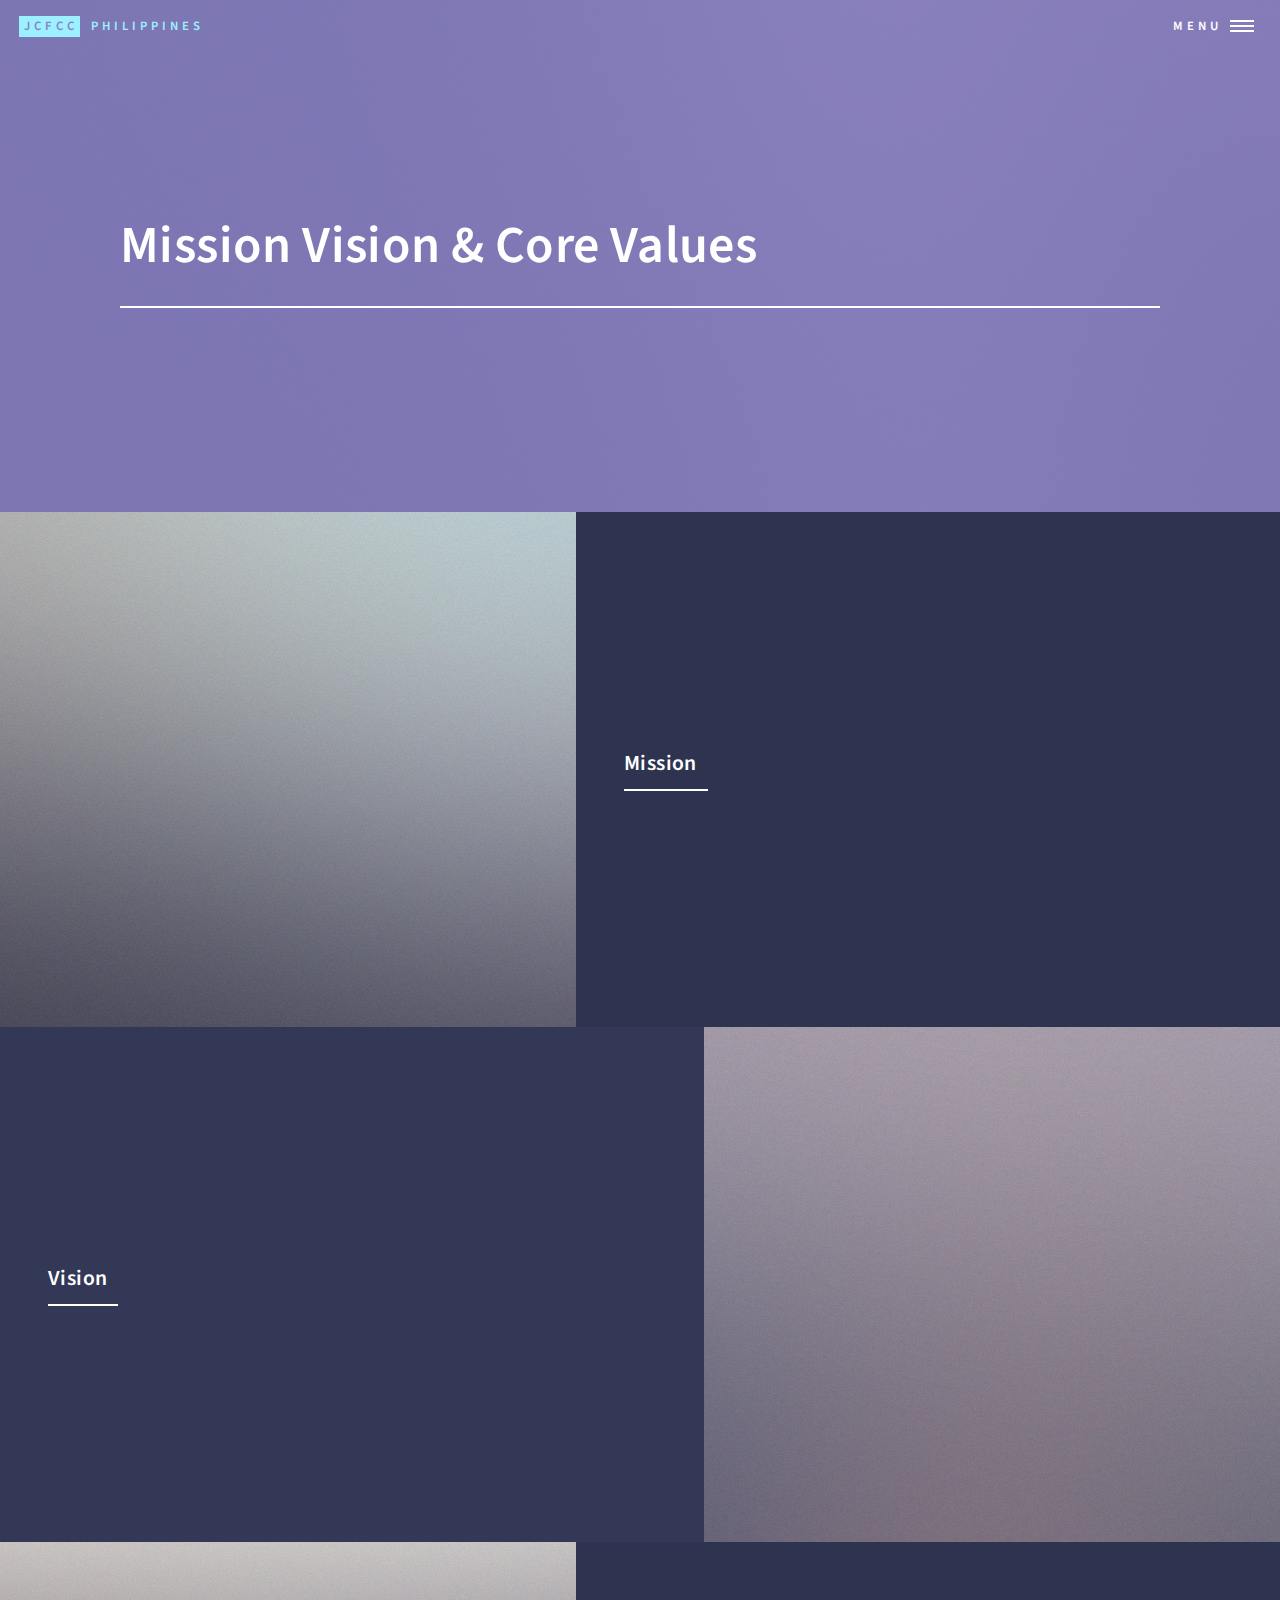
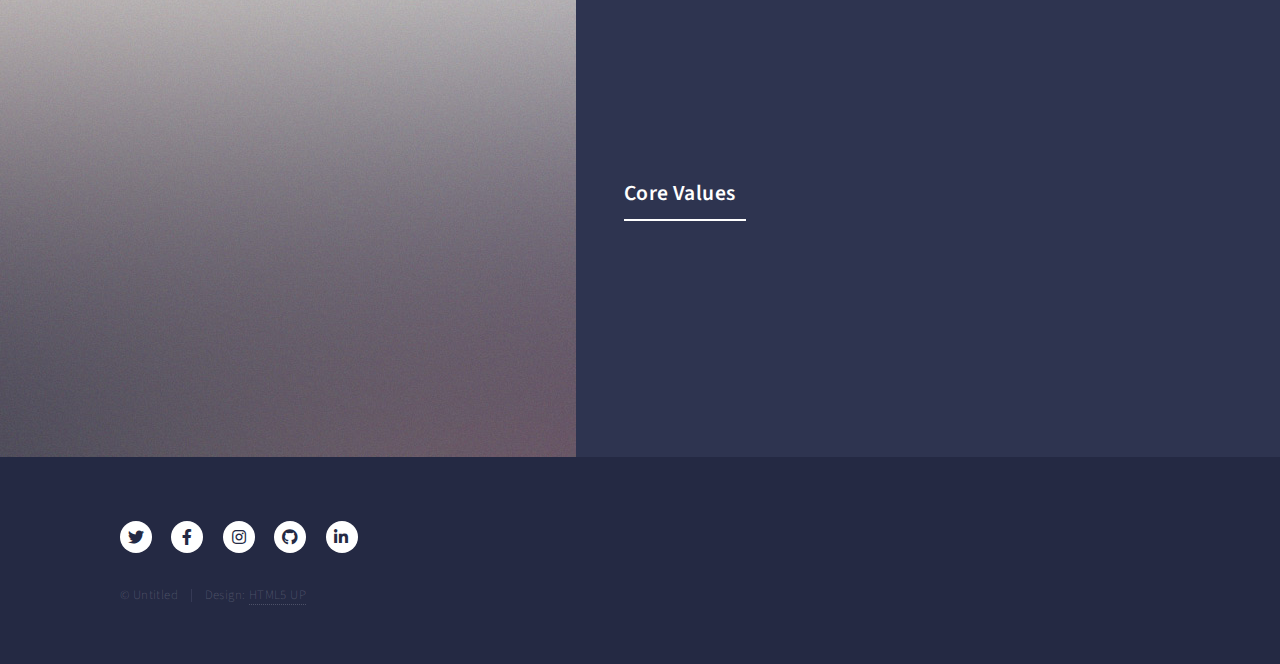
<file: mission-vision-values.html>
<!DOCTYPE HTML>
<!--
	Forty by HTML5 UP
	html5up.net | @ajlkn
	Free for personal and commercial use under the CCA 3.0 license (html5up.net/license)
-->
<html>
	<head>
		<title>JCFCC Mission Vision & Core Values</title>
		<meta charset="utf-8" />
		<meta name="viewport" content="width=device-width, initial-scale=1, user-scalable=no" />
		<link rel="stylesheet" href="assets/css/main.css" />
		<noscript><link rel="stylesheet" href="assets/css/noscript.css" /></noscript>
	</head>
	<body class="is-preload">

		<!-- Wrapper -->
			<div id="wrapper">

				<!-- Header -->
				<!-- Note: The "styleN" class below should match that of the banner element. -->
					<header id="header" class="alt style2">
						<a href="index.html" class="logo"><strong>JCFCC</strong> <span>Philippines</span></a>
						<nav>
							<a href="#menu">Menu</a>
						</nav>
					</header>

				<!-- Menu -->
					<nav id="menu">
						<ul class="links">
							<li><a href="index.html">Home</a></li>
							<li><a href="attendance-registration.html">Attendance & Registration</a></li>
							<li><a href="weekly-activities.html">Weekly Activities</a></li>
							<li><a href="announcements.html">Announcements</a></li>
							<li><a href="outreaches.html">Outreaches</a></li>
							<li><a href="mission-vision-values.html">Mission Vision Values</a></li>
						</ul>
					</nav>

				<!-- Banner -->
				<!-- Note: The "styleN" class below should match that of the header element. -->
					<section id="banner" class="style2">
						<div class="inner">
							<span class="image">
								<img src="images/pic07.jpg" alt="" />
							</span>
							<header class="major">
								<h1>Mission Vision & Core Values</h1>
							</header>
							<div class="content">
							<!--	<p>Lorem ipsum dolor sit amet nullam consequat<br />  
								sed veroeros. tempus adipiscing nulla.</p> -->
							</div>
						</div>
					</section>

				<!-- Main -->
					<div id="main">

						<!-- One -->
<!--							<section id="one">
								<div class="inner">
									<header class="major">
										<h2>Mission</h2>
									</header>
									<p>orci eu lorem consequat tincidunt. Vivamus et sagittis libero. Nullam et orci eu lorem consequat tincidunt vivamus et sagittis magna sed nunc rhoncus condimentum sem. In efficitur ligula tate urna.</p> 
								</div>
							</section>
						-->		
						<!-- Two -->
							<section id="two" class="spotlights">
								<section>
									<a href="generic.html" class="image">
										<img src="images/pic08.jpg" alt="" data-position="center center" />
									</a>
									<div class="content">
										<div class="inner">
											<header class="major">
												<h3>Mission</h3>
											</header>
<!--											<p>Nullam et orci eu lorem consequat tincidunt vivamus et sagittis magna sed nunc rhoncus condimentum sem. In efficitur ligula tate urna. Maecenas massa sed magna lacinia magna pellentesque lorem ipsum dolor. Nullam et orci eu lorem consequat tincidunt. Vivamus et sagittis tempus.</p> 
											<ul class="actions">
												<li><a href="generic.html" class="button">Learn more</a></li>
											</ul>
										-->	
										</div>
									</div>
								</section>
								<section>
									<a href="generic.html" class="image">
										<img src="images/pic09.jpg" alt="" data-position="top center" />
									</a>
									<div class="content">
										<div class="inner">
											<header class="major">
												<h3>Vision</h3>
											</header>
<!--											<p>Nullam et orci eu lorem consequat tincidunt vivamus et sagittis magna sed nunc rhoncus condimentum sem. In efficitur ligula tate urna. Maecenas massa sed magna lacinia magna pellentesque lorem ipsum dolor. Nullam et orci eu lorem consequat tincidunt. Vivamus et sagittis tempus.</p>
											<ul class="actions">
												<li><a href="generic.html" class="button">Learn more</a></li>
											</ul>
										-->	
										</div>
									</div>
								</section>
								<section>
									<a href="generic.html" class="image">
										<img src="images/pic10.jpg" alt="" data-position="25% 25%" />
									</a>
									<div class="content">
										<div class="inner">
											<header class="major">
												<h3>Core Values</h3>
											</header>
<!--											<p>Nullam et orci eu lorem consequat tincidunt vivamus et sagittis magna sed nunc rhoncus condimentum sem. In efficitur ligula tate urna. Maecenas massa sed magna lacinia magna pellentesque lorem ipsum dolor. Nullam et orci eu lorem consequat tincidunt. Vivamus et sagittis tempus.</p>
											<ul class="actions">
												<li><a href="generic.html" class="button">Learn more</a></li>
											</ul>
										-->	
										</div>
									</div>
								</section>
							</section>

						<!-- Three -->
<!--							<section id="three">
								<div class="inner">
									<header class="major">
										<h2>Massa libero</h2>
									</header>
									<p>Nullam et orci eu lorem consequat tincidunt vivamus et sagittis libero. Mauris aliquet magna magna sed nunc rhoncus pharetra. Pellentesque condimentum sem. In efficitur ligula tate urna. Maecenas laoreet massa vel lacinia pellentesque lorem ipsum dolor. Nullam et orci eu lorem consequat tincidunt. Vivamus et sagittis libero. Mauris aliquet magna magna sed nunc rhoncus amet pharetra et feugiat tempus.</p>
									<ul class="actions">
										<li><a href="generic.html" class="button next">Get Started</a></li>
									</ul>
								</div>
							</section>
						-->	
					</div>

				<!-- Contact -->
<!--					<section id="contact">
						<div class="inner">
							<section>
								<form method="post" action="#">
									<div class="fields">
										<div class="field half">
											<label for="name">Name</label>
											<input type="text" name="name" id="name" />
										</div>
										<div class="field half">
											<label for="email">Email</label>
											<input type="text" name="email" id="email" />
										</div>
										<div class="field">
											<label for="message">Message</label>
											<textarea name="message" id="message" rows="6"></textarea>
										</div>
									</div>
									<ul class="actions">
										<li><input type="submit" value="Send Message" class="primary" /></li>
										<li><input type="reset" value="Clear" /></li>
									</ul>
								</form>
							</section>
							<section class="split">
								<section>
									<div class="contact-method">
										<span class="icon solid alt fa-envelope"></span>
										<h3>Email</h3>
										<a href="#">information@untitled.tld</a>
									</div>
								</section>
								<section>
									<div class="contact-method">
										<span class="icon solid alt fa-phone"></span>
										<h3>Phone</h3>
										<span>(000) 000-0000 x12387</span>
									</div>
								</section>
								<section>
									<div class="contact-method">
										<span class="icon solid alt fa-home"></span>
										<h3>Address</h3>
										<span>1234 Somewhere Road #5432<br />
										Nashville, TN 00000<br />
										United States of America</span>
									</div>
								</section>
							</section>
						</div>
					</section>
				-->	
				<!-- Footer -->
					<footer id="footer">
						<div class="inner">
							<ul class="icons">
								<li><a href="#" class="icon brands alt fa-twitter"><span class="label">Twitter</span></a></li>
								<li><a href="#" class="icon brands alt fa-facebook-f"><span class="label">Facebook</span></a></li>
								<li><a href="#" class="icon brands alt fa-instagram"><span class="label">Instagram</span></a></li>
								<li><a href="#" class="icon brands alt fa-github"><span class="label">GitHub</span></a></li>
								<li><a href="#" class="icon brands alt fa-linkedin-in"><span class="label">LinkedIn</span></a></li>
							</ul>
							<ul class="copyright">
								<li>&copy; Untitled</li><li>Design: <a href="https://html5up.net">HTML5 UP</a></li>
							</ul>
						</div>
					</footer>

			</div>

		<!-- Scripts -->
			<script src="assets/js/jquery.min.js"></script>
			<script src="assets/js/jquery.scrolly.min.js"></script>
			<script src="assets/js/jquery.scrollex.min.js"></script>
			<script src="assets/js/browser.min.js"></script>
			<script src="assets/js/breakpoints.min.js"></script>
			<script src="assets/js/util.js"></script>
			<script src="assets/js/main.js"></script>

	</body>
</html>
</file>
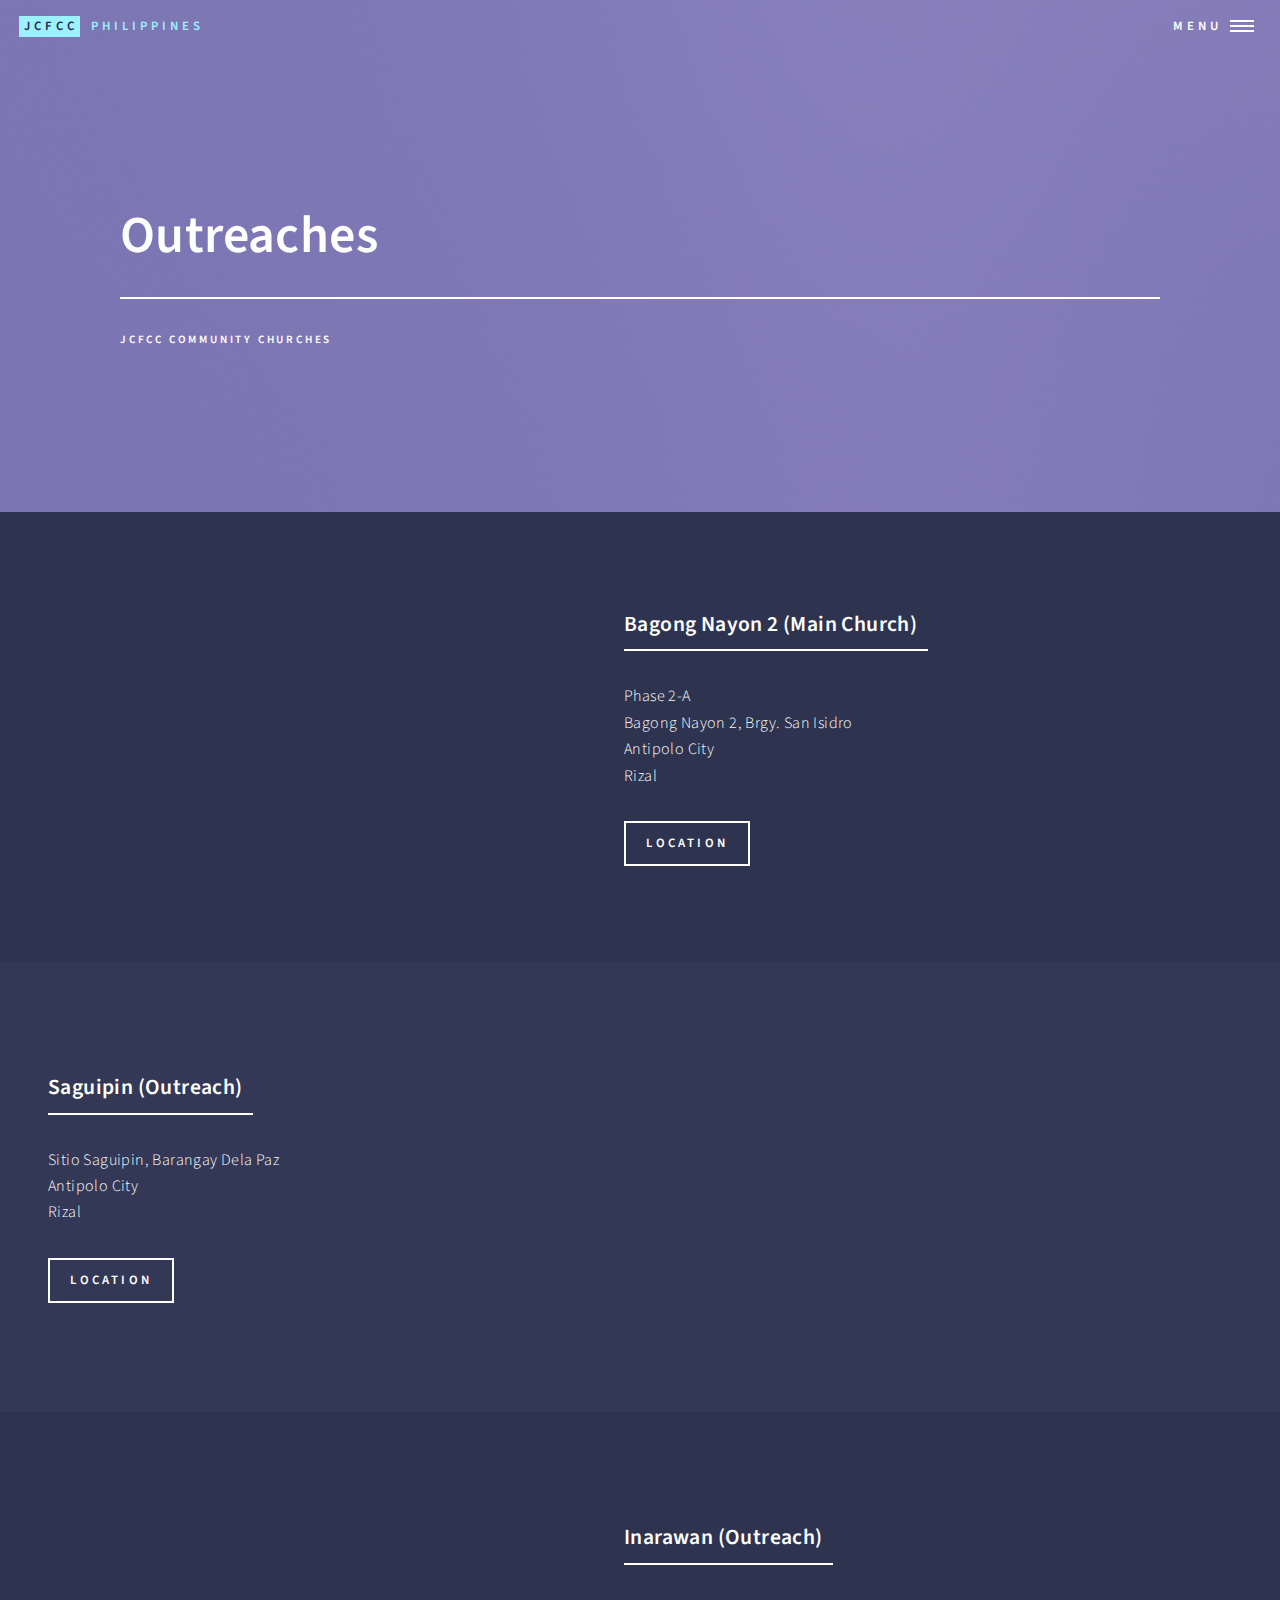
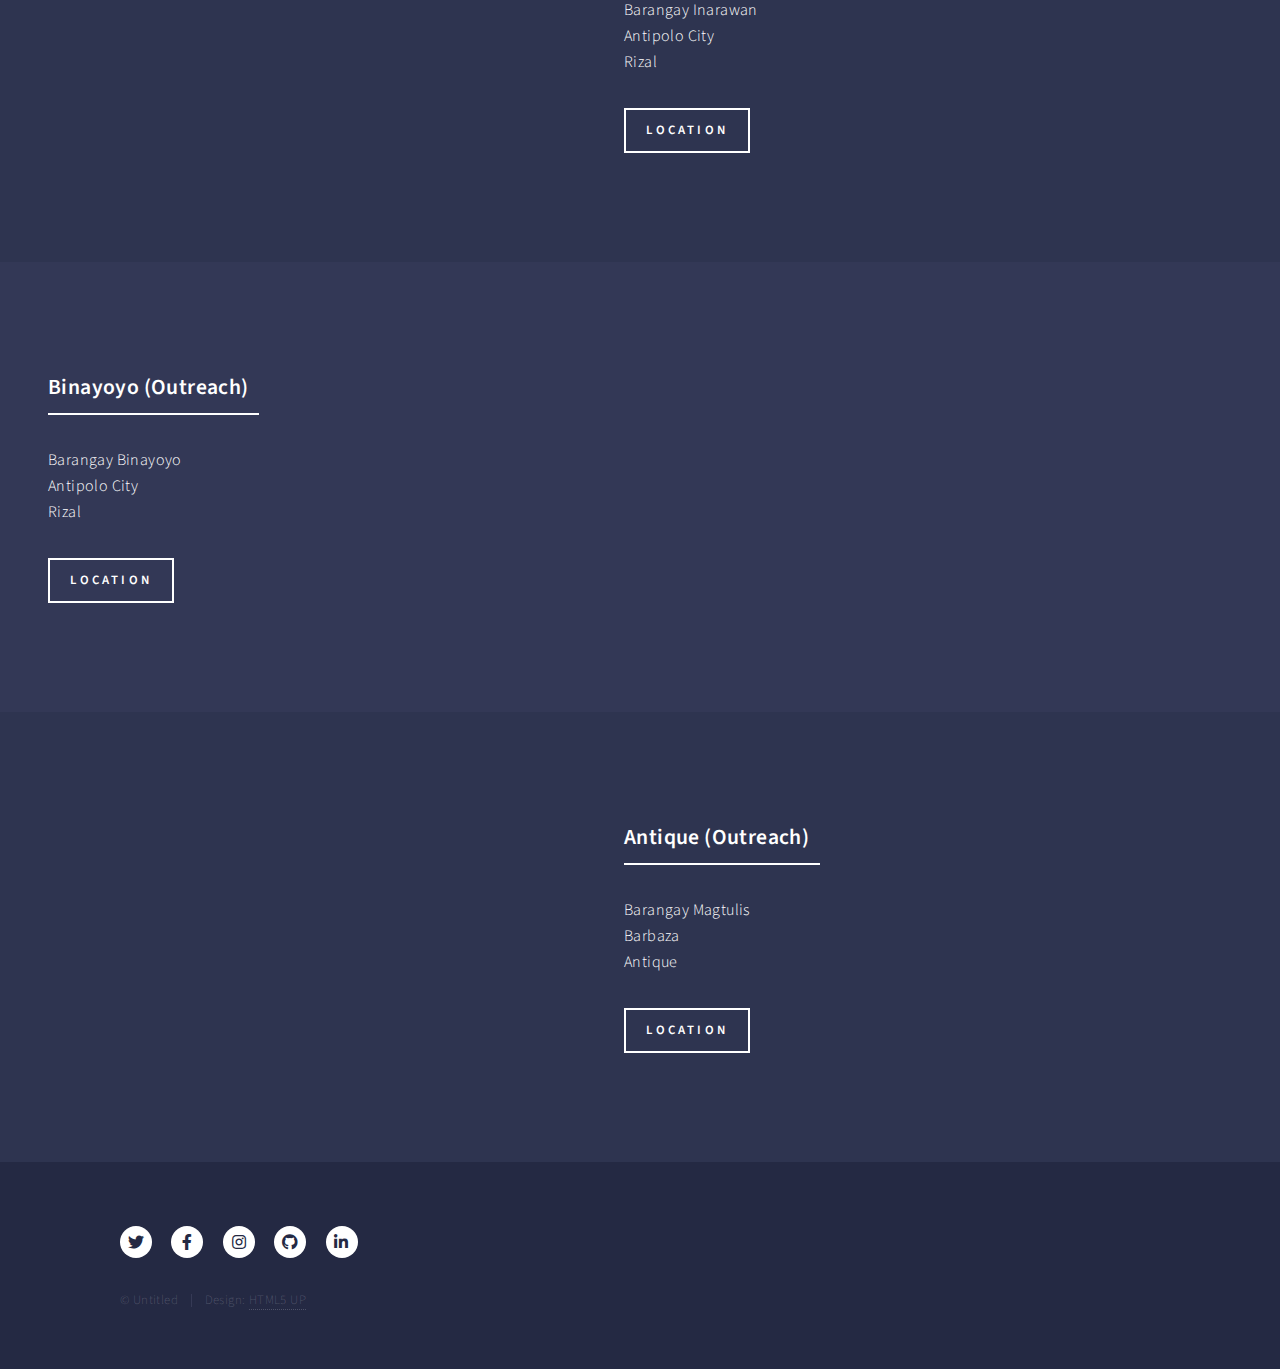
<file: outreaches.html>
<!DOCTYPE HTML>
<!--
	Forty by HTML5 UP
	html5up.net | @ajlkn
	Free for personal and commercial use under the CCA 3.0 license (html5up.net/license)
-->
<html>
	<head>
		<title>JCFCC Outreaches</title>
		<meta charset="utf-8" />
		<meta name="viewport" content="width=device-width, initial-scale=1, user-scalable=no" />
		<link rel="stylesheet" href="assets/css/main.css" />
		<noscript><link rel="stylesheet" href="assets/css/noscript.css" /></noscript>
	</head>
	<body class="is-preload">

		<!-- Wrapper -->
			<div id="wrapper">

				<!-- Header -->
				<!-- Note: The "styleN" class below should match that of the banner element. -->
					<header id="header" class="alt">
						<a href="index.html" class="logo"><strong>JCFCC</strong> <span>Philippines</span></a>
						<nav>
							<a href="#menu">Menu</a>
						</nav>
					</header>

				<!-- Menu -->
					<nav id="menu">
						<ul class="links">
							<li><a href="index.html">Home</a></li>
							<li><a href="attendance-registration.html">Attendance & Registration</a></li>
							<li><a href="weekly-activities.html">Weekly Activities</a></li>
							<li><a href="announcements.html">Announcements</a></li>
							<li><a href="outreaches.html">Outreaches</a></li>
							<li><a href="mission-vision-values.html">Mission Vision Values</a></li>
						</ul>
						<ul class="actions stacked">
							<li><a href="#" class="button primary fit">Get Started</a></li>
							<li><a href="#" class="button fit">Log In</a></li>
						</ul>
					</nav>

				<!-- Banner -->
				<!-- Note: The "styleN" class below should match that of the header element. -->
					<section id="banner" class="style2">
						<div class="inner">
							<span class="image">
								<img src="images/pic07.jpg" alt="" />
							</span>
							<header class="major">
								<h1>Outreaches</h1>
							</header>
							<div class="content">
								<p>JCFCC Community Churches</p>
							</div>
						</div>
					</section>

				<!-- Main -->
					<div id="main">

						<!-- One -->
<!--							<section id="one">
								<div class="inner">
									<header class="major">
										<h2>Sed amet aliquam</h2>
									</header>
									<p>Nullam et orci eu lorem consequat tincidunt vivamus et sagittis magna sed nunc rhoncus condimentum sem. In efficitur ligula tate urna. Maecenas massa vel lacinia pellentesque lorem ipsum dolor. Nullam et orci eu lorem consequat tincidunt. Vivamus et sagittis libero. Nullam et orci eu lorem consequat tincidunt vivamus et sagittis magna sed nunc rhoncus condimentum sem. In efficitur ligula tate urna.</p>
								</div>
							</section>
						-->	

						<!-- Two -->
							<section id="two" class="spotlights">
								<section>
									<iframe src="https://www.google.com/maps/embed?pb=!1m17!1m12!1m3!1d4845.954185429804!2d121.186031!3d14.617455999999999!2m3!1f0!2f0!3f0!3m2!1i1024!2i768!4f13.1!3m2!1m1!2zMTTCsDM3JzAyLjgiTiAxMjHCsDExJzA5LjciRQ!5e1!3m2!1sen!2sae!4v1723540197956!5m2!1sen!2sae" width="600" height="450" style="border:0;" allowfullscreen="" loading="lazy" referrerpolicy="no-referrer-when-downgrade" class="image"></iframe>
<!--									<a href="https://maps.app.goo.gl/ypsF47RSNbmVu8Xm6" class="image fit">
										<img src="images/padilla-map.JPG" alt="" data-position="center center" />
									</a>
								-->	
									<div class="content">
										<div class="inner">
											<header class="major">
												<h3>Bagong Nayon 2 (Main Church)</h3>
											</header>
											<p>Phase 2-A<br>Bagong Nayon 2, Brgy. San Isidro<br>Antipolo City<br> Rizal</p>
											<ul class="actions small">
												<li><a href="https://maps.app.goo.gl/pyHpxHKoaP7nqyiM8" class="button">Location</a></li>
											</ul>
										</div>
									</div>
								</section>
								
								<section>
									<iframe src="https://www.google.com/maps/embed?pb=!1m18!1m12!1m3!1d4845.941069244382!2d121.17937750000002!3d14.618050600000002!2m3!1f0!2f0!3f0!3m2!1i1024!2i768!4f13.1!3m3!1m2!1s0x3397bf6802dc9a67%3A0xbda8f030615e2c80!2sSitio%20Saguipin%2C%20Barangay%20Dela%20Paz%2C%20Antipolo%20CIty!5e1!3m2!1sen!2sae!4v1723540645982!5m2!1sen!2sae" width="600" height="450" style="border:0;" allowfullscreen="" loading="lazy" referrerpolicy="no-referrer-when-downgrade" class="image"></iframe>
<!--									<a href="generic.html" class="image">
										<img src="images/pic09.jpg" alt="" data-position="top center" />
									</a>
								-->	
									<div class="content">
										<div class="inner">
											<header class="major">
												<h3>Saguipin (Outreach)</h3>
											</header>
											<p>Sitio Saguipin, Barangay Dela Paz<br> Antipolo City<br>Rizal</p>
											<ul class="actions">
												<li><a href="https://maps.app.goo.gl/jXWmtsbiBh4TikAd8" class="button">Location</a></li>
											</ul>
										</div>
									</div>
								</section>

								<section>
									<iframe src="https://www.google.com/maps/embed?pb=!1m18!1m12!1m3!1d38764.85873724927!2d121.20212550000001!3d14.6331716!2m3!1f0!2f0!3f0!3m2!1i1024!2i768!4f13.1!3m3!1m2!1s0x3397beeef0da140d%3A0x46506160ddcc5453!2sInarawan%2C%20Antipolo%2C%20Rizal%2C%20Philippines!5e1!3m2!1sen!2sae!4v1723541219820!5m2!1sen!2sae" width="600" height="450" style="border:0;" allowfullscreen="" loading="lazy" referrerpolicy="no-referrer-when-downgrade" class="image"></iframe>									
<!--									<a href="generic.html" class="image">
										<img src="images/pic10.jpg" alt="" data-position="25% 25%" />
									</a>
								-->	
									<div class="content">
										<div class="inner">
											<header class="major">
												<h3>Inarawan (Outreach)</h3>
											</header>
											<p>Barangay Inarawan<br>Antipolo City<br>Rizal</p>
											<ul class="actions">
												<li><a href="https://maps.app.goo.gl/gwkaKyRLUF3zoeYv6" class="button">Location</a></li>
											</ul>
										</div>
									</div>
								</section>
					
								<section>
									<iframe src="https://www.google.com/maps/embed?pb=!1m18!1m12!1m3!1d4845.07964150726!2d121.23170615000002!3d14.6570503!2m3!1f0!2f0!3f0!3m2!1i1024!2i768!4f13.1!3m3!1m2!1s0x3397bdd88577764b%3A0x9d1c40a616737190!2sBinayoyo%20Elementary%20School%2C%20Antipolo%2C%20Rizal%2C%20Philippines!5e1!3m2!1sen!2sae!4v1723568607987!5m2!1sen!2sae" width="600" height="450" style="border:0;" allowfullscreen="" loading="lazy" referrerpolicy="no-referrer-when-downgrade" class="image"></iframe>								
<!--									<a href="generic.html" class="image">
										<img src="images/pic10.jpg" alt="" data-position="25% 25%" />
									</a>
								-->	
									<div class="content">
										<div class="inner">
											<header class="major">
												<h3>Binayoyo (Outreach)</h3>
											</header>
											<p>Barangay Binayoyo<br>Antipolo City<br>Rizal</p>
											<ul class="actions">
												<li><a href="https://maps.app.goo.gl/7aWg1RsVe77daWTJ7" class="button">Location</a></li>
											</ul>
										</div>
									</div>
								</section>	
								
								<section>
									<iframe src="https://www.google.com/maps/embed?pb=!1m18!1m12!1m3!1d19650.989365506306!2d122.05546900000002!3d11.19577405!2m3!1f0!2f0!3f0!3m2!1i1024!2i768!4f13.1!3m3!1m2!1s0x33afbe43ff1a74cd%3A0x826140fa770ecac7!2sMagtulis%2C%20Barbaza%2C%20Antique%2C%20Philippines!5e1!3m2!1sen!2sae!4v1723568769916!5m2!1sen!2sae" width="600" height="450" style="border:0;" allowfullscreen="" loading="lazy" referrerpolicy="no-referrer-when-downgrade" class="image"></iframe>									
<!--								<a href="generic.html" class="image">
									<img src="images/pic10.jpg" alt="" data-position="25% 25%" />
									</a>
								-->	
									<div class="content">
										<div class="inner">
											<header class="major">
												<h3>Antique (Outreach) </h3>
											</header>
											<p>Barangay Magtulis<br>Barbaza<br>Antique</p>
											<ul class="actions">
												<li><a href="https://maps.app.goo.gl/NMmzWvHd5HFfXhgMA" class="button">Location</a></li>
											</ul>
										</div>
									</div>
								</section>									

							</section>

						<!-- Three -->
<!--							<section id="three">
								<div class="inner">
									<header class="major">
										<h2>Massa libero</h2>
									</header>
									<p>Nullam et orci eu lorem consequat tincidunt vivamus et sagittis libero. Mauris aliquet magna magna sed nunc rhoncus pharetra. Pellentesque condimentum sem. In efficitur ligula tate urna. Maecenas laoreet massa vel lacinia pellentesque lorem ipsum dolor. Nullam et orci eu lorem consequat tincidunt. Vivamus et sagittis libero. Mauris aliquet magna magna sed nunc rhoncus amet pharetra et feugiat tempus.</p>
									<ul class="actions">
										<li><a href="generic.html" class="button next">Get Started</a></li>
									</ul>
								</div>
							</section>
						-->	
					</div>

				<!-- Contact -->
<!--				<section id="contact">
					<div class="inner">						
						<section>
							<section>
								<div class="contact-method">
									<span class="icon solid alt fa-envelope"></span> 
									<h3>SEC Registration Number:</h3>
									<strong>A199903137</strong>
									<a href="#">information@untitled.tld</a>
									</div>
							</section>								
								<form method="post" action="#">
								<div class="fields">
									<div class="field half">
										<label for="name">Name</label>
										<input type="text" name="name" id="name" />
									</div>
									<div class="field half">
										<label for="email">Email</label>
										<input type="text" name="email" id="email" />
									</div>
									<div class="field">
										<label for="message">Message</label>
										<textarea name="message" id="message" rows="6"></textarea>
									</div>
								</div>
								<ul class="actions">
									<li><input type="submit" value="Send Message" class="primary" /></li>
									<li><input type="reset" value="Clear" /></li>
								</ul>
							</form>
						</section>						
						<section class="split">
								<section>
								<div class="contact-method">
									<span class="icon solid alt fa-envelope"></span>
									<h3>Email</h3>
									<a href="#">information@untitled.tld</a>
								</div>
							</section>
							<section>
								<div class="contact-method">
									<span class="icon solid alt fa-phone"></span>
									<h3>Phone</h3>
									<span>(000) 000-0000 x12387</span>
								</div>
							</section>
						
							<section>
								<div class="contact-method">
									<span class="icon solid alt fa-home"></span>
									<h3>Address</h3>
									<span>1042 Block 41, Phase II-A<br />
									Bagong Nayon 2, Brgy. San Isidro<br />
									Antipolo City, Rizal <em>1870</em></span>
								</div>
							</section>
						</section>
					</div>
				</section>
			-->
				<!-- Footer -->
					<footer id="footer">
						<div class="inner">
							<ul class="icons">
								<li><a href="#" class="icon brands alt fa-twitter"><span class="label">Twitter</span></a></li>
								<li><a href="#" class="icon brands alt fa-facebook-f"><span class="label">Facebook</span></a></li>
								<li><a href="#" class="icon brands alt fa-instagram"><span class="label">Instagram</span></a></li>
								<li><a href="#" class="icon brands alt fa-github"><span class="label">GitHub</span></a></li>
								<li><a href="#" class="icon brands alt fa-linkedin-in"><span class="label">LinkedIn</span></a></li>
							</ul>
							<ul class="copyright">
								<li>&copy; Untitled</li><li>Design: <a href="https://html5up.net">HTML5 UP</a></li>
							</ul>
						</div>
					</footer>

			</div>

		<!-- Scripts -->
			<script src="assets/js/jquery.min.js"></script>
			<script src="assets/js/jquery.scrolly.min.js"></script>
			<script src="assets/js/jquery.scrollex.min.js"></script>
			<script src="assets/js/browser.min.js"></script>
			<script src="assets/js/breakpoints.min.js"></script>
			<script src="assets/js/util.js"></script>
			<script src="assets/js/main.js"></script>
			<script src="assets/js/right.click.js"></script>

	</body>
</html>
</file>
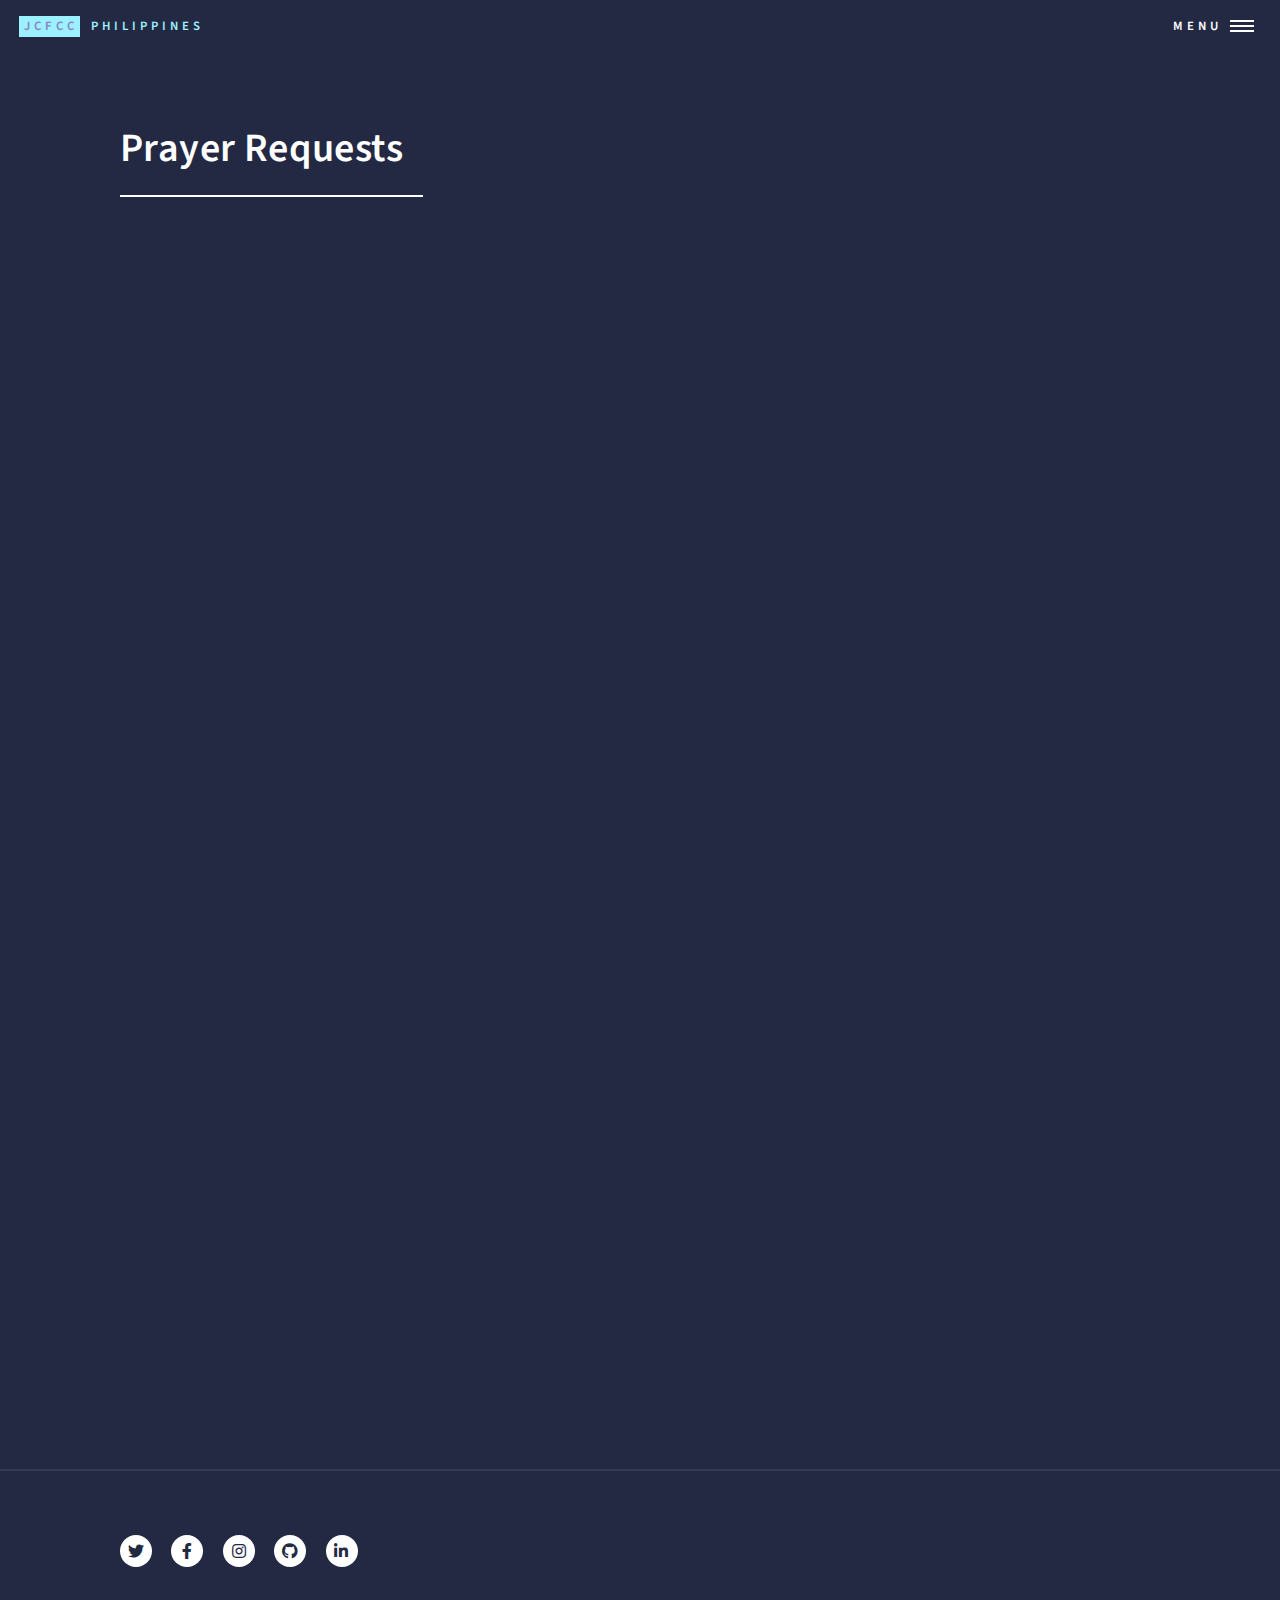
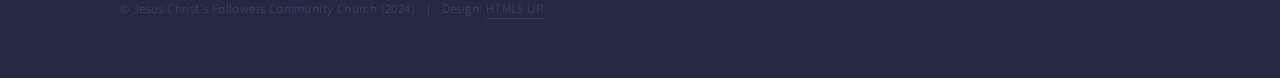
<file: prayer-requests.html>
<!DOCTYPE HTML>
<!--
	Forty by HTML5 UP
	html5up.net | @ajlkn
	Free for personal and commercial use under the CCA 3.0 license (html5up.net/license)
-->
<html>
	<head>
		<title>JCFCC Prayer Requests</title>
		<meta charset="utf-8" />
		<meta name="viewport" content="width=device-width, initial-scale=1, user-scalable=no" />
		<link rel="stylesheet" href="assets/css/main.css" />
		<noscript><link rel="stylesheet" href="assets/css/noscript.css" /></noscript>
	</head>
	<body class="is-preload">

		<!-- Wrapper -->
			<div id="wrapper">

				<!-- Header -->
				<header id="header" class="alt style2">
					<a href="index.html" class="logo"><strong>JCFCC</strong> <span>Philippines</span></a>
					<nav>
						<a href="#menu">Menu</a>
					</nav>
				</header>

				<!-- Menu -->
				<nav id="menu">
					<ul class="links">
						<li><a href="index.html">Home</a></li>
						<li><a href="membership.html">Membership</a></li>
						<li><a href="members-information.html">Members Information</a></li>
						<li><a href="attendance.html">Attendance</a></li>
						<li><a href="birthdays-anniversaries.html">Birthdays & Anniversaries</a></li>
						<li><a href="prayer-requests.html">Prayer Requests</a></li>							
						<li><a href="forms.html">Forms</a></li>	
					</ul>
<!--					<ul class="actions stacked">
						<li><a href="#" class="button primary fit">Get Started</a></li>
						<li><a href="#" class="button fit">Log In</a></li>
					</ul>
				-->	
				</nav>

				<!-- Main -->
					<div id="main" class="alt">

						<!-- One -->
							<section id="one">
								<div class="inner">
									<header class="major">
										<h1>Prayer Requests</h1>
									</header>
									<div><iframe width="100%" height="1200" src="https://lookerstudio.google.com/embed/reporting/a34bda29-b335-4cab-af50-fe644a981618/page/GBb8D" frameborder="0" style="border:0" allowfullscreen sandbox="allow-storage-access-by-user-activation allow-scripts allow-same-origin allow-popups allow-popups-to-escape-sandbox"></iframe></div>
								<!--	<span class="image main"><img src="images/membershipID.jpg" alt="" /></span> -->
									<!--<p>Donec eget ex magna. Interdum et malesuada fames ac ante ipsum primis in faucibus. Pellentesque venenatis dolor imperdiet dolor mattis sagittis. Praesent rutrum sem diam, vitae egestas enim auctor sit amet. Pellentesque leo mauris, consectetur id ipsum sit amet, fergiat. Pellentesque in mi eu massa lacinia malesuada et a elit. Donec urna ex, lacinia in purus ac, pretium pulvinar mauris. Curabitur sapien risus, commodo eget turpis at, elementum convallis elit. Pellentesque enim turpis, hendrerit.</p>
									<p>Lorem ipsum dolor sit amet, consectetur adipiscing elit. Duis dapibus rutrum facilisis. Class aptent taciti sociosqu ad litora torquent per conubia nostra, per inceptos himenaeos. Etiam tristique libero eu nibh porttitor fermentum. Nullam venenatis erat id vehicula viverra. Nunc ultrices eros ut ultricies condimentum. Mauris risus lacus, blandit sit amet venenatis non, bibendum vitae dolor. Nunc lorem mauris, fringilla in aliquam at, euismod in lectus. Pellentesque habitant morbi tristique senectus et netus et malesuada fames ac turpis egestas. In non lorem sit amet elit placerat maximus. Pellentesque aliquam maximus risus, vel sed vehicula.</p>
									<p>Interdum et malesuada fames ac ante ipsum primis in faucibus. Pellentesque venenatis dolor imperdiet dolor mattis sagittis. Praesent rutrum sem diam, vitae egestas enim auctor sit amet. Pellentesque leo mauris, consectetur id ipsum sit amet, fersapien risus, commodo eget turpis at, elementum convallis elit. Pellentesque enim turpis, hendrerit tristique lorem ipsum dolor.</p>-->
								</div>
							</section>

					</div>

				<!-- Contact -->
				<section id="contact">
					<div class="inner">						

<!--						<section>
							<section>
								<div class="contact-method">
									<span class="icon solid alt fa-envelope"></span>
									<h3>SEC Registration Number:</h3>
									<strong>A199903137</strong>
									<a href="#">information@untitled.tld</a>
								</div>
							</section>								
								<form method="post" action="#">
								<div class="fields">
									<div class="field half">
										<label for="name">Name</label>
										<input type="text" name="name" id="name" />
									</div>
									<div class="field half">
										<label for="email">Email</label>
										<input type="text" name="email" id="email" />
									</div>
									<div class="field">
										<label for="message">Message</label>
										<textarea name="message" id="message" rows="6"></textarea>
									</div>
								</div>
								<ul class="actions">
									<li><input type="submit" value="Send Message" class="primary" /></li>
									<li><input type="reset" value="Clear" /></li>
								</ul>
							</form>

						</section>						
						<section class="split">
								<section>
								<div class="contact-method">
									<span class="icon solid alt fa-envelope"></span>
									<h3>Email</h3>
									<a href="#">information@untitled.tld</a>
								</div>
							</section>
							<section>
								<div class="contact-method">
									<span class="icon solid alt fa-phone"></span>
									<h3>Phone</h3>
									<span>(000) 000-0000 x12387</span>
								</div>
							</section>

							<section>
								<div class="contact-method">
									<span class="icon solid alt fa-home"></span>
									<h3>Address</h3>
									<span>1042 Block 41, Phase II-A<br />
									Bagong Nayon 2, Brgy. San Isidro<br />
									Antipolo City, Rizal <em>1870</em></span>
								</div>
							</section>
						</section>
					-->	
					</div>
				</section>

			<!-- Footer -->
				<footer id="footer">
					<div class="inner">
						<ul class="icons">
							<li><a href="#" class="icon brands alt fa-twitter"><span class="label">Twitter</span></a></li>
							<li><a href="#" class="icon brands alt fa-facebook-f"><span class="label">Facebook</span></a></li>
							<li><a href="#" class="icon brands alt fa-instagram"><span class="label">Instagram</span></a></li>
							<li><a href="#" class="icon brands alt fa-github"><span class="label">GitHub</span></a></li>
							<li><a href="#" class="icon brands alt fa-linkedin-in"><span class="label">LinkedIn</span></a></li>
						</ul>
						<ul class="copyright">
							<li>&copy; Jesus Christ's Followers Community Church (2024) </li><li>Design: <a href="https://html5up.net">HTML5 UP</a></li>
						</ul>
					</div>
				</footer>

		</div>

	<!-- Scripts -->
		<script src="assets/js/jquery.min.js"></script>
		<script src="assets/js/jquery.scrolly.min.js"></script>
		<script src="assets/js/jquery.scrollex.min.js"></script>
		<script src="assets/js/browser.min.js"></script>
		<script src="assets/js/breakpoints.min.js"></script>
		<script src="assets/js/util.js"></script>
		<script src="assets/js/main.js"></script>
		<script src="assets/js/right.click.js"></script>

	</body>
</html>
</file>
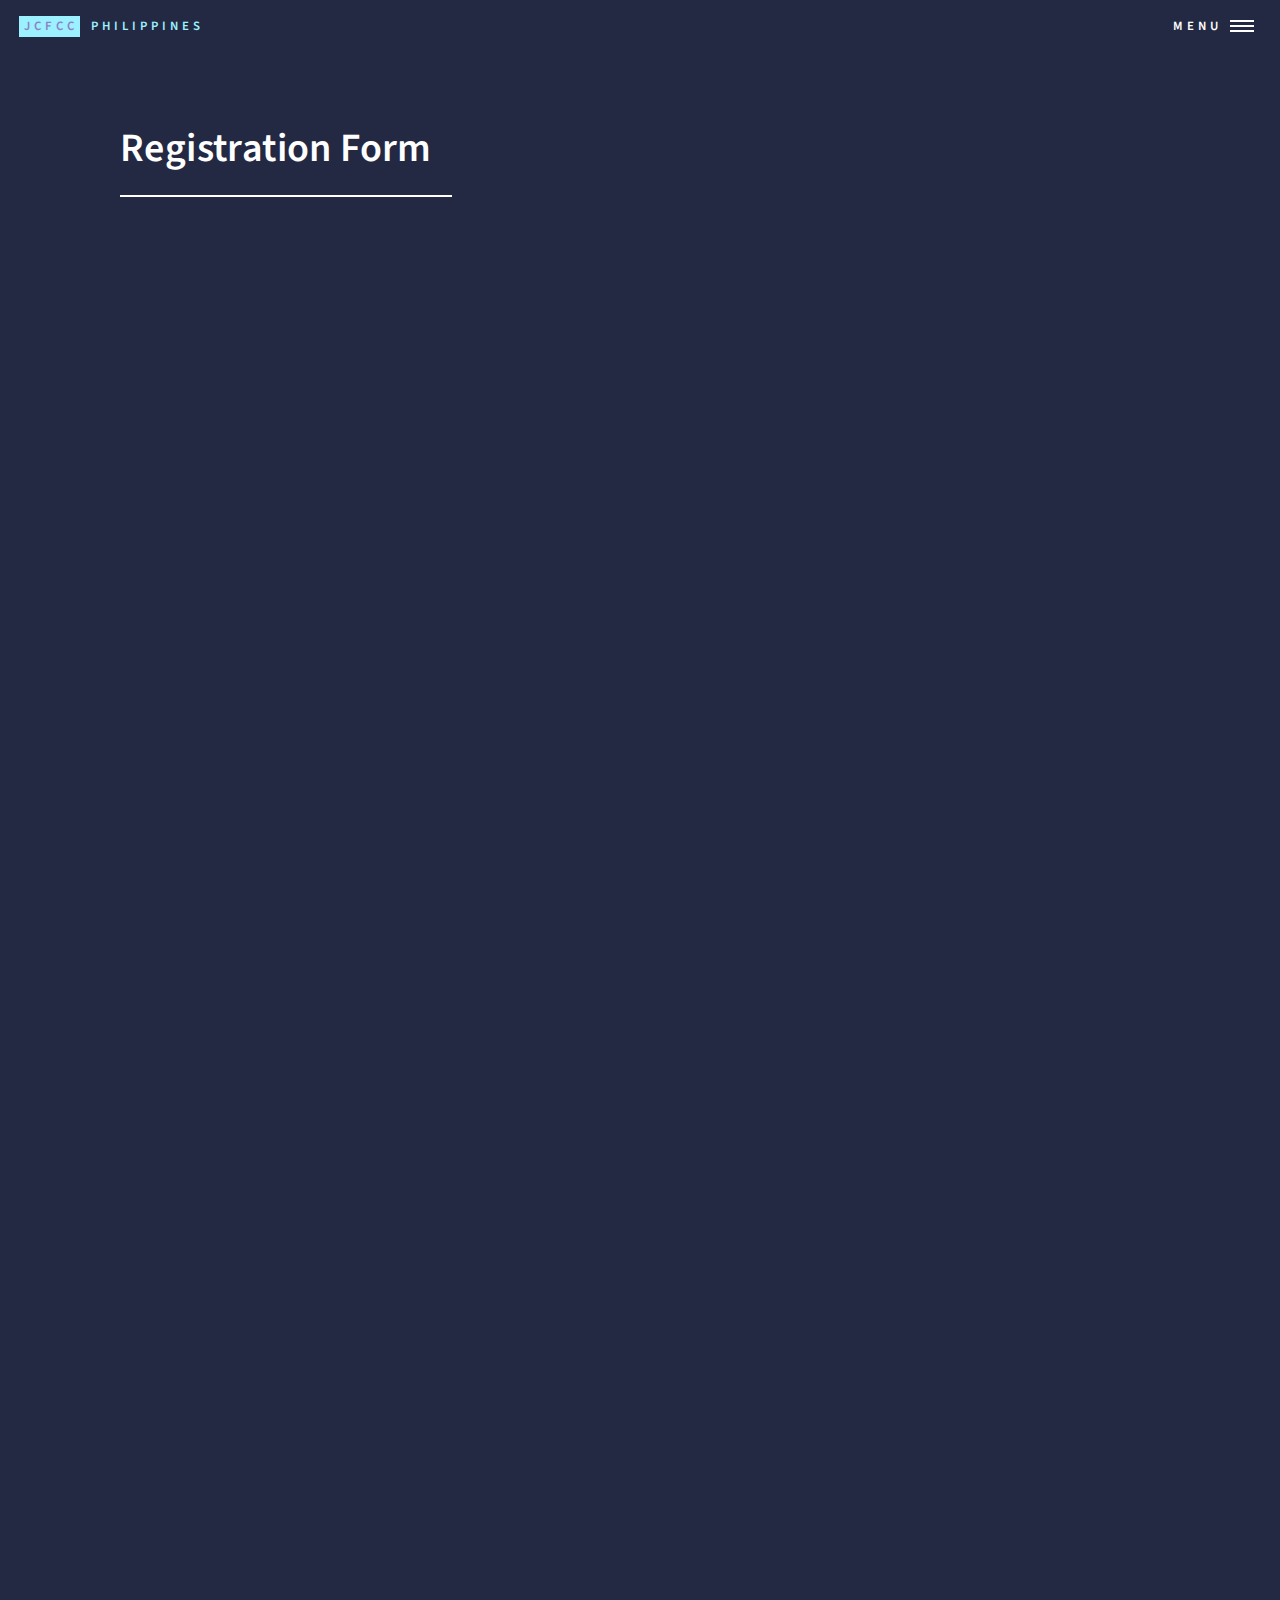
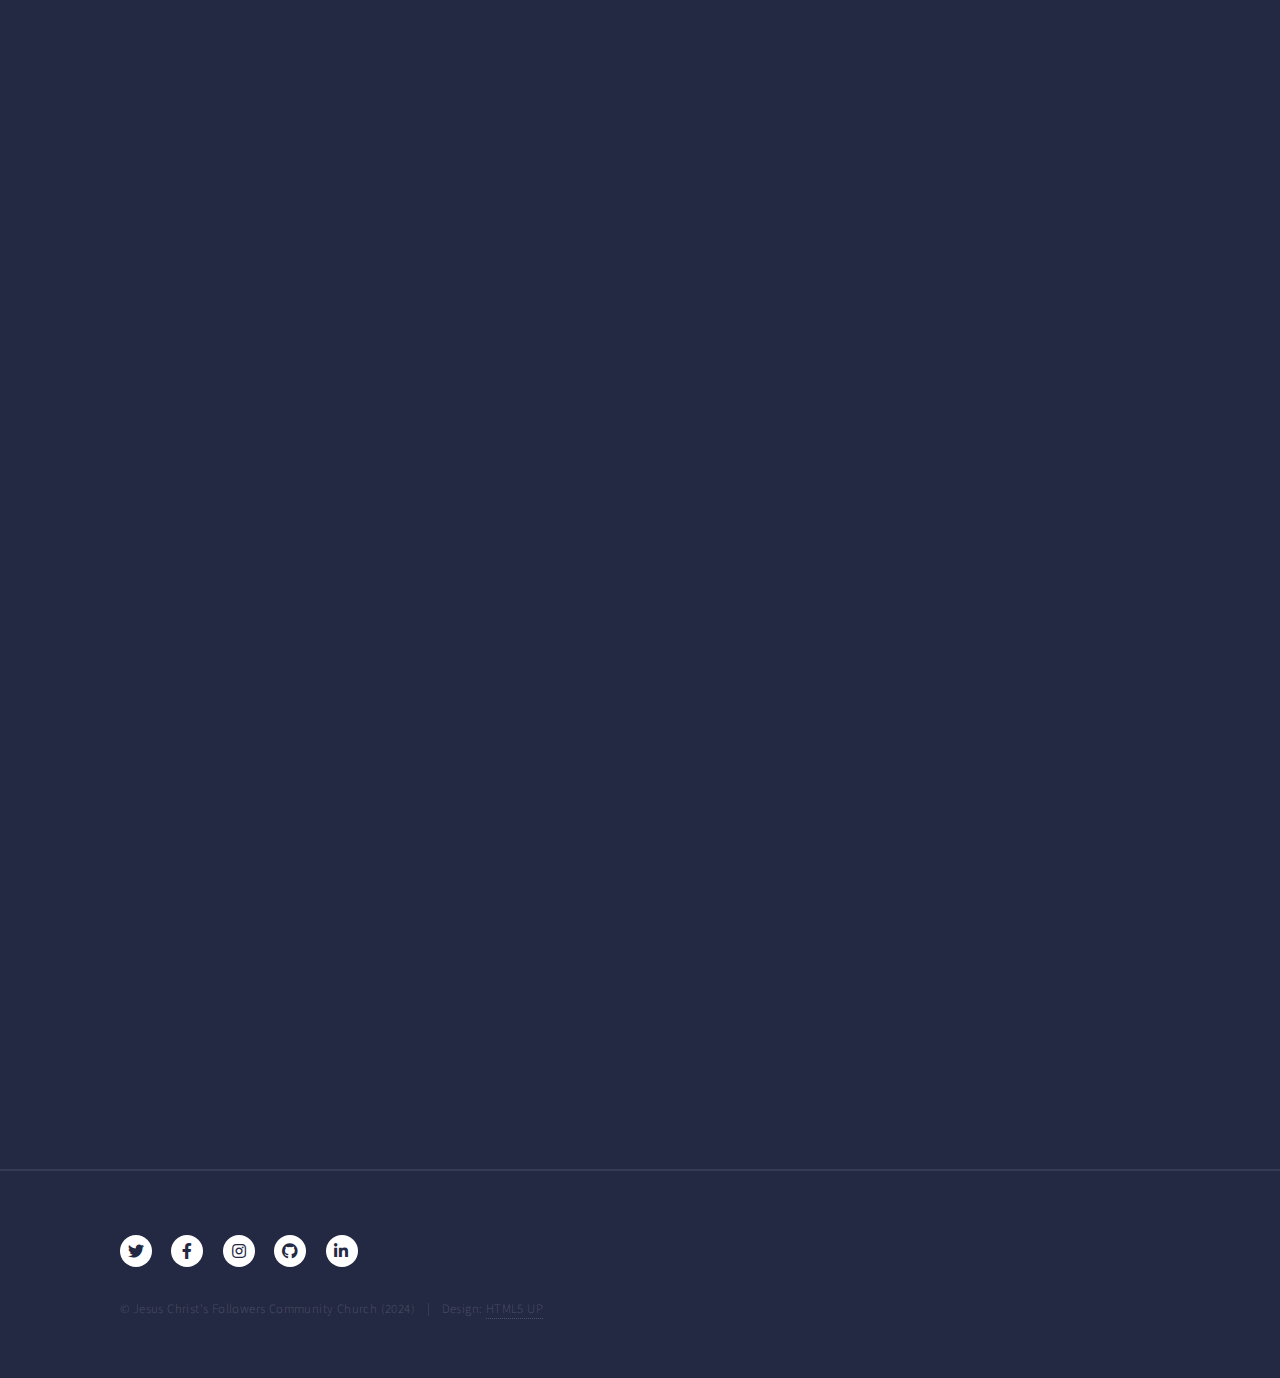
<file: registration-form.html>
<!DOCTYPE HTML>
<!--
	Forty by HTML5 UP
	html5up.net | @ajlkn
	Free for personal and commercial use under the CCA 3.0 license (html5up.net/license)
-->
<html>
	<head>
		<title>JCFCC Registration Form</title>
		<meta charset="utf-8" />
		<meta name="viewport" content="width=device-width, initial-scale=1, user-scalable=no" />
		<link rel="stylesheet" href="assets/css/main.css" />
		<noscript><link rel="stylesheet" href="assets/css/noscript.css" /></noscript>
	</head>
	<body class="is-preload">

		<!-- Wrapper -->
			<div id="wrapper">

				<!-- Header -->
				<header id="header" class="alt style2">
					<a href="index.html" class="logo"><strong>JCFCC</strong> <span>Philippines</span></a>
					<nav>
						<a href="#menu">Menu</a>
					</nav>
				</header>

				<!-- Menu -->
				<nav id="menu">
					<ul class="links">
						<li><a href="index.html">Home</a></li>
						<li><a href="membership.html">Membership</a></li>
						<li><a href="members-information.html">Members Information</a></li>
						<li><a href="attendance.html">Attendance</a></li>
						<li><a href="birthdays-anniversaries.html">Birthdays & Anniversaries</a></li>
						<li><a href="prayer-requests.html">Prayer Requests</a></li>							
						<li><a href="forms.html">Forms</a></li>	
					</ul>
<!--					<ul class="actions stacked">
						<li><a href="#" class="button primary fit">Get Started</a></li>
						<li><a href="#" class="button fit">Log In</a></li>
					</ul>
				-->	
				</nav>

				<!-- Main -->
					<div id="main" class="alt">

						<!-- One -->
							<section id="one">
								<div class="inner">
									<header class="major">
										<h1>Registration Form</h1>
									</header>
									<div><iframe src="https://docs.google.com/forms/d/e/1FAIpQLSdtBO-OeXvGpqLr29LU3nAkMM723nYRMMY3f4yqM176ZoTE5Q/viewform?embedded=true" width="100%" height="2500" frameborder="0" marginheight="0" marginwidth="0">Loading…</iframe></div>
								<!--	<span class="image main"><img src="images/membershipID.jpg" alt="" /></span> -->
									<!--<p>Donec eget ex magna. Interdum et malesuada fames ac ante ipsum primis in faucibus. Pellentesque venenatis dolor imperdiet dolor mattis sagittis. Praesent rutrum sem diam, vitae egestas enim auctor sit amet. Pellentesque leo mauris, consectetur id ipsum sit amet, fergiat. Pellentesque in mi eu massa lacinia malesuada et a elit. Donec urna ex, lacinia in purus ac, pretium pulvinar mauris. Curabitur sapien risus, commodo eget turpis at, elementum convallis elit. Pellentesque enim turpis, hendrerit.</p>
									<p>Lorem ipsum dolor sit amet, consectetur adipiscing elit. Duis dapibus rutrum facilisis. Class aptent taciti sociosqu ad litora torquent per conubia nostra, per inceptos himenaeos. Etiam tristique libero eu nibh porttitor fermentum. Nullam venenatis erat id vehicula viverra. Nunc ultrices eros ut ultricies condimentum. Mauris risus lacus, blandit sit amet venenatis non, bibendum vitae dolor. Nunc lorem mauris, fringilla in aliquam at, euismod in lectus. Pellentesque habitant morbi tristique senectus et netus et malesuada fames ac turpis egestas. In non lorem sit amet elit placerat maximus. Pellentesque aliquam maximus risus, vel sed vehicula.</p>
									<p>Interdum et malesuada fames ac ante ipsum primis in faucibus. Pellentesque venenatis dolor imperdiet dolor mattis sagittis. Praesent rutrum sem diam, vitae egestas enim auctor sit amet. Pellentesque leo mauris, consectetur id ipsum sit amet, fersapien risus, commodo eget turpis at, elementum convallis elit. Pellentesque enim turpis, hendrerit tristique lorem ipsum dolor.</p>-->
								</div>
							</section>

					</div>

				<!-- Contact -->
				<section id="contact">
					<div class="inner">						

<!--						<section>
							<section>
								<div class="contact-method">
									<span class="icon solid alt fa-envelope"></span>
									<h3>SEC Registration Number:</h3>
									<strong>A199903137</strong>
									<a href="#">information@untitled.tld</a>
								</div>
							</section>								
								<form method="post" action="#">
								<div class="fields">
									<div class="field half">
										<label for="name">Name</label>
										<input type="text" name="name" id="name" />
									</div>
									<div class="field half">
										<label for="email">Email</label>
										<input type="text" name="email" id="email" />
									</div>
									<div class="field">
										<label for="message">Message</label>
										<textarea name="message" id="message" rows="6"></textarea>
									</div>
								</div>
								<ul class="actions">
									<li><input type="submit" value="Send Message" class="primary" /></li>
									<li><input type="reset" value="Clear" /></li>
								</ul>
							</form>

						</section>						
						<section class="split">
								<section>
								<div class="contact-method">
									<span class="icon solid alt fa-envelope"></span>
									<h3>Email</h3>
									<a href="#">information@untitled.tld</a>
								</div>
							</section>
							<section>
								<div class="contact-method">
									<span class="icon solid alt fa-phone"></span>
									<h3>Phone</h3>
									<span>(000) 000-0000 x12387</span>
								</div>
							</section>

							<section>
								<div class="contact-method">
									<span class="icon solid alt fa-home"></span>
									<h3>Address</h3>
									<span>1042 Block 41, Phase II-A<br />
									Bagong Nayon 2, Brgy. San Isidro<br />
									Antipolo City, Rizal <em>1870</em></span>
								</div>
							</section>
						</section>
					-->	
					</div>
				</section>

			<!-- Footer -->
				<footer id="footer">
					<div class="inner">
						<ul class="icons">
							<li><a href="#" class="icon brands alt fa-twitter"><span class="label">Twitter</span></a></li>
							<li><a href="#" class="icon brands alt fa-facebook-f"><span class="label">Facebook</span></a></li>
							<li><a href="#" class="icon brands alt fa-instagram"><span class="label">Instagram</span></a></li>
							<li><a href="#" class="icon brands alt fa-github"><span class="label">GitHub</span></a></li>
							<li><a href="#" class="icon brands alt fa-linkedin-in"><span class="label">LinkedIn</span></a></li>
						</ul>
						<ul class="copyright">
							<li>&copy; Jesus Christ's Followers Community Church (2024) </li><li>Design: <a href="https://html5up.net">HTML5 UP</a></li>
						</ul>
					</div>
				</footer>

		</div>

	<!-- Scripts -->
		<script src="assets/js/jquery.min.js"></script>
		<script src="assets/js/jquery.scrolly.min.js"></script>
		<script src="assets/js/jquery.scrollex.min.js"></script>
		<script src="assets/js/browser.min.js"></script>
		<script src="assets/js/breakpoints.min.js"></script>
		<script src="assets/js/util.js"></script>
		<script src="assets/js/main.js"></script>
		<script src="assets/js/right.click.js"></script>

	</body>
</html>
</file>
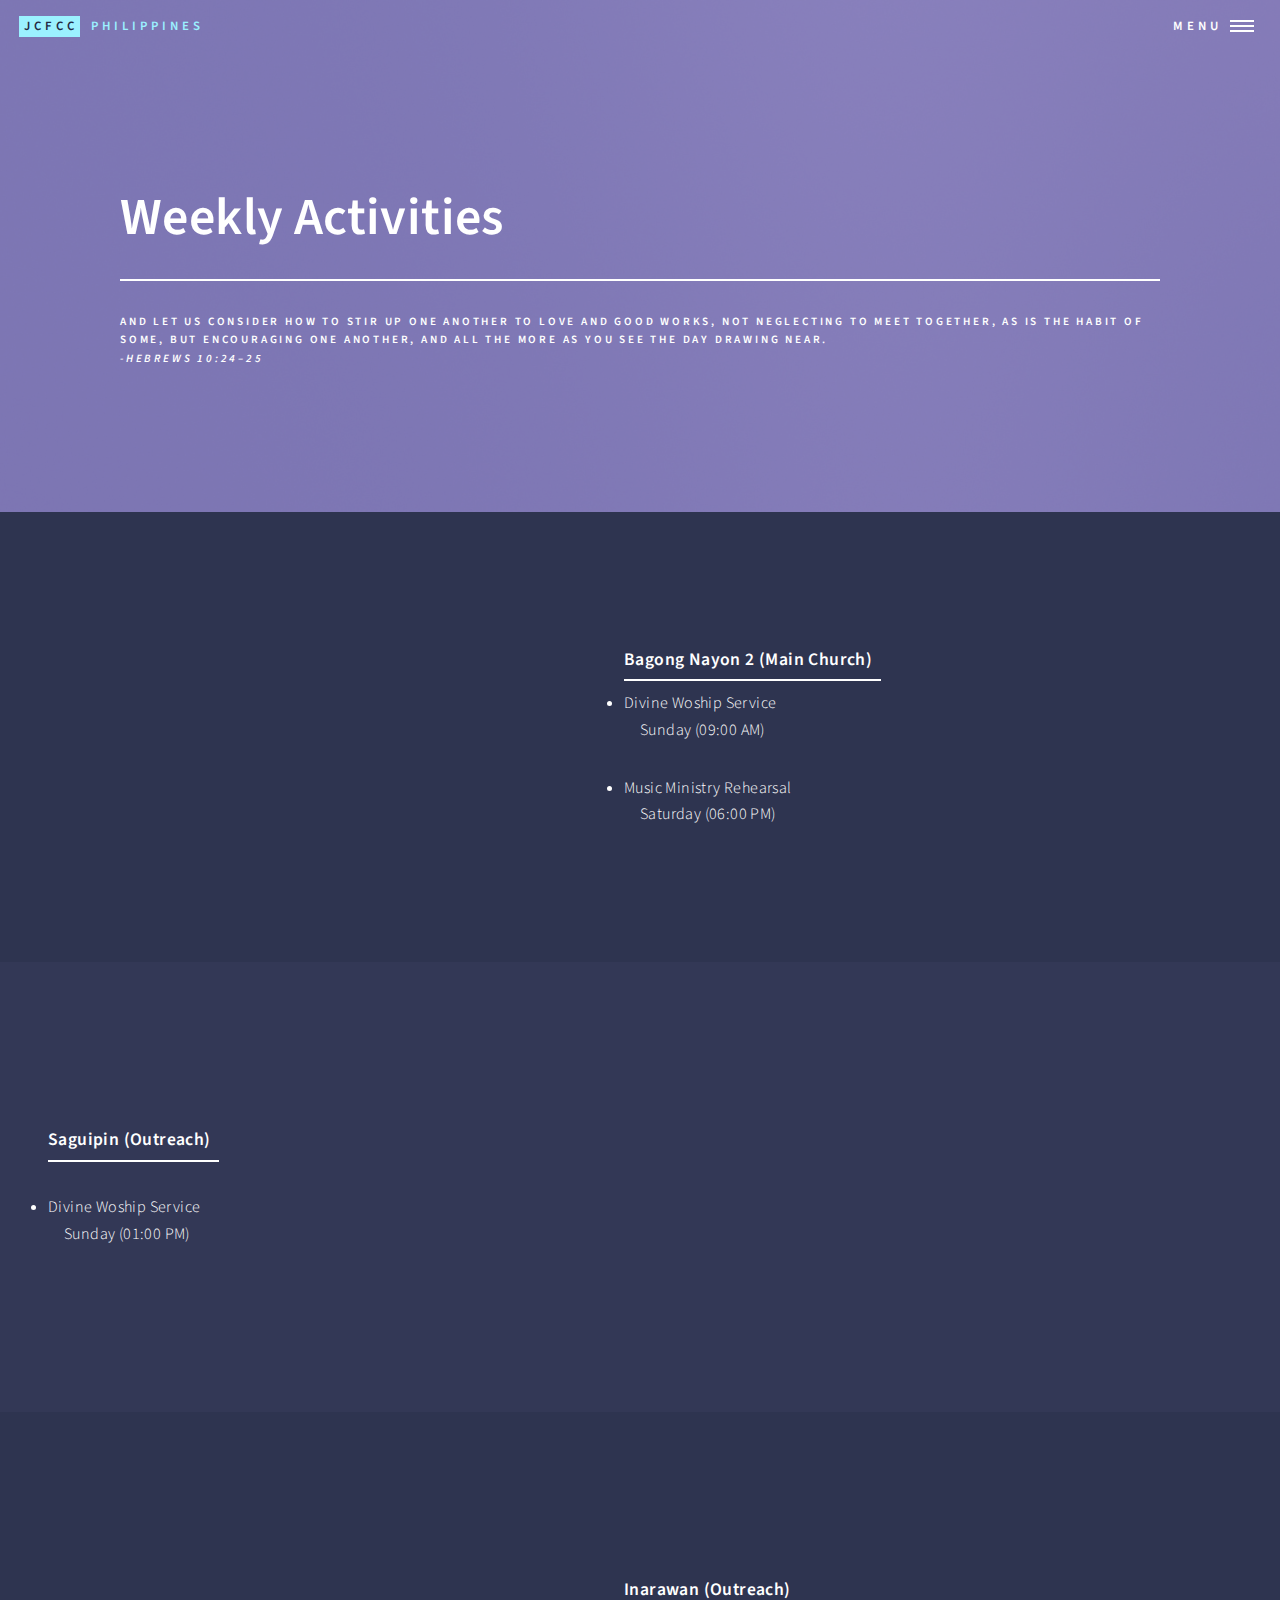
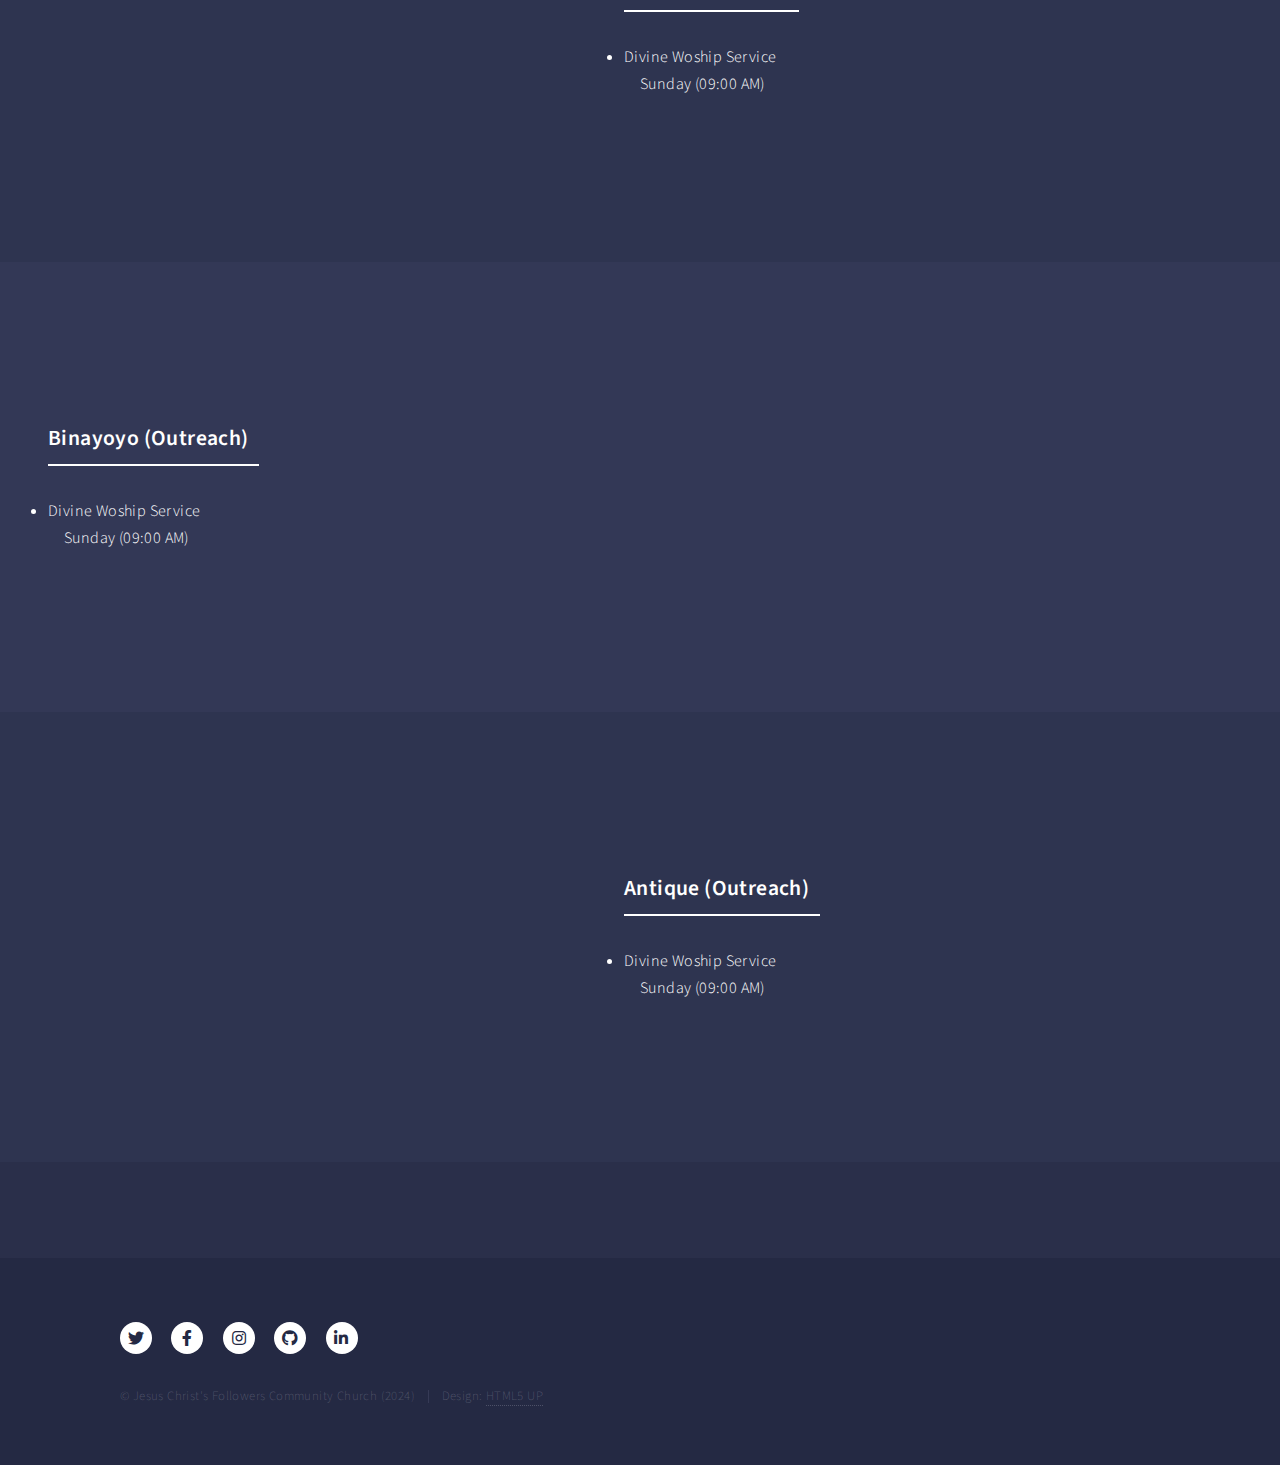
<file: weekly-activities.html>
<!DOCTYPE HTML>
<!--
	Forty by HTML5 UP
	html5up.net | @ajlkn
	Free for personal and commercial use under the CCA 3.0 license (html5up.net/license)
-->
<html>
	<head>
		<title>JCFCC Weekly Activities</title>
		<meta charset="utf-8" />
		<meta name="viewport" content="width=device-width, initial-scale=1, user-scalable=no" />
		<link rel="stylesheet" href="assets/css/main.css" />
		<noscript><link rel="stylesheet" href="assets/css/noscript.css" /></noscript>
	</head>
	<body class="is-preload">

		<!-- Wrapper -->
		<div id="wrapper">

			<!-- Header -->
				<header id="header" class="alt">
					<a href="index.html" class="logo"><strong>JCFCC</strong> <span>Philippines</span></a>
					<nav>
						<a href="#menu">Menu</a>
					</nav>
				</header>

				<!-- Menu -->
				<nav id="menu">
					<ul class="links">
						<li><a href="index.html">Home</a></li>
						<li><a href="attendance-registration.html">Attendance & Registration</a></li>
						<li><a href="weekly-activities.html">Weekly Activities</a></li>
						<li><a href="announcements.html">Announcements</a></li>
						<li><a href="outreaches.html">Outreaches</a></li>
						<li><a href="mission-vision-values.html">Mission Vision Values</a></li>
					</ul>
					<ul class="actions stacked">
						<li><a href="#" class="button primary fit">Get Started</a></li>
						<li><a href="#" class="button fit">Log In</a></li>
					</ul>
				</nav>

				<!-- Banner -->
				<!-- Note: The "styleN" class below should match that of the header element. -->
					<section id="banner" class="style2">
						<div class="inner">
							<span class="image">
								<img src="images/pic07.jpg" alt="" />
							</span>
							<header class="major">
								<h1>Weekly Activities</h1>
							</header>
							<div class="content">
								<p>And let us consider how to stir up one another to love and good works, not neglecting to meet together, as is the habit of some, but encouraging one another, and all the more as you see the Day drawing near. <br><i>-Hebrews 10:24–25</i></p>
							</div>
						</div>
					</section>

				<!-- Main -->
					<div id="main">

						<!-- One -->
<!--							<section id="one">
								<div class="inner">
 									<header class="major">
										<h2>Divine Worship Service</h2>
									</header>
									<p>And let us consider how to stir up one another to love and good works, not neglecting to meet together, as is the habit of some, but encouraging one another, and all the more as you see the Day drawing near. <i>-Hebrews 10:24–25</i></p> 				
								</div>
							</section>
						-->	
						<!-- Two -->
							<section id="two" class="spotlights">
								<section>
									<iframe src="https://www.google.com/maps/embed?pb=!1m17!1m12!1m3!1d4845.954185429804!2d121.186031!3d14.617455999999999!2m3!1f0!2f0!3f0!3m2!1i1024!2i768!4f13.1!3m2!1m1!2zMTTCsDM3JzAyLjgiTiAxMjHCsDExJzA5LjciRQ!5e1!3m2!1sen!2sae!4v1723540197956!5m2!1sen!2sae" width="600" height="450" style="border:0;" allowfullscreen="" loading="lazy" referrerpolicy="no-referrer-when-downgrade" class="image"></iframe>
<!--									<a href="https://maps.app.goo.gl/ypsF47RSNbmVu8Xm6" class="image">
										<img src="images/padilla-map.JPG" alt="" data-position="center center" />
									</a>
								-->	
									<div class="content">
										<div class="inner">
											<header class="major">
												<h4>Bagong Nayon 2 (Main Church)</h4>
												<li>Divine Woship Service</li>
												<ul>Sunday	(09:00 AM)</ul>
												<li>Music Ministry Rehearsal</li>
												<ul>Saturday	(06:00 PM)</ul>
											</header>									
<!--											<ul class="actions">
												<li><a href="https://maps.app.goo.gl/ypsF47RSNbmVu8Xm6" class="button">Location Guide</a></li>
											</ul>
										-->	
										</div>
									</div>
								</section>
								<section>
									<iframe src="https://www.google.com/maps/embed?pb=!1m18!1m12!1m3!1d4845.941069244382!2d121.17937750000002!3d14.618050600000002!2m3!1f0!2f0!3f0!3m2!1i1024!2i768!4f13.1!3m3!1m2!1s0x3397bf6802dc9a67%3A0xbda8f030615e2c80!2sSitio%20Saguipin%2C%20Barangay%20Dela%20Paz%2C%20Antipolo%20CIty!5e1!3m2!1sen!2sae!4v1723540645982!5m2!1sen!2sae" width="600" height="450" style="border:0;" allowfullscreen="" loading="lazy" referrerpolicy="no-referrer-when-downgrade" class="image"></iframe>
<!--									<a href="https://maps.app.goo.gl/jXWmtsbiBh4TikAd8" class="image">
										<img src="images/saguipin-map.JPG" alt="" data-position="top center" />
									</a>
								-->	
									<div class="content">
										<div class="inner">
											<header class="major">
												<h4>Saguipin (Outreach)</h4>
											</header>									
											<li>Divine Woship Service</li>
											<ul>Sunday	(01:00 PM)</ul>										

											<!--											<ul class="actions">
												<li><a href="https://maps.app.goo.gl/jXWmtsbiBh4TikAd8" class="button">Location guide</a></li>
											</ul>
										-->	
										</div>
									</div>
								</section>
								<section>
									<iframe src="https://www.google.com/maps/embed?pb=!1m18!1m12!1m3!1d38764.85873724927!2d121.20212550000001!3d14.6331716!2m3!1f0!2f0!3f0!3m2!1i1024!2i768!4f13.1!3m3!1m2!1s0x3397beeef0da140d%3A0x46506160ddcc5453!2sInarawan%2C%20Antipolo%2C%20Rizal%2C%20Philippines!5e1!3m2!1sen!2sae!4v1723541219820!5m2!1sen!2sae" width="600" height="450" style="border:0;" allowfullscreen="" loading="lazy" referrerpolicy="no-referrer-when-downgrade" class="image"></iframe>									
<!--									<a href="generic.html" class="image">
										<img src="images/inarawan-map.JPG" alt="" data-position="25% 25%" />
									</a>
								-->	
									<div class="content">
										<div class="inner">
											<header class="major">
												<h4>Inarawan (Outreach)</h4>
											</header>
											<li>Divine Woship Service</li>
											<ul>Sunday	(09:00 AM)</ul>														
<!--											<ul class="actions">
												<li><a href="https://maps.app.goo.gl/gwkaKyRLUF3zoeYv6" class="button">Location Guide</a></li>
											</ul>
										-->	
										</div>
									</div>
								</section>
								<section>
									<iframe src="https://www.google.com/maps/embed?pb=!1m18!1m12!1m3!1d4845.07964150726!2d121.23170615000002!3d14.6570503!2m3!1f0!2f0!3f0!3m2!1i1024!2i768!4f13.1!3m3!1m2!1s0x3397bdd88577764b%3A0x9d1c40a616737190!2sBinayoyo%20Elementary%20School%2C%20Antipolo%2C%20Rizal%2C%20Philippines!5e1!3m2!1sen!2sae!4v1723568607987!5m2!1sen!2sae" width="600" height="450" style="border:0;" allowfullscreen="" loading="lazy" referrerpolicy="no-referrer-when-downgrade" class="image"></iframe>								
<!--									<a href="generic.html" class="image">
										<img src="images/binayoyo-map.JPG" alt="" data-position="25% 25%" />
									</a>
								-->	
									<div class="content">
										<div class="inner">
											<header class="major">
												<h3>Binayoyo (Outreach)</h3>
											</header>
											<li>Divine Woship Service</li>
											<ul>Sunday	(09:00 AM)</ul>		
<!--											<ul class="actions">
												<li><a href="https://maps.app.goo.gl/7aWg1RsVe77daWTJ7" class="button">Location Guide</a></li>
											</ul>
										-->	
										</div>
									</div>
								</section>
								<section>
									<iframe src="https://www.google.com/maps/embed?pb=!1m18!1m12!1m3!1d19650.989365506306!2d122.05546900000002!3d11.19577405!2m3!1f0!2f0!3f0!3m2!1i1024!2i768!4f13.1!3m3!1m2!1s0x33afbe43ff1a74cd%3A0x826140fa770ecac7!2sMagtulis%2C%20Barbaza%2C%20Antique%2C%20Philippines!5e1!3m2!1sen!2sae!4v1723568769916!5m2!1sen!2sae" width="600" height="450" style="border:0;" allowfullscreen="" loading="lazy" referrerpolicy="no-referrer-when-downgrade" class="image"></iframe>									
<!--									<a href="generic.html" class="image"> 
										<img src="images/magtulis-map.JPG" alt="" data-position="25% 25%" />
									</a>
								-->	
								<div class="content">
										<div class="inner">
											<header class="major">
												<h3>Antique (Outreach)</h3>
											</header>
											<li>Divine Woship Service</li>
											<ul>Sunday	(09:00 AM)</ul>		
<!--											<ul class="actions">
												<li><a href="https://maps.app.goo.gl/NMmzWvHd5HFfXhgMA" class="button">Location Guide</a></li>
											</ul>
										-->	
										</div>
									</div>
								</section>


							</section>
							

						<!-- Three -->
							<section id="three">
								<div class="inner">
<!--									<header class="major">
										<h2>Brgy. Binayoyo</h2>
									</header>
									<p>Nullam et orci eu lorem consequat tincidunt vivamus et sagittis libero. Mauris aliquet magna magna sed nunc rhoncus pharetra. Pellentesque condimentum sem. In efficitur ligula tate urna. Maecenas laoreet massa vel lacinia pellentesque lorem ipsum dolor. Nullam et orci eu lorem consequat tincidunt. Vivamus et sagittis libero. Mauris aliquet magna magna sed nunc rhoncus amet pharetra et feugiat tempus.</p>
									<ul class="actions">
										<li><a href="generic.html" class="button next">Get Started</a></li>
									</ul>
								-->	
								</div>
							</section>

					</div>

				<!-- Contact -->
<!--					<section id="contact">
						<div class="inner">
							<section>
								<form method="post" action="#">
									<div class="fields">
										<div class="field half">
											<label for="name">Name</label>
											<input type="text" name="name" id="name" />
										</div>
										<div class="field half">
											<label for="email">Email</label>
											<input type="text" name="email" id="email" />
										</div>
										<div class="field">
											<label for="message">Message</label>
											<textarea name="message" id="message" rows="6"></textarea>
										</div>
									</div>
									<ul class="actions">
										<li><input type="submit" value="Send Message" class="primary" /></li>
										<li><input type="reset" value="Clear" /></li>
									</ul>
								</form>
							</section>
							<section class="split">
								<section>
									<div class="contact-method">
										<span class="icon solid alt fa-envelope"></span>
										<h3>Email</h3>
										<a href="#">information@untitled.tld</a>
									</div>
								</section>
								<section>
									<div class="contact-method">
										<span class="icon solid alt fa-phone"></span>
										<h3>Phone</h3>
										<span>(000) 000-0000 x12387</span>
									</div>
								</section>
								<section>
									<div class="contact-method">
										<span class="icon solid alt fa-home"></span>
										<h3>Address</h3>
										<span>1234 Somewhere Road #5432<br />
										Nashville, TN 00000<br />
										United States of America</span>
									</div>
								</section>
							</section>
						</div>
					</section>
				-->	
				<!-- Footer -->
					<footer id="footer">
						<div class="inner">
							<ul class="icons">
								<li><a href="#" class="icon brands alt fa-twitter"><span class="label">Twitter</span></a></li>
								<li><a href="#" class="icon brands alt fa-facebook-f"><span class="label">Facebook</span></a></li>
								<li><a href="#" class="icon brands alt fa-instagram"><span class="label">Instagram</span></a></li>
								<li><a href="#" class="icon brands alt fa-github"><span class="label">GitHub</span></a></li>
								<li><a href="#" class="icon brands alt fa-linkedin-in"><span class="label">LinkedIn</span></a></li>
							</ul>
							<ul class="copyright">
								<li>&copy; Jesus Christ's Followers Community Church (2024) </li><li>Design: <a href="https://html5up.net">HTML5 UP</a></li>
							</ul>
						</div>
					</footer>

			</div>

		<!-- Scripts -->
			<script src="assets/js/jquery.min.js"></script>
			<script src="assets/js/jquery.scrolly.min.js"></script>
			<script src="assets/js/jquery.scrollex.min.js"></script>
			<script src="assets/js/browser.min.js"></script>
			<script src="assets/js/breakpoints.min.js"></script>
			<script src="assets/js/util.js"></script>
			<script src="assets/js/main.js"></script>
			<script src="assets/js/right.click.js"></script>			

	</body>
</html>
</file>
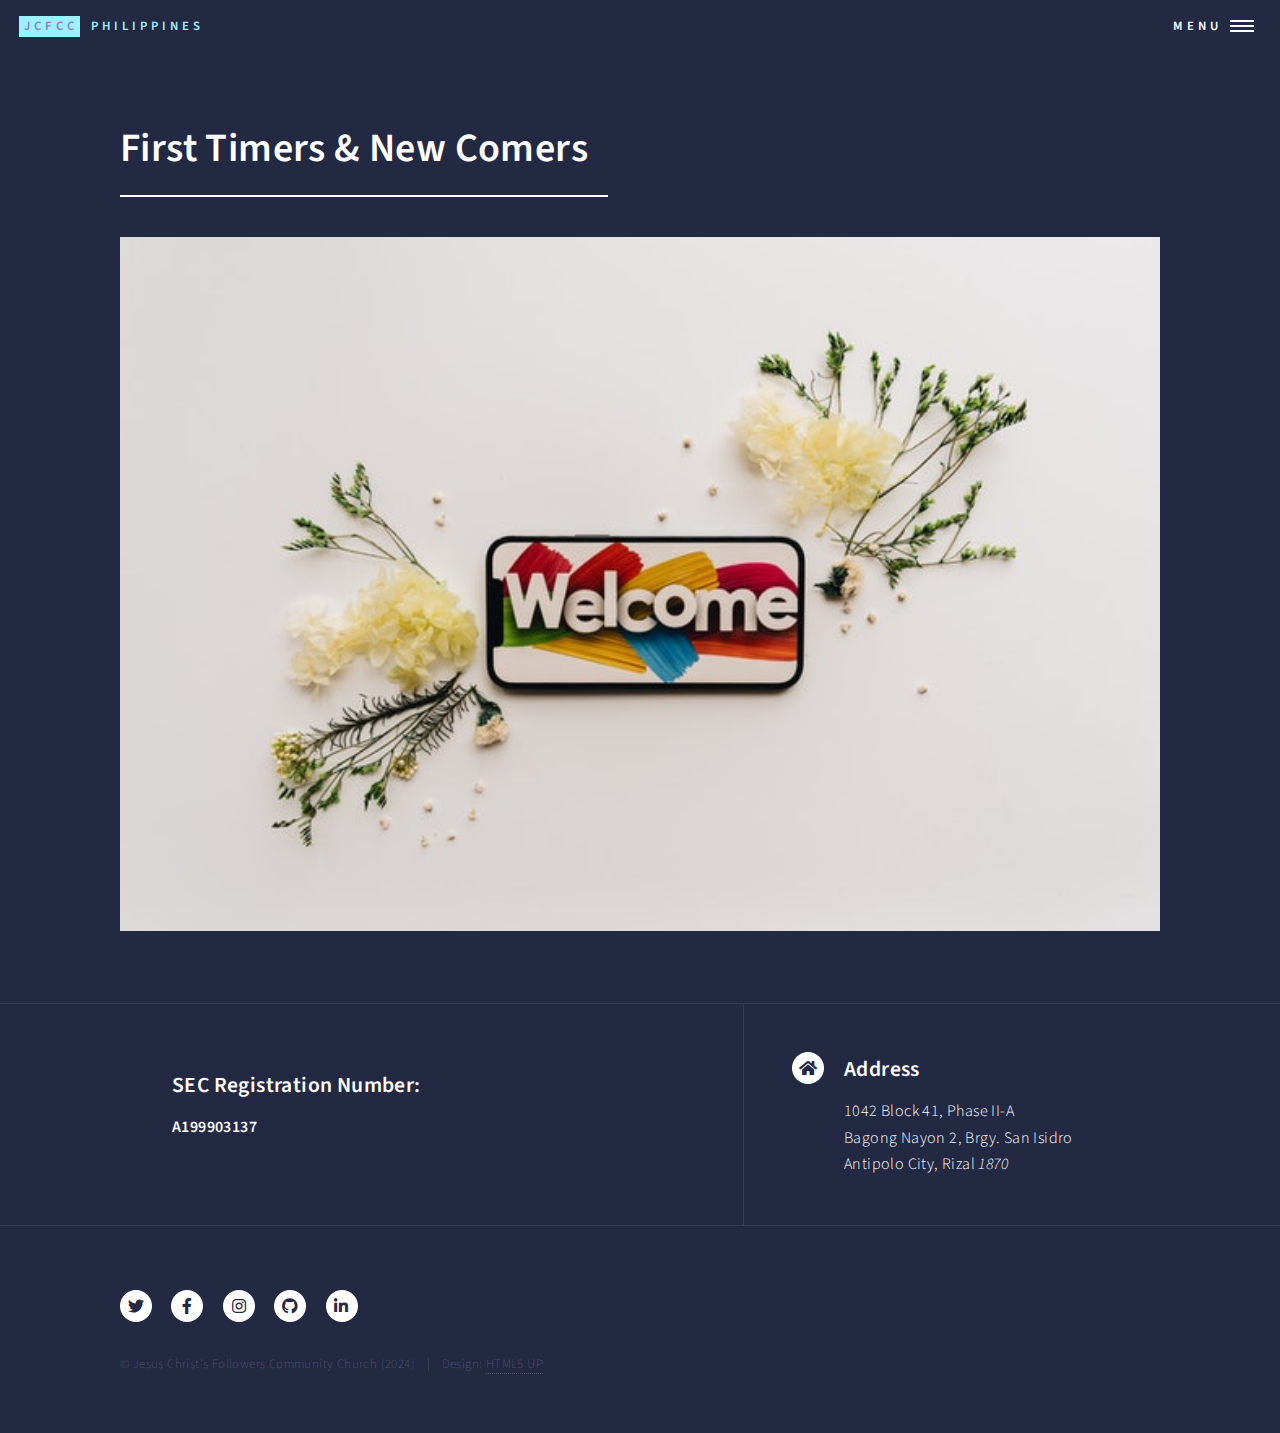
<file: welcome.html>
<!DOCTYPE HTML>
<!--
	Forty by HTML5 UP
	html5up.net | @ajlkn
	Free for personal and commercial use under the CCA 3.0 license (html5up.net/license)
-->
<html>
	<head>
		<title>www.jcfcc-ph.org -First Timer</title>
		<meta charset="utf-8" />
		<meta name="viewport" content="width=device-width, initial-scale=1, user-scalable=no" />
		<link rel="stylesheet" href="assets/css/main.css" />
		<noscript><link rel="stylesheet" href="assets/css/noscript.css" /></noscript>
	</head>
	<body class="is-preload">

		<!-- Wrapper -->
			<div id="wrapper">

				<!-- Header -->
				<header id="header" class="alt style2">
					<a href="index.html" class="logo"><strong>JCFCC</strong> <span>Philippines</span></a>
					<nav>
						<a href="#menu">Menu</a>
					</nav>
				</header>

				<!-- Menu -->
				<nav id="menu">
					<ul class="links">
						<li><a href="index.html">Home</a></li>
						<li><a href="attendance.html">Attendance</a></li>
						<li><a href="weekly-activities.html">Weekly Activities</a></li>
						<li><a href="announcements.html">Announcements</a></li>
						<li><a href="outreaches.html">Outreaches</a></li>
						<li><a href="mission-vision-values.html">Mission Vision Values</a></li>
					</ul>
					<ul class="actions stacked">
						<li><a href="#" class="button primary fit">Get Started</a></li>
						<li><a href="#" class="button fit">Log In</a></li>
					</ul>
				</nav>

				<!-- Main -->
					<div id="main" class="alt">

						<!-- One -->
							<section id="one">
								<div class="inner">
									<header class="major">
										<h1>First Timers & New Comers</h1>
									</header>
									<span class="image main"><img src="images/welcome.jpg" alt="" /></span>
									<!--<p>Donec eget ex magna. Interdum et malesuada fames ac ante ipsum primis in faucibus. Pellentesque venenatis dolor imperdiet dolor mattis sagittis. Praesent rutrum sem diam, vitae egestas enim auctor sit amet. Pellentesque leo mauris, consectetur id ipsum sit amet, fergiat. Pellentesque in mi eu massa lacinia malesuada et a elit. Donec urna ex, lacinia in purus ac, pretium pulvinar mauris. Curabitur sapien risus, commodo eget turpis at, elementum convallis elit. Pellentesque enim turpis, hendrerit.</p>
									<p>Lorem ipsum dolor sit amet, consectetur adipiscing elit. Duis dapibus rutrum facilisis. Class aptent taciti sociosqu ad litora torquent per conubia nostra, per inceptos himenaeos. Etiam tristique libero eu nibh porttitor fermentum. Nullam venenatis erat id vehicula viverra. Nunc ultrices eros ut ultricies condimentum. Mauris risus lacus, blandit sit amet venenatis non, bibendum vitae dolor. Nunc lorem mauris, fringilla in aliquam at, euismod in lectus. Pellentesque habitant morbi tristique senectus et netus et malesuada fames ac turpis egestas. In non lorem sit amet elit placerat maximus. Pellentesque aliquam maximus risus, vel sed vehicula.</p>
									<p>Interdum et malesuada fames ac ante ipsum primis in faucibus. Pellentesque venenatis dolor imperdiet dolor mattis sagittis. Praesent rutrum sem diam, vitae egestas enim auctor sit amet. Pellentesque leo mauris, consectetur id ipsum sit amet, fersapien risus, commodo eget turpis at, elementum convallis elit. Pellentesque enim turpis, hendrerit tristique lorem ipsum dolor.</p>-->
								</div>
							</section>

					</div>

				<!-- Contact -->
				<section id="contact">
					<div class="inner">						
						<section>
							<section>
								<div class="contact-method">
									<!--<span class="icon solid alt fa-envelope"></span>-->
									<h3>SEC Registration Number:</h3>
									<strong>A199903137</strong>
									<!--<a href="#">information@untitled.tld</a>-->
								</div>
							</section>								
<!--								<form method="post" action="#">
								<div class="fields">
									<div class="field half">
										<label for="name">Name</label>
										<input type="text" name="name" id="name" />
									</div>
									<div class="field half">
										<label for="email">Email</label>
										<input type="text" name="email" id="email" />
									</div>
									<div class="field">
										<label for="message">Message</label>
										<textarea name="message" id="message" rows="6"></textarea>
									</div>
								</div>
								<ul class="actions">
									<li><input type="submit" value="Send Message" class="primary" /></li>
									<li><input type="reset" value="Clear" /></li>
								</ul>
							</form>
						-->	
						</section>						
						<section class="split">
<!--								<section>
								<div class="contact-method">
									<span class="icon solid alt fa-envelope"></span>
									<h3>Email</h3>
									<a href="#">information@untitled.tld</a>
								</div>
							</section>
							<section>
								<div class="contact-method">
									<span class="icon solid alt fa-phone"></span>
									<h3>Phone</h3>
									<span>(000) 000-0000 x12387</span>
								</div>
							</section>
						-->
							<section>
								<div class="contact-method">
									<span class="icon solid alt fa-home"></span>
									<h3>Address</h3>
									<span>1042 Block 41, Phase II-A<br />
									Bagong Nayon 2, Brgy. San Isidro<br />
									Antipolo City, Rizal <em>1870</em></span>
								</div>
							</section>
						</section>
					</div>
				</section>

			<!-- Footer -->
				<footer id="footer">
					<div class="inner">
						<ul class="icons">
							<li><a href="#" class="icon brands alt fa-twitter"><span class="label">Twitter</span></a></li>
							<li><a href="#" class="icon brands alt fa-facebook-f"><span class="label">Facebook</span></a></li>
							<li><a href="#" class="icon brands alt fa-instagram"><span class="label">Instagram</span></a></li>
							<li><a href="#" class="icon brands alt fa-github"><span class="label">GitHub</span></a></li>
							<li><a href="#" class="icon brands alt fa-linkedin-in"><span class="label">LinkedIn</span></a></li>
						</ul>
						<ul class="copyright">
							<li>&copy; Jesus Christ's Followers Community Church (2024) </li><li>Design: <a href="https://html5up.net">HTML5 UP</a></li>
						</ul>
					</div>
				</footer>

		</div>

	<!-- Scripts -->
		<script src="assets/js/jquery.min.js"></script>
		<script src="assets/js/jquery.scrolly.min.js"></script>
		<script src="assets/js/jquery.scrollex.min.js"></script>
		<script src="assets/js/browser.min.js"></script>
		<script src="assets/js/breakpoints.min.js"></script>
		<script src="assets/js/util.js"></script>
		<script src="assets/js/main.js"></script>
		<script src="assets/js/right.click.js"></script>

	</body>
</html>
</file>
<file: assets/css/noscript.css>
/*
	Forty by HTML5 UP
	html5up.net | @ajlkn
	Free for personal and commercial use under the CCA 3.0 license (html5up.net/license)
*/

/* Banner */

	body.is-preload #banner:after {
		opacity: 0.85;
	}

	body.is-preload #banner > .inner {
		-moz-filter: none;
		-webkit-filter: none;
		-ms-filter: none;
		filter: none;
		-moz-transform: none;
		-webkit-transform: none;
		-ms-transform: none;
		transform: none;
		opacity: 1;
	}
</file>
<file: assets/css/main.css>
@import url(fontawesome-all.min.css);
@import url("https://fonts.googleapis.com/css?family=Source+Sans+Pro:300,300italic,600,600italic");

/*
	Forty by HTML5 UP
	html5up.net | @ajlkn
	Free for personal and commercial use under the CCA 3.0 license (html5up.net/license)
*/

html, body, div, span, applet, object,
iframe, h1, h2, h3, h4, h5, h6, p, blockquote,
pre, a, abbr, acronym, address, big, cite,
code, del, dfn, em, img, ins, kbd, q, s, samp,
small, strike, strong, sub, sup, tt, var, b,
u, i, center, dl, dt, dd, ol, ul, li, fieldset,
form, label, legend, table, caption, tbody,
tfoot, thead, tr, th, td, article, aside,
canvas, details, embed, figure, figcaption,
footer, header, hgroup, menu, nav, output, ruby,
section, summary, time, mark, audio, video {
	margin: 0;
	padding: 0;
	border: 0;
	font-size: 100%;
	font: inherit;
	vertical-align: baseline;}

article, aside, details, figcaption, figure,
footer, header, hgroup, menu, nav, section {
	display: block;}

body {
	line-height: 1;
}

ol, ul {
	list-style: none;
}

blockquote, q {
	quotes: none;
}

	blockquote:before, blockquote:after, q:before, q:after {
		content: '';
		content: none;
	}

table {
	border-collapse: collapse;
	border-spacing: 0;
}

body {
	-webkit-text-size-adjust: none;
}

mark {
	background-color: transparent;
	color: inherit;
}

input::-moz-focus-inner {
	border: 0;
	padding: 0;
}

input, select, textarea {
	-moz-appearance: none;
	-webkit-appearance: none;
	-ms-appearance: none;
	appearance: none;
}

/* Basic */

	@-ms-viewport {
		width: device-width;
	}

	body {
		-ms-overflow-style: scrollbar;
	}

	@media screen and (max-width: 480px) {

		html, body {
			min-width: 320px;
		}

	}

	html {
		box-sizing: border-box;
	}

	*, *:before, *:after {
		box-sizing: inherit;
	}

	body {
		background: #242943;
	}

		body.is-preload *, body.is-preload *:before, body.is-preload *:after {
			-moz-animation: none !important;
			-webkit-animation: none !important;
			-ms-animation: none !important;
			animation: none !important;
			-moz-transition: none !important;
			-webkit-transition: none !important;
			-ms-transition: none !important;
			transition: none !important;
		}

/* Type */

	body, input, select, textarea {
		color: #ffffff;
		font-family: "Source Sans Pro", Helvetica, sans-serif;
		font-size: 17pt;
		font-weight: 300;
		letter-spacing: 0.025em;
		line-height: 1.65;
	}

		@media screen and (max-width: 1680px) {

			body, input, select, textarea {
				font-size: 14pt;
			}

		}

		@media screen and (max-width: 1280px) {

			body, input, select, textarea {
				font-size: 12pt;
			}

		}

		@media screen and (max-width: 360px) {

			body, input, select, textarea {
				font-size: 11pt;
			}

		}

	a {
		-moz-transition: color 0.2s ease-in-out, border-bottom-color 0.2s ease-in-out;
		-webkit-transition: color 0.2s ease-in-out, border-bottom-color 0.2s ease-in-out;
		-ms-transition: color 0.2s ease-in-out, border-bottom-color 0.2s ease-in-out;
		transition: color 0.2s ease-in-out, border-bottom-color 0.2s ease-in-out;
		border-bottom: dotted 1px;
		color: inherit;
		text-decoration: none;
	}

		a:hover {
			border-bottom-color: transparent;
			color: #9bf1ff !important;
		}

		a:active {
			color: #53e3fb !important;
		}

	strong, b {
		color: #ffffff;
		font-weight: 600;
	}

	em, i {
		font-style: italic;
	}

	p {
		margin: 0 0 2em 0;
	}

	h1, h2, h3, h4, h5, h6 {
		color: #ffffff;
		font-weight: 600;
		line-height: 1.65;
		margin: 0 0 1em 0;
	}

		h1 a, h2 a, h3 a, h4 a, h5 a, h6 a {
			color: inherit;
			border-bottom: 0;
		}

	h1 {
		font-size: 2.5em;
	}

	h2 {
		font-size: 1.75em;
	}

	h3 {
		font-size: 1.35em;
	}

	h4 {
		font-size: 1.1em;
	}

	h5 {
		font-size: 0.9em;
	}

	h6 {
		font-size: 0.7em;
	}

	@media screen and (max-width: 736px) {

		h1 {
			font-size: 2em;
		}

		h2 {
			font-size: 1.5em;
		}

		h3 {
			font-size: 1.25em;
		}

	}

	sub {
		font-size: 0.8em;
		position: relative;
		top: 0.5em;
	}

	sup {
		font-size: 0.8em;
		position: relative;
		top: -0.5em;
	}

	blockquote {
		border-left: solid 4px rgba(212, 212, 255, 0.1);
		font-style: italic;
		margin: 0 0 2em 0;
		padding: 0.5em 0 0.5em 2em;
	}

	code {
		background: rgba(212, 212, 255, 0.035);
		font-family: "Courier New", monospace;
		font-size: 0.9em;
		margin: 0 0.25em;
		padding: 0.25em 0.65em;
	}

	pre {
		-webkit-overflow-scrolling: touch;
		font-family: "Courier New", monospace;
		font-size: 0.9em;
		margin: 0 0 2em 0;
	}

		pre code {
			display: block;
			line-height: 1.75;
			padding: 1em 1.5em;
			overflow-x: auto;
		}

	hr {
		border: 0;
		border-bottom: solid 1px rgba(212, 212, 255, 0.1);
		margin: 2em 0;
	}

		hr.major {
			margin: 3em 0;
		}

	.align-left {
		text-align: left;
	}

	.align-center {
		text-align: center;
	}

	.align-right {
		text-align: right;
	}

/* Row */

	.row {
		display: flex;
		flex-wrap: wrap;
		box-sizing: border-box;
		align-items: stretch;
	}

		.row > * {
			box-sizing: border-box;
		}

		.row.gtr-uniform > * > :last-child {
			margin-bottom: 0;
		}

		.row.aln-left {
			justify-content: flex-start;
		}

		.row.aln-center {
			justify-content: center;
		}

		.row.aln-right {
			justify-content: flex-end;
		}

		.row.aln-top {
			align-items: flex-start;
		}

		.row.aln-middle {
			align-items: center;
		}

		.row.aln-bottom {
			align-items: flex-end;
		}

		.row > .imp {
			order: -1;
		}

		.row > .col-1 {
			width: 8.33333%;
		}

		.row > .off-1 {
			margin-left: 8.33333%;
		}

		.row > .col-2 {
			width: 16.66667%;
		}

		.row > .off-2 {
			margin-left: 16.66667%;
		}

		.row > .col-3 {
			width: 25%;
		}

		.row > .off-3 {
			margin-left: 25%;
		}

		.row > .col-4 {
			width: 33.33333%;
		}

		.row > .off-4 {
			margin-left: 33.33333%;
		}

		.row > .col-5 {
			width: 41.66667%;
		}

		.row > .off-5 {
			margin-left: 41.66667%;
		}

		.row > .col-6 {
			width: 50%;
		}

		.row > .off-6 {
			margin-left: 50%;
		}

		.row > .col-7 {
			width: 58.33333%;
		}

		.row > .off-7 {
			margin-left: 58.33333%;
		}

		.row > .col-8 {
			width: 66.66667%;
		}

		.row > .off-8 {
			margin-left: 66.66667%;
		}

		.row > .col-9 {
			width: 75%;
		}

		.row > .off-9 {
			margin-left: 75%;
		}

		.row > .col-10 {
			width: 83.33333%;
		}

		.row > .off-10 {
			margin-left: 83.33333%;
		}

		.row > .col-11 {
			width: 91.66667%;
		}

		.row > .off-11 {
			margin-left: 91.66667%;
		}

		.row > .col-12 {
			width: 100%;
		}

		.row > .off-12 {
			margin-left: 100%;
		}

		.row.gtr-0 {
			margin-top: 0;
			margin-left: 0em;
		}

			.row.gtr-0 > * {
				padding: 0 0 0 0em;
			}

			.row.gtr-0.gtr-uniform {
				margin-top: 0em;
			}

				.row.gtr-0.gtr-uniform > * {
					padding-top: 0em;
				}

		.row.gtr-25 {
			margin-top: 0;
			margin-left: -0.5em;
		}

			.row.gtr-25 > * {
				padding: 0 0 0 0.5em;
			}

			.row.gtr-25.gtr-uniform {
				margin-top: -0.5em;
			}

				.row.gtr-25.gtr-uniform > * {
					padding-top: 0.5em;
				}

		.row.gtr-50 {
			margin-top: 0;
			margin-left: -1em;
		}

			.row.gtr-50 > * {
				padding: 0 0 0 1em;
			}

			.row.gtr-50.gtr-uniform {
				margin-top: -1em;
			}

				.row.gtr-50.gtr-uniform > * {
					padding-top: 1em;
				}

		.row {
			margin-top: 0;
			margin-left: -2em;
		}

			.row > * {
				padding: 0 0 0 2em;
			}

			.row.gtr-uniform {
				margin-top: -2em;
			}

				.row.gtr-uniform > * {
					padding-top: 2em;
				}

		.row.gtr-150 {
			margin-top: 0;
			margin-left: -3em;
		}

			.row.gtr-150 > * {
				padding: 0 0 0 3em;
			}

			.row.gtr-150.gtr-uniform {
				margin-top: -3em;
			}

				.row.gtr-150.gtr-uniform > * {
					padding-top: 3em;
				}

		.row.gtr-200 {
			margin-top: 0;
			margin-left: -4em;
		}

			.row.gtr-200 > * {
				padding: 0 0 0 4em;
			}

			.row.gtr-200.gtr-uniform {
				margin-top: -4em;
			}

				.row.gtr-200.gtr-uniform > * {
					padding-top: 4em;
				}

		@media screen and (max-width: 1680px) {

			.row {
				display: flex;
				flex-wrap: wrap;
				box-sizing: border-box;
				align-items: stretch;
			}

				.row > * {
					box-sizing: border-box;
				}

				.row.gtr-uniform > * > :last-child {
					margin-bottom: 0;
				}

				.row.aln-left {
					justify-content: flex-start;
				}

				.row.aln-center {
					justify-content: center;
				}

				.row.aln-right {
					justify-content: flex-end;
				}

				.row.aln-top {
					align-items: flex-start;
				}

				.row.aln-middle {
					align-items: center;
				}

				.row.aln-bottom {
					align-items: flex-end;
				}

				.row > .imp-xlarge {
					order: -1;
				}

				.row > .col-1-xlarge {
					width: 8.33333%;
				}

				.row > .off-1-xlarge {
					margin-left: 8.33333%;
				}

				.row > .col-2-xlarge {
					width: 16.66667%;
				}

				.row > .off-2-xlarge {
					margin-left: 16.66667%;
				}

				.row > .col-3-xlarge {
					width: 25%;
				}

				.row > .off-3-xlarge {
					margin-left: 25%;
				}

				.row > .col-4-xlarge {
					width: 33.33333%;
				}

				.row > .off-4-xlarge {
					margin-left: 33.33333%;
				}

				.row > .col-5-xlarge {
					width: 41.66667%;
				}

				.row > .off-5-xlarge {
					margin-left: 41.66667%;
				}

				.row > .col-6-xlarge {
					width: 50%;
				}

				.row > .off-6-xlarge {
					margin-left: 50%;
				}

				.row > .col-7-xlarge {
					width: 58.33333%;
				}

				.row > .off-7-xlarge {
					margin-left: 58.33333%;
				}

				.row > .col-8-xlarge {
					width: 66.66667%;
				}

				.row > .off-8-xlarge {
					margin-left: 66.66667%;
				}

				.row > .col-9-xlarge {
					width: 75%;
				}

				.row > .off-9-xlarge {
					margin-left: 75%;
				}

				.row > .col-10-xlarge {
					width: 83.33333%;
				}

				.row > .off-10-xlarge {
					margin-left: 83.33333%;
				}

				.row > .col-11-xlarge {
					width: 91.66667%;
				}

				.row > .off-11-xlarge {
					margin-left: 91.66667%;
				}

				.row > .col-12-xlarge {
					width: 100%;
				}

				.row > .off-12-xlarge {
					margin-left: 100%;
				}

				.row.gtr-0 {
					margin-top: 0;
					margin-left: 0em;
				}

					.row.gtr-0 > * {
						padding: 0 0 0 0em;
					}

					.row.gtr-0.gtr-uniform {
						margin-top: 0em;
					}

						.row.gtr-0.gtr-uniform > * {
							padding-top: 0em;
						}

				.row.gtr-25 {
					margin-top: 0;
					margin-left: -0.5em;
				}

					.row.gtr-25 > * {
						padding: 0 0 0 0.5em;
					}

					.row.gtr-25.gtr-uniform {
						margin-top: -0.5em;
					}

						.row.gtr-25.gtr-uniform > * {
							padding-top: 0.5em;
						}

				.row.gtr-50 {
					margin-top: 0;
					margin-left: -1em;
				}

					.row.gtr-50 > * {
						padding: 0 0 0 1em;
					}

					.row.gtr-50.gtr-uniform {
						margin-top: -1em;
					}

						.row.gtr-50.gtr-uniform > * {
							padding-top: 1em;
						}

				.row {
					margin-top: 0;
					margin-left: -2em;
				}

					.row > * {
						padding: 0 0 0 2em;
					}

					.row.gtr-uniform {
						margin-top: -2em;
					}

						.row.gtr-uniform > * {
							padding-top: 2em;
						}

				.row.gtr-150 {
					margin-top: 0;
					margin-left: -3em;
				}

					.row.gtr-150 > * {
						padding: 0 0 0 3em;
					}

					.row.gtr-150.gtr-uniform {
						margin-top: -3em;
					}

						.row.gtr-150.gtr-uniform > * {
							padding-top: 3em;
						}

				.row.gtr-200 {
					margin-top: 0;
					margin-left: -4em;
				}

					.row.gtr-200 > * {
						padding: 0 0 0 4em;
					}

					.row.gtr-200.gtr-uniform {
						margin-top: -4em;
					}

						.row.gtr-200.gtr-uniform > * {
							padding-top: 4em;
						}

		}

		@media screen and (max-width: 1280px) {

			.row {
				display: flex;
				flex-wrap: wrap;
				box-sizing: border-box;
				align-items: stretch;
			}

				.row > * {
					box-sizing: border-box;
				}

				.row.gtr-uniform > * > :last-child {
					margin-bottom: 0;
				}

				.row.aln-left {
					justify-content: flex-start;
				}

				.row.aln-center {
					justify-content: center;
				}

				.row.aln-right {
					justify-content: flex-end;
				}

				.row.aln-top {
					align-items: flex-start;
				}

				.row.aln-middle {
					align-items: center;
				}

				.row.aln-bottom {
					align-items: flex-end;
				}

				.row > .imp-large {
					order: -1;
				}

				.row > .col-1-large {
					width: 8.33333%;
				}

				.row > .off-1-large {
					margin-left: 8.33333%;
				}

				.row > .col-2-large {
					width: 16.66667%;
				}

				.row > .off-2-large {
					margin-left: 16.66667%;
				}

				.row > .col-3-large {
					width: 25%;
				}

				.row > .off-3-large {
					margin-left: 25%;
				}

				.row > .col-4-large {
					width: 33.33333%;
				}

				.row > .off-4-large {
					margin-left: 33.33333%;
				}

				.row > .col-5-large {
					width: 41.66667%;
				}

				.row > .off-5-large {
					margin-left: 41.66667%;
				}

				.row > .col-6-large {
					width: 50%;
				}

				.row > .off-6-large {
					margin-left: 50%;
				}

				.row > .col-7-large {
					width: 58.33333%;
				}

				.row > .off-7-large {
					margin-left: 58.33333%;
				}

				.row > .col-8-large {
					width: 66.66667%;
				}

				.row > .off-8-large {
					margin-left: 66.66667%;
				}

				.row > .col-9-large {
					width: 75%;
				}

				.row > .off-9-large {
					margin-left: 75%;
				}

				.row > .col-10-large {
					width: 83.33333%;
				}

				.row > .off-10-large {
					margin-left: 83.33333%;
				}

				.row > .col-11-large {
					width: 91.66667%;
				}

				.row > .off-11-large {
					margin-left: 91.66667%;
				}

				.row > .col-12-large {
					width: 100%;
				}

				.row > .off-12-large {
					margin-left: 100%;
				}

				.row.gtr-0 {
					margin-top: 0;
					margin-left: 0em;
				}

					.row.gtr-0 > * {
						padding: 0 0 0 0em;
					}

					.row.gtr-0.gtr-uniform {
						margin-top: 0em;
					}

						.row.gtr-0.gtr-uniform > * {
							padding-top: 0em;
						}

				.row.gtr-25 {
					margin-top: 0;
					margin-left: -0.375em;
				}

					.row.gtr-25 > * {
						padding: 0 0 0 0.375em;
					}

					.row.gtr-25.gtr-uniform {
						margin-top: -0.375em;
					}

						.row.gtr-25.gtr-uniform > * {
							padding-top: 0.375em;
						}

				.row.gtr-50 {
					margin-top: 0;
					margin-left: -0.75em;
				}

					.row.gtr-50 > * {
						padding: 0 0 0 0.75em;
					}

					.row.gtr-50.gtr-uniform {
						margin-top: -0.75em;
					}

						.row.gtr-50.gtr-uniform > * {
							padding-top: 0.75em;
						}

				.row {
					margin-top: 0;
					margin-left: -1.5em;
				}

					.row > * {
						padding: 0 0 0 1.5em;
					}

					.row.gtr-uniform {
						margin-top: -1.5em;
					}

						.row.gtr-uniform > * {
							padding-top: 1.5em;
						}

				.row.gtr-150 {
					margin-top: 0;
					margin-left: -2.25em;
				}

					.row.gtr-150 > * {
						padding: 0 0 0 2.25em;
					}

					.row.gtr-150.gtr-uniform {
						margin-top: -2.25em;
					}

						.row.gtr-150.gtr-uniform > * {
							padding-top: 2.25em;
						}

				.row.gtr-200 {
					margin-top: 0;
					margin-left: -3em;
				}

					.row.gtr-200 > * {
						padding: 0 0 0 3em;
					}

					.row.gtr-200.gtr-uniform {
						margin-top: -3em;
					}

						.row.gtr-200.gtr-uniform > * {
							padding-top: 3em;
						}

		}

		@media screen and (max-width: 980px) {

			.row {
				display: flex;
				flex-wrap: wrap;
				box-sizing: border-box;
				align-items: stretch;
			}

				.row > * {
					box-sizing: border-box;
				}

				.row.gtr-uniform > * > :last-child {
					margin-bottom: 0;
				}

				.row.aln-left {
					justify-content: flex-start;
				}

				.row.aln-center {
					justify-content: center;
				}

				.row.aln-right {
					justify-content: flex-end;
				}

				.row.aln-top {
					align-items: flex-start;
				}

				.row.aln-middle {
					align-items: center;
				}

				.row.aln-bottom {
					align-items: flex-end;
				}

				.row > .imp-medium {
					order: -1;
				}

				.row > .col-1-medium {
					width: 8.33333%;
				}

				.row > .off-1-medium {
					margin-left: 8.33333%;
				}

				.row > .col-2-medium {
					width: 16.66667%;
				}

				.row > .off-2-medium {
					margin-left: 16.66667%;
				}

				.row > .col-3-medium {
					width: 25%;
				}

				.row > .off-3-medium {
					margin-left: 25%;
				}

				.row > .col-4-medium {
					width: 33.33333%;
				}

				.row > .off-4-medium {
					margin-left: 33.33333%;
				}

				.row > .col-5-medium {
					width: 41.66667%;
				}

				.row > .off-5-medium {
					margin-left: 41.66667%;
				}

				.row > .col-6-medium {
					width: 50%;
				}

				.row > .off-6-medium {
					margin-left: 50%;
				}

				.row > .col-7-medium {
					width: 58.33333%;
				}

				.row > .off-7-medium {
					margin-left: 58.33333%;
				}

				.row > .col-8-medium {
					width: 66.66667%;
				}

				.row > .off-8-medium {
					margin-left: 66.66667%;
				}

				.row > .col-9-medium {
					width: 75%;
				}

				.row > .off-9-medium {
					margin-left: 75%;
				}

				.row > .col-10-medium {
					width: 83.33333%;
				}

				.row > .off-10-medium {
					margin-left: 83.33333%;
				}

				.row > .col-11-medium {
					width: 91.66667%;
				}

				.row > .off-11-medium {
					margin-left: 91.66667%;
				}

				.row > .col-12-medium {
					width: 100%;
				}

				.row > .off-12-medium {
					margin-left: 100%;
				}

				.row.gtr-0 {
					margin-top: 0;
					margin-left: 0em;
				}

					.row.gtr-0 > * {
						padding: 0 0 0 0em;
					}

					.row.gtr-0.gtr-uniform {
						margin-top: 0em;
					}

						.row.gtr-0.gtr-uniform > * {
							padding-top: 0em;
						}

				.row.gtr-25 {
					margin-top: 0;
					margin-left: -0.375em;
				}

					.row.gtr-25 > * {
						padding: 0 0 0 0.375em;
					}

					.row.gtr-25.gtr-uniform {
						margin-top: -0.375em;
					}

						.row.gtr-25.gtr-uniform > * {
							padding-top: 0.375em;
						}

				.row.gtr-50 {
					margin-top: 0;
					margin-left: -0.75em;
				}

					.row.gtr-50 > * {
						padding: 0 0 0 0.75em;
					}

					.row.gtr-50.gtr-uniform {
						margin-top: -0.75em;
					}

						.row.gtr-50.gtr-uniform > * {
							padding-top: 0.75em;
						}

				.row {
					margin-top: 0;
					margin-left: -1.5em;
				}

					.row > * {
						padding: 0 0 0 1.5em;
					}

					.row.gtr-uniform {
						margin-top: -1.5em;
					}

						.row.gtr-uniform > * {
							padding-top: 1.5em;
						}

				.row.gtr-150 {
					margin-top: 0;
					margin-left: -2.25em;
				}

					.row.gtr-150 > * {
						padding: 0 0 0 2.25em;
					}

					.row.gtr-150.gtr-uniform {
						margin-top: -2.25em;
					}

						.row.gtr-150.gtr-uniform > * {
							padding-top: 2.25em;
						}

				.row.gtr-200 {
					margin-top: 0;
					margin-left: -3em;
				}

					.row.gtr-200 > * {
						padding: 0 0 0 3em;
					}

					.row.gtr-200.gtr-uniform {
						margin-top: -3em;
					}

						.row.gtr-200.gtr-uniform > * {
							padding-top: 3em;
						}

		}

		@media screen and (max-width: 736px) {

			.row {
				display: flex;
				flex-wrap: wrap;
				box-sizing: border-box;
				align-items: stretch;
			}

				.row > * {
					box-sizing: border-box;
				}

				.row.gtr-uniform > * > :last-child {
					margin-bottom: 0;
				}

				.row.aln-left {
					justify-content: flex-start;
				}

				.row.aln-center {
					justify-content: center;
				}

				.row.aln-right {
					justify-content: flex-end;
				}

				.row.aln-top {
					align-items: flex-start;
				}

				.row.aln-middle {
					align-items: center;
				}

				.row.aln-bottom {
					align-items: flex-end;
				}

				.row > .imp-small {
					order: -1;
				}

				.row > .col-1-small {
					width: 8.33333%;
				}

				.row > .off-1-small {
					margin-left: 8.33333%;
				}

				.row > .col-2-small {
					width: 16.66667%;
				}

				.row > .off-2-small {
					margin-left: 16.66667%;
				}

				.row > .col-3-small {
					width: 25%;
				}

				.row > .off-3-small {
					margin-left: 25%;
				}

				.row > .col-4-small {
					width: 33.33333%;
				}

				.row > .off-4-small {
					margin-left: 33.33333%;
				}

				.row > .col-5-small {
					width: 41.66667%;
				}

				.row > .off-5-small {
					margin-left: 41.66667%;
				}

				.row > .col-6-small {
					width: 50%;
				}

				.row > .off-6-small {
					margin-left: 50%;
				}

				.row > .col-7-small {
					width: 58.33333%;
				}

				.row > .off-7-small {
					margin-left: 58.33333%;
				}

				.row > .col-8-small {
					width: 66.66667%;
				}

				.row > .off-8-small {
					margin-left: 66.66667%;
				}

				.row > .col-9-small {
					width: 75%;
				}

				.row > .off-9-small {
					margin-left: 75%;
				}

				.row > .col-10-small {
					width: 83.33333%;
				}

				.row > .off-10-small {
					margin-left: 83.33333%;
				}

				.row > .col-11-small {
					width: 91.66667%;
				}

				.row > .off-11-small {
					margin-left: 91.66667%;
				}

				.row > .col-12-small {
					width: 100%;
				}

				.row > .off-12-small {
					margin-left: 100%;
				}

				.row.gtr-0 {
					margin-top: 0;
					margin-left: 0em;
				}

					.row.gtr-0 > * {
						padding: 0 0 0 0em;
					}

					.row.gtr-0.gtr-uniform {
						margin-top: 0em;
					}

						.row.gtr-0.gtr-uniform > * {
							padding-top: 0em;
						}

				.row.gtr-25 {
					margin-top: 0;
					margin-left: -0.3125em;
				}

					.row.gtr-25 > * {
						padding: 0 0 0 0.3125em;
					}

					.row.gtr-25.gtr-uniform {
						margin-top: -0.3125em;
					}

						.row.gtr-25.gtr-uniform > * {
							padding-top: 0.3125em;
						}

				.row.gtr-50 {
					margin-top: 0;
					margin-left: -0.625em;
				}

					.row.gtr-50 > * {
						padding: 0 0 0 0.625em;
					}

					.row.gtr-50.gtr-uniform {
						margin-top: -0.625em;
					}

						.row.gtr-50.gtr-uniform > * {
							padding-top: 0.625em;
						}

				.row {
					margin-top: 0;
					margin-left: -1.25em;
				}

					.row > * {
						padding: 0 0 0 1.25em;
					}

					.row.gtr-uniform {
						margin-top: -1.25em;
					}

						.row.gtr-uniform > * {
							padding-top: 1.25em;
						}

				.row.gtr-150 {
					margin-top: 0;
					margin-left: -1.875em;
				}

					.row.gtr-150 > * {
						padding: 0 0 0 1.875em;
					}

					.row.gtr-150.gtr-uniform {
						margin-top: -1.875em;
					}

						.row.gtr-150.gtr-uniform > * {
							padding-top: 1.875em;
						}

				.row.gtr-200 {
					margin-top: 0;
					margin-left: -2.5em;
				}

					.row.gtr-200 > * {
						padding: 0 0 0 2.5em;
					}

					.row.gtr-200.gtr-uniform {
						margin-top: -2.5em;
					}

						.row.gtr-200.gtr-uniform > * {
							padding-top: 2.5em;
						}

		}

		@media screen and (max-width: 480px) {

			.row {
				display: flex;
				flex-wrap: wrap;
				box-sizing: border-box;
				align-items: stretch;
			}

				.row > * {
					box-sizing: border-box;
				}

				.row.gtr-uniform > * > :last-child {
					margin-bottom: 0;
				}

				.row.aln-left {
					justify-content: flex-start;
				}

				.row.aln-center {
					justify-content: center;
				}

				.row.aln-right {
					justify-content: flex-end;
				}

				.row.aln-top {
					align-items: flex-start;
				}

				.row.aln-middle {
					align-items: center;
				}

				.row.aln-bottom {
					align-items: flex-end;
				}

				.row > .imp-xsmall {
					order: -1;
				}

				.row > .col-1-xsmall {
					width: 8.33333%;
				}

				.row > .off-1-xsmall {
					margin-left: 8.33333%;
				}

				.row > .col-2-xsmall {
					width: 16.66667%;
				}

				.row > .off-2-xsmall {
					margin-left: 16.66667%;
				}

				.row > .col-3-xsmall {
					width: 25%;
				}

				.row > .off-3-xsmall {
					margin-left: 25%;
				}

				.row > .col-4-xsmall {
					width: 33.33333%;
				}

				.row > .off-4-xsmall {
					margin-left: 33.33333%;
				}

				.row > .col-5-xsmall {
					width: 41.66667%;
				}

				.row > .off-5-xsmall {
					margin-left: 41.66667%;
				}

				.row > .col-6-xsmall {
					width: 50%;
				}

				.row > .off-6-xsmall {
					margin-left: 50%;
				}

				.row > .col-7-xsmall {
					width: 58.33333%;
				}

				.row > .off-7-xsmall {
					margin-left: 58.33333%;
				}

				.row > .col-8-xsmall {
					width: 66.66667%;
				}

				.row > .off-8-xsmall {
					margin-left: 66.66667%;
				}

				.row > .col-9-xsmall {
					width: 75%;
				}

				.row > .off-9-xsmall {
					margin-left: 75%;
				}

				.row > .col-10-xsmall {
					width: 83.33333%;
				}

				.row > .off-10-xsmall {
					margin-left: 83.33333%;
				}

				.row > .col-11-xsmall {
					width: 91.66667%;
				}

				.row > .off-11-xsmall {
					margin-left: 91.66667%;
				}

				.row > .col-12-xsmall {
					width: 100%;
				}

				.row > .off-12-xsmall {
					margin-left: 100%;
				}

				.row.gtr-0 {
					margin-top: 0;
					margin-left: 0em;
				}

					.row.gtr-0 > * {
						padding: 0 0 0 0em;
					}

					.row.gtr-0.gtr-uniform {
						margin-top: 0em;
					}

						.row.gtr-0.gtr-uniform > * {
							padding-top: 0em;
						}

				.row.gtr-25 {
					margin-top: 0;
					margin-left: -0.3125em;
				}

					.row.gtr-25 > * {
						padding: 0 0 0 0.3125em;
					}

					.row.gtr-25.gtr-uniform {
						margin-top: -0.3125em;
					}

						.row.gtr-25.gtr-uniform > * {
							padding-top: 0.3125em;
						}

				.row.gtr-50 {
					margin-top: 0;
					margin-left: -0.625em;
				}

					.row.gtr-50 > * {
						padding: 0 0 0 0.625em;
					}

					.row.gtr-50.gtr-uniform {
						margin-top: -0.625em;
					}

						.row.gtr-50.gtr-uniform > * {
							padding-top: 0.625em;
						}

				.row {
					margin-top: 0;
					margin-left: -1.25em;
				}

					.row > * {
						padding: 0 0 0 1.25em;
					}

					.row.gtr-uniform {
						margin-top: -1.25em;
					}

						.row.gtr-uniform > * {
							padding-top: 1.25em;
						}

				.row.gtr-150 {
					margin-top: 0;
					margin-left: -1.875em;
				}

					.row.gtr-150 > * {
						padding: 0 0 0 1.875em;
					}

					.row.gtr-150.gtr-uniform {
						margin-top: -1.875em;
					}

						.row.gtr-150.gtr-uniform > * {
							padding-top: 1.875em;
						}

				.row.gtr-200 {
					margin-top: 0;
					margin-left: -2.5em;
				}

					.row.gtr-200 > * {
						padding: 0 0 0 2.5em;
					}

					.row.gtr-200.gtr-uniform {
						margin-top: -2.5em;
					}

						.row.gtr-200.gtr-uniform > * {
							padding-top: 2.5em;
						}

		}

/* Section/Article */

	section.special, article.special {
		text-align: center;
	}

	header.major {
		width: -moz-max-content;
		width: -webkit-max-content;
		width: -ms-max-content;
		width: max-content;
		margin-bottom: 2em;
	}

		header.major > :first-child {
			margin-bottom: 0;
			width: calc(100% + 0.5em);
		}

			header.major > :first-child:after {
				content: '';
				background-color: #ffffff;
				display: block;
				height: 2px;
				margin: 0.325em 0 0.5em 0;
				width: 100%;
			}

		header.major > p {
			font-size: 0.7em;
			font-weight: 600;
			letter-spacing: 0.25em;
			margin-bottom: 0;
			text-transform: uppercase;
		}

		body.is-ie header.major > :first-child:after {
			max-width: 9em;
		}

		body.is-ie header.major > h1:after {
			max-width: 100% !important;
		}

	@media screen and (max-width: 736px) {

		header.major > p br {
			display: none;
		}

	}

/* Form */

	form {
		margin: 0 0 2em 0;
	}

		form > :last-child {
			margin-bottom: 0;
		}

		form > .fields {
			display: -moz-flex;
			display: -webkit-flex;
			display: -ms-flex;
			display: flex;
			-moz-flex-wrap: wrap;
			-webkit-flex-wrap: wrap;
			-ms-flex-wrap: wrap;
			flex-wrap: wrap;
			width: calc(100% + 3em);
			margin: -1.5em 0 2em -1.5em;
		}

			form > .fields > .field {
				-moz-flex-grow: 0;
				-webkit-flex-grow: 0;
				-ms-flex-grow: 0;
				flex-grow: 0;
				-moz-flex-shrink: 0;
				-webkit-flex-shrink: 0;
				-ms-flex-shrink: 0;
				flex-shrink: 0;
				padding: 1.5em 0 0 1.5em;
				width: calc(100% - 1.5em);
			}

				form > .fields > .field.half {
					width: calc(50% - 0.75em);
				}

				form > .fields > .field.third {
					width: calc(100%/3 - 0.5em);
				}

				form > .fields > .field.quarter {
					width: calc(25% - 0.375em);
				}

		@media screen and (max-width: 480px) {

			form > .fields {
				width: calc(100% + 3em);
				margin: -1.5em 0 2em -1.5em;
			}

				form > .fields > .field {
					padding: 1.5em 0 0 1.5em;
					width: calc(100% - 1.5em);
				}

					form > .fields > .field.half {
						width: calc(100% - 1.5em);
					}

					form > .fields > .field.third {
						width: calc(100% - 1.5em);
					}

					form > .fields > .field.quarter {
						width: calc(100% - 1.5em);
					}

		}

	label {
		color: #ffffff;
		display: block;
		font-size: 0.8em;
		font-weight: 600;
		letter-spacing: 0.25em;
		margin: 0 0 1em 0;
		text-transform: uppercase;
	}

	input[type="text"],
	input[type="password"],
	input[type="email"],
	input[type="tel"],
	input[type="search"],
	input[type="url"],
	select,
	textarea {
		-moz-appearance: none;
		-webkit-appearance: none;
		-ms-appearance: none;
		appearance: none;
		background: rgba(212, 212, 255, 0.035);
		border: none;
		border-radius: 0;
		color: inherit;
		display: block;
		outline: 0;
		padding: 0 1em;
		text-decoration: none;
		width: 100%;
	}

		input[type="text"]:invalid,
		input[type="password"]:invalid,
		input[type="email"]:invalid,
		input[type="tel"]:invalid,
		input[type="search"]:invalid,
		input[type="url"]:invalid,
		select:invalid,
		textarea:invalid {
			box-shadow: none;
		}

		input[type="text"]:focus,
		input[type="password"]:focus,
		input[type="email"]:focus,
		input[type="tel"]:focus,
		input[type="search"]:focus,
		input[type="url"]:focus,
		select:focus,
		textarea:focus {
			border-color: #9bf1ff;
			box-shadow: 0 0 0 2px #9bf1ff;
		}

	select {
		background-image: url("data:image/svg+xml;charset=utf8,%3Csvg xmlns='http://www.w3.org/2000/svg' width='40' height='40' preserveAspectRatio='none' viewBox='0 0 40 40'%3E%3Cpath d='M9.4,12.3l10.4,10.4l10.4-10.4c0.2-0.2,0.5-0.4,0.9-0.4c0.3,0,0.6,0.1,0.9,0.4l3.3,3.3c0.2,0.2,0.4,0.5,0.4,0.9 c0,0.4-0.1,0.6-0.4,0.9L20.7,31.9c-0.2,0.2-0.5,0.4-0.9,0.4c-0.3,0-0.6-0.1-0.9-0.4L4.3,17.3c-0.2-0.2-0.4-0.5-0.4-0.9 c0-0.4,0.1-0.6,0.4-0.9l3.3-3.3c0.2-0.2,0.5-0.4,0.9-0.4S9.1,12.1,9.4,12.3z' fill='rgba(212, 212, 255, 0.1)' /%3E%3C/svg%3E");
		background-size: 1.25rem;
		background-repeat: no-repeat;
		background-position: calc(100% - 1rem) center;
		height: 2.75em;
		padding-right: 2.75em;
		text-overflow: ellipsis;
	}

		select option {
			color: #ffffff;
			background: #242943;
		}

		select:focus::-ms-value {
			background-color: transparent;
		}

		select::-ms-expand {
			display: none;
		}

	input[type="text"],
	input[type="password"],
	input[type="email"],
	input[type="tel"],
	input[type="search"],
	input[type="url"],
	select {
		height: 2.75em;
	}

	textarea {
		padding: 0.75em 1em;
	}

	input[type="checkbox"],
	input[type="radio"] {
		-moz-appearance: none;
		-webkit-appearance: none;
		-ms-appearance: none;
		appearance: none;
		display: block;
		float: left;
		margin-right: -2em;
		opacity: 0;
		width: 1em;
		z-index: -1;
	}

		input[type="checkbox"] + label,
		input[type="radio"] + label {
			text-decoration: none;
			color: #ffffff;
			cursor: pointer;
			display: inline-block;
			font-weight: 300;
			padding-left: 2.65em;
			padding-right: 0.75em;
			position: relative;
		}

			input[type="checkbox"] + label:before,
			input[type="radio"] + label:before {
				-moz-osx-font-smoothing: grayscale;
				-webkit-font-smoothing: antialiased;
				display: inline-block;
				font-style: normal;
				font-variant: normal;
				text-rendering: auto;
				line-height: 1;
				text-transform: none !important;
				font-family: 'Font Awesome 5 Free';
				font-weight: 900;
			}

			input[type="checkbox"] + label:before,
			input[type="radio"] + label:before {
				background: rgba(212, 212, 255, 0.035);
				content: '';
				display: inline-block;
				font-size: 0.8em;
				height: 2.0625em;
				left: 0;
				letter-spacing: 0;
				line-height: 2.0625em;
				position: absolute;
				text-align: center;
				top: 0;
				width: 2.0625em;
			}

		input[type="checkbox"]:checked + label:before,
		input[type="radio"]:checked + label:before {
			background: #ffffff;
			border-color: #9bf1ff;
			content: '\f00c';
			color: #242943;
		}

		input[type="checkbox"]:focus + label:before,
		input[type="radio"]:focus + label:before {
			box-shadow: 0 0 0 2px #9bf1ff;
		}

	input[type="radio"] + label:before {
		border-radius: 100%;
	}

	::-webkit-input-placeholder {
		color: rgba(244, 244, 255, 0.2) !important;
		opacity: 1.0;
	}

	:-moz-placeholder {
		color: rgba(244, 244, 255, 0.2) !important;
		opacity: 1.0;
	}

	::-moz-placeholder {
		color: rgba(244, 244, 255, 0.2) !important;
		opacity: 1.0;
	}

	:-ms-input-placeholder {
		color: rgba(244, 244, 255, 0.2) !important;
		opacity: 1.0;
	}

/* Box */

	.box {
		border: solid 1px rgba(212, 212, 255, 0.1);
		margin-bottom: 2em;
		padding: 1.5em;
	}

		.box > :last-child,
		.box > :last-child > :last-child,
		.box > :last-child > :last-child > :last-child {
			margin-bottom: 0;
		}

		.box.alt {
			border: 0;
			border-radius: 0;
			padding: 0;
		}

/* Icon */

	.icon {
		text-decoration: none;
		border-bottom: none;
		position: relative;
	}

		.icon:before {
			-moz-osx-font-smoothing: grayscale;
			-webkit-font-smoothing: antialiased;
			display: inline-block;
			font-style: normal;
			font-variant: normal;
			text-rendering: auto;
			line-height: 1;
			text-transform: none !important;
			font-family: 'Font Awesome 5 Free';
			font-weight: 400;
		}

		.icon > .label {
			display: none;
		}

		.icon:before {
			line-height: inherit;
		}

		.icon.solid:before {
			font-weight: 900;
		}

		.icon.brands:before {
			font-family: 'Font Awesome 5 Brands';
		}

		.icon.alt:before {
			background-color: #ffffff;
			border-radius: 100%;
			color: #242943;
			display: inline-block;
			height: 2em;
			line-height: 2em;
			text-align: center;
			width: 2em;
		}

	a.icon.alt:before {
		-moz-transition: background-color 0.2s ease-in-out;
		-webkit-transition: background-color 0.2s ease-in-out;
		-ms-transition: background-color 0.2s ease-in-out;
		transition: background-color 0.2s ease-in-out;
	}

	a.icon.alt:hover:before {
		background-color: #6fc3df;
	}

	a.icon.alt:active:before {
		background-color: #37a6cb;
	}

/* Image */

	.image {
		border: 0;
		display: inline-block;
		position: relative;
	}

		.image img {
			display: block;
		}

		.image.left, .image.right {
			max-width: 30%;
		}

			.image.left img, .image.right img {
				width: 100%;
			}

		.image.left {
			float: left;
			margin: 0 1.5em 1.25em 0;
			top: 0.25em;
		}

		.image.right {
			float: right;
			margin: 0 0 1.25em 1.5em;
			top: 0.25em;
		}

		.image.fit {
			display: block;
			margin: 0 0 2em 0;
			width: 100%;
		}

			.image.fit img {
				width: 100%;
			}

		.image.main {
			display: block;
			margin: 2.5em 0;
			width: 100%;
		}

			.image.main img {
				width: 100%;
			}

			@media screen and (max-width: 736px) {

				.image.main {
					margin: 1.5em 0;
				}

			}

/* List */

	ol {
		list-style: decimal;
		margin: 0 0 2em 0;
		padding-left: 1.25em;
	}

		ol li {
			padding-left: 0.25em;
		}

	ul {
		list-style: disc;
		margin: 0 0 2em 0;
		padding-left: 1em;
	}

		ul li {
			padding-left: 0.5em;
		}

		ul.alt {
			list-style: none;
			padding-left: 0;
		}

			ul.alt li {
				border-top: solid 1px rgba(212, 212, 255, 0.1);
				padding: 0.5em 0;
			}

				ul.alt li:first-child {
					border-top: 0;
					padding-top: 0;
				}

	dl {
		margin: 0 0 2em 0;
	}

		dl dt {
			display: block;
			font-weight: 600;
			margin: 0 0 1em 0;
		}

		dl dd {
			margin-left: 2em;
		}

/* Actions */

	ul.actions {
		display: -moz-flex;
		display: -webkit-flex;
		display: -ms-flex;
		display: flex;
		cursor: default;
		list-style: none;
		margin-left: -1em;
		padding-left: 0;
	}

		ul.actions li {
			padding: 0 0 0 1em;
			vertical-align: middle;
		}

		ul.actions.special {
			-moz-justify-content: center;
			-webkit-justify-content: center;
			-ms-justify-content: center;
			justify-content: center;
			width: 100%;
			margin-left: 0;
		}

			ul.actions.special li:first-child {
				padding-left: 0;
			}

		ul.actions.stacked {
			-moz-flex-direction: column;
			-webkit-flex-direction: column;
			-ms-flex-direction: column;
			flex-direction: column;
			margin-left: 0;
		}

			ul.actions.stacked li {
				padding: 1.3em 0 0 0;
			}

				ul.actions.stacked li:first-child {
					padding-top: 0;
				}

		ul.actions.fit {
			width: calc(100% + 1em);
		}

			ul.actions.fit li {
				-moz-flex-grow: 1;
				-webkit-flex-grow: 1;
				-ms-flex-grow: 1;
				flex-grow: 1;
				-moz-flex-shrink: 1;
				-webkit-flex-shrink: 1;
				-ms-flex-shrink: 1;
				flex-shrink: 1;
				width: 100%;
			}

				ul.actions.fit li > * {
					width: 100%;
				}

			ul.actions.fit.stacked {
				width: 100%;
			}

/* Icons */

	ul.icons {
		cursor: default;
		list-style: none;
		padding-left: 0;
	}

		ul.icons li {
			display: inline-block;
			padding: 0 1em 0 0;
		}

			ul.icons li:last-child {
				padding-right: 0;
			}

		@media screen and (max-width: 736px) {

			ul.icons li {
				padding: 0 0.75em 0 0;
			}

		}

/* Pagination */

	ul.pagination {
		cursor: default;
		list-style: none;
		padding-left: 0;
	}

		ul.pagination li {
			display: inline-block;
			padding-left: 0;
			vertical-align: middle;
		}

			ul.pagination li > .page {
				-moz-transition: background-color 0.2s ease-in-out, color 0.2s ease-in-out;
				-webkit-transition: background-color 0.2s ease-in-out, color 0.2s ease-in-out;
				-ms-transition: background-color 0.2s ease-in-out, color 0.2s ease-in-out;
				transition: background-color 0.2s ease-in-out, color 0.2s ease-in-out;
				border-bottom: 0;
				display: inline-block;
				font-size: 0.8em;
				font-weight: 600;
				height: 1.5em;
				line-height: 1.5em;
				margin: 0 0.125em;
				min-width: 1.5em;
				padding: 0 0.5em;
				text-align: center;
			}

				ul.pagination li > .page.active {
					background-color: #ffffff;
					color: #242943;
				}

					ul.pagination li > .page.active:hover {
						background-color: #9bf1ff;
						color: #242943 !important;
					}

					ul.pagination li > .page.active:active {
						background-color: #53e3fb;
					}

			ul.pagination li:first-child {
				padding-right: 0.75em;
			}

			ul.pagination li:last-child {
				padding-left: 0.75em;
			}

		@media screen and (max-width: 480px) {

			ul.pagination li:nth-child(n+2):nth-last-child(n+2) {
				display: none;
			}

			ul.pagination li:first-child {
				padding-right: 0;
			}

		}

/* Table */

	.table-wrapper {
		-webkit-overflow-scrolling: touch;
		overflow-x: auto;
	}

	table {
		margin: 0 0 2em 0;
		width: 100%;
	}

		table tbody tr {
			border: solid 1px rgba(212, 212, 255, 0.1);
			border-left: 0;
			border-right: 0;
		}

			table tbody tr:nth-child(2n + 1) {
				background-color: rgba(212, 212, 255, 0.035);
			}

		table td {
			padding: 0.75em 0.75em;
		}

		table th {
			color: #ffffff;
			font-size: 0.9em;
			font-weight: 600;
			padding: 0 0.75em 0.75em 0.75em;
			text-align: left;
		}

		table thead {
			border-bottom: solid 2px rgba(212, 212, 255, 0.1);
		}

		table tfoot {
			border-top: solid 2px rgba(212, 212, 255, 0.1);
		}

		table.alt {
			border-collapse: separate;
		}

			table.alt tbody tr td {
				border: solid 1px rgba(212, 212, 255, 0.1);
				border-left-width: 0;
				border-top-width: 0;
			}

				table.alt tbody tr td:first-child {
					border-left-width: 1px;
				}

			table.alt tbody tr:first-child td {
				border-top-width: 1px;
			}

			table.alt thead {
				border-bottom: 0;
			}

			table.alt tfoot {
				border-top: 0;
			}

/* Button */

	input[type="submit"],
	input[type="reset"],
	input[type="button"],
	button,
	.button {
		-moz-appearance: none;
		-webkit-appearance: none;
		-ms-appearance: none;
		appearance: none;
		-moz-transition: background-color 0.2s ease-in-out, box-shadow 0.2s ease-in-out, color 0.2s ease-in-out;
		-webkit-transition: background-color 0.2s ease-in-out, box-shadow 0.2s ease-in-out, color 0.2s ease-in-out;
		-ms-transition: background-color 0.2s ease-in-out, box-shadow 0.2s ease-in-out, color 0.2s ease-in-out;
		transition: background-color 0.2s ease-in-out, box-shadow 0.2s ease-in-out, color 0.2s ease-in-out;
		background-color: transparent;
		border: 0;
		border-radius: 0;
		box-shadow: inset 0 0 0 2px #ffffff;
		color: #ffffff;
		cursor: pointer;
		display: inline-block;
		font-size: 0.8em;
		font-weight: 600;
		height: 3.5em;
		letter-spacing: 0.25em;
		line-height: 3.5em;
		padding: 0 1.75em;
		text-align: center;
		text-decoration: none;
		text-transform: uppercase;
		white-space: nowrap;
	}

		input[type="submit"]:hover, input[type="submit"]:active,
		input[type="reset"]:hover,
		input[type="reset"]:active,
		input[type="button"]:hover,
		input[type="button"]:active,
		button:hover,
		button:active,
		.button:hover,
		.button:active {
			box-shadow: inset 0 0 0 2px #9bf1ff;
			color: #9bf1ff;
		}

		input[type="submit"]:active,
		input[type="reset"]:active,
		input[type="button"]:active,
		button:active,
		.button:active {
			background-color: rgba(155, 241, 255, 0.1);
			box-shadow: inset 0 0 0 2px #53e3fb;
			color: #53e3fb;
		}

		input[type="submit"].icon:before,
		input[type="reset"].icon:before,
		input[type="button"].icon:before,
		button.icon:before,
		.button.icon:before {
			margin-right: 0.5em;
		}

		input[type="submit"].fit,
		input[type="reset"].fit,
		input[type="button"].fit,
		button.fit,
		.button.fit {
			width: 100%;
		}

		input[type="submit"].small,
		input[type="reset"].small,
		input[type="button"].small,
		button.small,
		.button.small {
			font-size: 0.6em;
		}

		input[type="submit"].large,
		input[type="reset"].large,
		input[type="button"].large,
		button.large,
		.button.large {
			font-size: 1.25em;
			height: 3em;
			line-height: 3em;
		}

		input[type="submit"].next,
		input[type="reset"].next,
		input[type="button"].next,
		button.next,
		.button.next {
			padding-right: 4.5em;
			position: relative;
		}

			input[type="submit"].next:before, input[type="submit"].next:after,
			input[type="reset"].next:before,
			input[type="reset"].next:after,
			input[type="button"].next:before,
			input[type="button"].next:after,
			button.next:before,
			button.next:after,
			.button.next:before,
			.button.next:after {
				-moz-transition: opacity 0.2s ease-in-out;
				-webkit-transition: opacity 0.2s ease-in-out;
				-ms-transition: opacity 0.2s ease-in-out;
				transition: opacity 0.2s ease-in-out;
				background-position: center right;
				background-repeat: no-repeat;
				background-size: 36px 24px;
				content: '';
				display: block;
				height: 100%;
				position: absolute;
				right: 1.5em;
				top: 0;
				vertical-align: middle;
				width: 36px;
			}

			input[type="submit"].next:before,
			input[type="reset"].next:before,
			input[type="button"].next:before,
			button.next:before,
			.button.next:before {
				background-image: url("data:image/svg+xml;charset=utf8,%3Csvg xmlns='http://www.w3.org/2000/svg' xmlns:xlink='http://www.w3.org/1999/xlink' width='36px' height='24px' viewBox='0 0 36 24' zoomAndPan='disable'%3E%3Cstyle%3Eline %7B stroke: %23ffffff%3B stroke-width: 2px%3B %7D%3C/style%3E%3Cline x1='0' y1='12' x2='34' y2='12' /%3E%3Cline x1='25' y1='4' x2='34' y2='12.5' /%3E%3Cline x1='25' y1='20' x2='34' y2='11.5' /%3E%3C/svg%3E");
			}

			input[type="submit"].next:after,
			input[type="reset"].next:after,
			input[type="button"].next:after,
			button.next:after,
			.button.next:after {
				background-image: url("data:image/svg+xml;charset=utf8,%3Csvg xmlns='http://www.w3.org/2000/svg' xmlns:xlink='http://www.w3.org/1999/xlink' width='36px' height='24px' viewBox='0 0 36 24' zoomAndPan='disable'%3E%3Cstyle%3Eline %7B stroke: %239bf1ff%3B stroke-width: 2px%3B %7D%3C/style%3E%3Cline x1='0' y1='12' x2='34' y2='12' /%3E%3Cline x1='25' y1='4' x2='34' y2='12.5' /%3E%3Cline x1='25' y1='20' x2='34' y2='11.5' /%3E%3C/svg%3E");
				opacity: 0;
				z-index: 1;
			}

			input[type="submit"].next:hover:after, input[type="submit"].next:active:after,
			input[type="reset"].next:hover:after,
			input[type="reset"].next:active:after,
			input[type="button"].next:hover:after,
			input[type="button"].next:active:after,
			button.next:hover:after,
			button.next:active:after,
			.button.next:hover:after,
			.button.next:active:after {
				opacity: 1;
			}

			@media screen and (max-width: 1280px) {

				input[type="submit"].next,
				input[type="reset"].next,
				input[type="button"].next,
				button.next,
				.button.next {
					padding-right: 5em;
				}

			}

		input[type="submit"].primary,
		input[type="reset"].primary,
		input[type="button"].primary,
		button.primary,
		.button.primary {
			background-color: #ffffff;
			box-shadow: none;
			color: #242943;
		}

			input[type="submit"].primary:hover, input[type="submit"].primary:active,
			input[type="reset"].primary:hover,
			input[type="reset"].primary:active,
			input[type="button"].primary:hover,
			input[type="button"].primary:active,
			button.primary:hover,
			button.primary:active,
			.button.primary:hover,
			.button.primary:active {
				background-color: #9bf1ff;
				color: #242943 !important;
			}

			input[type="submit"].primary:active,
			input[type="reset"].primary:active,
			input[type="button"].primary:active,
			button.primary:active,
			.button.primary:active {
				background-color: #53e3fb;
			}

		input[type="submit"].disabled, input[type="submit"]:disabled,
		input[type="reset"].disabled,
		input[type="reset"]:disabled,
		input[type="button"].disabled,
		input[type="button"]:disabled,
		button.disabled,
		button:disabled,
		.button.disabled,
		.button:disabled {
			pointer-events: none;
			cursor: default;
			opacity: 0.25;
		}

/* Tiles */

	.tiles {
		display: -moz-flex;
		display: -webkit-flex;
		display: -ms-flex;
		display: flex;
		-moz-flex-wrap: wrap;
		-webkit-flex-wrap: wrap;
		-ms-flex-wrap: wrap;
		flex-wrap: wrap;
		border-top: 0 !important;
	}

		.tiles + * {
			border-top: 0 !important;
		}

		.tiles article {
			-moz-align-items: center;
			-webkit-align-items: center;
			-ms-align-items: center;
			align-items: center;
			display: -moz-flex;
			display: -webkit-flex;
			display: -ms-flex;
			display: flex;
			-moz-transition: -moz-transform 0.25s ease, opacity 0.25s ease, -moz-filter 1s ease, -webkit-filter 1s ease;
			-webkit-transition: -webkit-transform 0.25s ease, opacity 0.25s ease, -webkit-filter 1s ease, -webkit-filter 1s ease;
			-ms-transition: -ms-transform 0.25s ease, opacity 0.25s ease, -ms-filter 1s ease, -webkit-filter 1s ease;
			transition: transform 0.25s ease, opacity 0.25s ease, filter 1s ease, -webkit-filter 1s ease;
			padding: 4em 4em 2em 4em ;
			background-position: center;
			background-repeat: no-repeat;
			background-size: cover;
			cursor: default;
			height: 40vh;
			max-height: 40em;
			min-height: 23em;
			overflow: hidden;
			position: relative;
			width: 40%;
		}

			.tiles article .image {
				display: none;
			}

			.tiles article header {
				position: relative;
				z-index: 3;
			}

			.tiles article h3 {
				font-size: 1.75em;
			}

				.tiles article h3 a:hover {
					color: inherit !important;
				}

			.tiles article .link.primary {
				border: 0;
				height: 100%;
				left: 0;
				position: absolute;
				top: 0;
				width: 100%;
				z-index: 4;
			}

			.tiles article:before {
				-moz-transition: opacity 0.5s ease;
				-webkit-transition: opacity 0.5s ease;
				-ms-transition: opacity 0.5s ease;
				transition: opacity 0.5s ease;
				bottom: 0;
				content: '';
				display: block;
				height: 100%;
				left: 0;
				opacity: 0.85;
				position: absolute;
				width: 100%;
				z-index: 2;
			}

			.tiles article:after {
				background-color: rgba(36, 41, 67, 0.25);
				content: '';
				display: block;
				height: 100%;
				left: 0;
				position: absolute;
				top: 0;
				width: 100%;
				z-index: 1;
			}

			.tiles article:hover:before {
				opacity: 0;
			}

			.tiles article.is-transitioning {
				-moz-transform: scale(0.95);
				-webkit-transform: scale(0.95);
				-ms-transform: scale(0.95);
				transform: scale(0.95);
				-moz-filter: blur(0.5em);
				-webkit-filter: blur(0.5em);
				-ms-filter: blur(0.5em);
				filter: blur(0.5em);
				opacity: 0;
			}

			.tiles article:nth-child(4n - 1), .tiles article:nth-child(4n - 2) {
				width: 60%;
			}

			.tiles article:nth-child(6n - 5):before {
				background-color: #6fc3df;
			}

			.tiles article:nth-child(6n - 4):before {
				background-color: #8d82c4;
			}

			.tiles article:nth-child(6n - 3):before {
				background-color: #ec8d81;
			}

			.tiles article:nth-child(6n - 2):before {
				background-color: #e7b788;
			}

			.tiles article:nth-child(6n - 1):before {
				background-color: #8ea9e8;
			}

			.tiles article:nth-child(6n):before {
				background-color: #87c5a4;
			}

		@media screen and (max-width: 1280px) {

			.tiles article {
				padding: 4em 3em 2em 3em ;
				height: 30vh;
				max-height: 30em;
				min-height: 20em;
			}

		}

		@media screen and (max-width: 980px) {

			.tiles article {
				width: 50% !important;
			}

		}

		@media screen and (max-width: 736px) {

			.tiles article {
				padding: 3em 1.5em 1em 1.5em ;
				height: 16em;
				max-height: none;
				min-height: 0;
			}

				.tiles article h3 {
					font-size: 1.5em;
				}

		}

		@media screen and (max-width: 480px) {

			.tiles {
				display: block;
			}

				.tiles article {
					height: 20em;
					width: 100% !important;
				}

		}

/* Contact Method */

	.contact-method {
		margin: 0 0 2em 0;
		padding-left: 3.25em;
		position: relative;
	}

		.contact-method .icon {
			left: 0;
			position: absolute;
			top: 0;
		}

		.contact-method h3 {
			margin: 0 0 0.5em 0;
		}

/* Spotlights */

	.spotlights {
		border-top: 0 !important;
	}

		.spotlights + * {
			border-top: 0 !important;
		}

		.spotlights > section {
			display: -moz-flex;
			display: -webkit-flex;
			display: -ms-flex;
			display: flex;
			-moz-flex-direction: row;
			-webkit-flex-direction: row;
			-ms-flex-direction: row;
			flex-direction: row;
			background-color: #2e3450;
		}

			.spotlights > section > .image {
				background-position: center center;
				background-size: cover;
				border-radius: 0;
				display: block;
				position: relative;
				width: 30%;
			}

				.spotlights > section > .image img {
					border-radius: 0;
					display: block;
					width: 100%;
				}

				.spotlights > section > .image:before {
					background: rgba(36, 41, 67, 0.9);
					content: '';
					display: block;
					height: 100%;
					left: 0;
					opacity: 0;
					position: absolute;
					top: 0;
					width: 100%;
				}

			.spotlights > section > .content {
				display: -moz-flex;
				display: -webkit-flex;
				display: -ms-flex;
				display: flex;
				-moz-flex-direction: column;
				-webkit-flex-direction: column;
				-ms-flex-direction: column;
				flex-direction: column;
				-moz-justify-content: center;
				-webkit-justify-content: center;
				-ms-justify-content: center;
				justify-content: center;
				-moz-align-items: center;
				-webkit-align-items: center;
				-ms-align-items: center;
				align-items: center;
				padding: 2em 3em 0.1em 3em ;
				width: 70%;
			}

				.spotlights > section > .content > .inner {
					margin: 0 auto;
					max-width: 100%;
					width: 65em;
				}

			.spotlights > section:nth-child(2n) {
				-moz-flex-direction: row-reverse;
				-webkit-flex-direction: row-reverse;
				-ms-flex-direction: row-reverse;
				flex-direction: row-reverse;
				background-color: #333856;
			}

				.spotlights > section:nth-child(2n) > .content {
					-moz-align-items: -moz-flex-end;
					-webkit-align-items: -webkit-flex-end;
					-ms-align-items: -ms-flex-end;
					align-items: flex-end;
				}

		@media screen and (max-width: 1680px) {

			.spotlights > section > .image {
				width: 40%;
			}

			.spotlights > section > .content {
				width: 60%;
			}

		}

		@media screen and (max-width: 1280px) {

			.spotlights > section > .image {
				width: 45%;
			}

			.spotlights > section > .content {
				width: 55%;
			}

		}

		@media screen and (max-width: 980px) {

			.spotlights > section {
				display: block;
			}

				.spotlights > section > .image {
					width: 100%;
				}

				.spotlights > section > .content {
					padding: 4em 3em 2em 3em ;
					width: 100%;
				}

		}

		@media screen and (max-width: 736px) {

			.spotlights > section > .content {
				padding: 3em 1.5em 1em 1.5em ;
			}

		}

/* Header */

	@-moz-keyframes reveal-header {
		0% {
			top: -4em;
			opacity: 0;
		}

		100% {
			top: 0;
			opacity: 1;
		}
	}

	@-webkit-keyframes reveal-header {
		0% {
			top: -4em;
			opacity: 0;
		}

		100% {
			top: 0;
			opacity: 1;
		}
	}

	@-ms-keyframes reveal-header {
		0% {
			top: -4em;
			opacity: 0;
		}

		100% {
			top: 0;
			opacity: 1;
		}
	}

	@keyframes reveal-header {
		0% {
			top: -4em;
			opacity: 0;
		}

		100% {
			top: 0;
			opacity: 1;
		}
	}

	#header {
		display: -moz-flex;
		display: -webkit-flex;
		display: -ms-flex;
		display: flex;
		background-color: #2a2f4a;
		box-shadow: 0 0 0.25em 0 rgba(0, 0, 0, 0.15);
		cursor: default;
		font-weight: 600;
		height: 3.25em;
		left: 0;
		letter-spacing: 0.25em;
		line-height: 3.25em;
		margin: 0;
		position: fixed;
		text-transform: uppercase;
		top: 0;
		width: 100%;
		z-index: 10000;
	}

		#header .logo {
			border: 0;
			display: inline-block;
			font-size: 0.8em;
			height: inherit;
			line-height: inherit;
			padding: 0 1.5em;
		}

			#header .logo strong {
				-moz-transition: background-color 0.2s ease-in-out, color 0.2s ease-in-out;
				-webkit-transition: background-color 0.2s ease-in-out, color 0.2s ease-in-out;
				-ms-transition: background-color 0.2s ease-in-out, color 0.2s ease-in-out;
				transition: background-color 0.2s ease-in-out, color 0.2s ease-in-out;
				background-color: #ffffff;
				color: #242943;
				display: inline-block;
				line-height: 1.65em;
				margin-right: 0.325em;
				padding: 0 0.125em 0 0.375em;
			}

			#header .logo:hover strong {
				background-color: #9bf1ff;
			}

			#header .logo:active strong {
				background-color: #53e3fb;
			}

		#header nav {
			display: -moz-flex;
			display: -webkit-flex;
			display: -ms-flex;
			display: flex;
			-moz-justify-content: -moz-flex-end;
			-webkit-justify-content: -webkit-flex-end;
			-ms-justify-content: -ms-flex-end;
			justify-content: flex-end;
			-moz-flex-grow: 1;
			-webkit-flex-grow: 1;
			-ms-flex-grow: 1;
			flex-grow: 1;
			height: inherit;
			line-height: inherit;
		}

			#header nav a {
				border: 0;
				display: block;
				font-size: 0.8em;
				height: inherit;
				line-height: inherit;
				padding: 0 0.75em;
				position: relative;
				vertical-align: middle;
			}

				#header nav a:last-child {
					padding-right: 1.5em;
				}

				#header nav a[href="#menu"] {
					padding-right: 3.325em !important;
				}

					#header nav a[href="#menu"]:before, #header nav a[href="#menu"]:after {
						background-image: url("data:image/svg+xml;charset=utf8,%3Csvg xmlns='http://www.w3.org/2000/svg' width='24' height='32' viewBox='0 0 24 32' preserveAspectRatio='none'%3E%3Cstyle%3Eline %7B stroke-width: 2px%3B stroke: %23ffffff%3B %7D%3C/style%3E%3Cline x1='0' y1='11' x2='24' y2='11' /%3E%3Cline x1='0' y1='21' x2='24' y2='21' /%3E%3Cline x1='0' y1='16' x2='24' y2='16' /%3E%3C/svg%3E");
						background-position: center;
						background-repeat: no-repeat;
						background-size: 24px 32px;
						content: '';
						display: block;
						height: 100%;
						position: absolute;
						right: 1.5em;
						top: 0;
						vertical-align: middle;
						width: 24px;
					}

					#header nav a[href="#menu"]:after {
						-moz-transition: opacity 0.2s ease-in-out;
						-webkit-transition: opacity 0.2s ease-in-out;
						-ms-transition: opacity 0.2s ease-in-out;
						transition: opacity 0.2s ease-in-out;
						background-image: url("data:image/svg+xml;charset=utf8,%3Csvg xmlns='http://www.w3.org/2000/svg' width='24' height='32' viewBox='0 0 24 32' preserveAspectRatio='none'%3E%3Cstyle%3Eline %7B stroke-width: 2px%3B stroke: %239bf1ff%3B %7D%3C/style%3E%3Cline x1='0' y1='11' x2='24' y2='11' /%3E%3Cline x1='0' y1='21' x2='24' y2='21' /%3E%3Cline x1='0' y1='16' x2='24' y2='16' /%3E%3C/svg%3E");
						opacity: 0;
						z-index: 1;
					}

					#header nav a[href="#menu"]:hover:after, #header nav a[href="#menu"]:active:after {
						opacity: 1;
					}

					#header nav a[href="#menu"]:last-child {
						padding-right: 3.875em !important;
					}

						#header nav a[href="#menu"]:last-child:before, #header nav a[href="#menu"]:last-child:after {
							right: 2em;
						}

		#header.reveal {
			-moz-animation: reveal-header 0.35s ease;
			-webkit-animation: reveal-header 0.35s ease;
			-ms-animation: reveal-header 0.35s ease;
			animation: reveal-header 0.35s ease;
		}

		#header.alt {
			-moz-transition: opacity 2.5s ease;
			-webkit-transition: opacity 2.5s ease;
			-ms-transition: opacity 2.5s ease;
			transition: opacity 2.5s ease;
			-moz-transition-delay: 0.75s;
			-webkit-transition-delay: 0.75s;
			-ms-transition-delay: 0.75s;
			transition-delay: 0.75s;
			-moz-animation: none;
			-webkit-animation: none;
			-ms-animation: none;
			animation: none;
			background-color: transparent;
			box-shadow: none;
			position: absolute;
		}

			#header.alt.style1 .logo strong {
				color: #6fc3df;
			}

			#header.alt.style2 .logo strong {
				color: #8d82c4;
			}

			#header.alt.style3 .logo strong {
				color: #ec8d81;
			}

			#header.alt.style4 .logo strong {
				color: #e7b788;
			}

			#header.alt.style5 .logo strong {
				color: #8ea9e8;
			}

			#header.alt.style6 .logo strong {
				color: #87c5a4;
			}

		body.is-preload #header.alt {
			opacity: 0;
		}

		@media screen and (max-width: 1680px) {

			#header nav a[href="#menu"] {
				padding-right: 3.75em !important;
			}

				#header nav a[href="#menu"]:last-child {
					padding-right: 4.25em !important;
				}

		}

		@media screen and (max-width: 1280px) {

			#header nav a[href="#menu"] {
				padding-right: 4em !important;
			}

				#header nav a[href="#menu"]:last-child {
					padding-right: 4.5em !important;
				}

		}

		@media screen and (max-width: 736px) {

			#header {
				height: 2.75em;
				line-height: 2.75em;
			}

				#header .logo {
					padding: 0 1em;
				}

				#header nav a {
					padding: 0 0.5em;
				}

					#header nav a:last-child {
						padding-right: 1em;
					}

					#header nav a[href="#menu"] {
						padding-right: 3.25em !important;
					}

						#header nav a[href="#menu"]:before, #header nav a[href="#menu"]:after {
							right: 0.75em;
						}

						#header nav a[href="#menu"]:last-child {
							padding-right: 4em !important;
						}

							#header nav a[href="#menu"]:last-child:before, #header nav a[href="#menu"]:last-child:after {
								right: 1.5em;
							}

		}

		@media screen and (max-width: 480px) {

			#header .logo span {
				display: none;
			}

			#header nav a[href="#menu"] {
				overflow: hidden;
				padding-right: 0 !important;
				text-indent: 5em;
				white-space: nowrap;
				width: 5em;
			}

				#header nav a[href="#menu"]:before, #header nav a[href="#menu"]:after {
					right: 0;
					width: inherit;
				}

				#header nav a[href="#menu"]:last-child:before, #header nav a[href="#menu"]:last-child:after {
					width: 4em;
					right: 0;
				}

		}

/* Banner */

	#banner {
		-moz-align-items: center;
		-webkit-align-items: center;
		-ms-align-items: center;
		align-items: center;
		background-image: url("../../images/banner.jpg");
		display: -moz-flex;
		display: -webkit-flex;
		display: -ms-flex;
		display: flex;
		padding: 6em 0 2em 0 ;
		background-attachment: fixed;
		background-position: center;
		background-repeat: no-repeat;
		background-size: cover;
		border-bottom: 0 !important;
		cursor: default;
		height: 60vh;
		margin-bottom: -3.25em;
		max-height: 32em;
		min-height: 22em;
		position: relative;
		top: -3.25em;
	}

		#banner:after {
			-moz-transition: opacity 2.5s ease;
			-webkit-transition: opacity 2.5s ease;
			-ms-transition: opacity 2.5s ease;
			transition: opacity 2.5s ease;
			-moz-transition-delay: 0.75s;
			-webkit-transition-delay: 0.75s;
			-ms-transition-delay: 0.75s;
			transition-delay: 0.75s;
			pointer-events: none;
			background-color: #242943;
			content: '';
			display: block;
			height: 100%;
			left: 0;
			opacity: 0.85;
			position: absolute;
			top: 0;
			width: 100%;
			z-index: 1;
		}

		#banner h1 {
			font-size: 3.25em;
		}

		#banner > .inner {
			-moz-transition: opacity 1.5s ease, -moz-transform 0.5s ease-out, -moz-filter 0.5s ease, -webkit-filter 0.5s ease;
			-webkit-transition: opacity 1.5s ease, -webkit-transform 0.5s ease-out, -webkit-filter 0.5s ease, -webkit-filter 0.5s ease;
			-ms-transition: opacity 1.5s ease, -ms-transform 0.5s ease-out, -ms-filter 0.5s ease, -webkit-filter 0.5s ease;
			transition: opacity 1.5s ease, transform 0.5s ease-out, filter 0.5s ease, -webkit-filter 0.5s ease;
			padding: 0 !important;
			position: relative;
			z-index: 2;
		}

			#banner > .inner .image {
				display: none;
			}

			#banner > .inner header {
				width: auto;
			}

				#banner > .inner header > :first-child {
					width: auto;
				}

					#banner > .inner header > :first-child:after {
						max-width: 100%;
					}

			#banner > .inner .content {
				display: -moz-flex;
				display: -webkit-flex;
				display: -ms-flex;
				display: flex;
				-moz-align-items: center;
				-webkit-align-items: center;
				-ms-align-items: center;
				align-items: center;
				margin: 0 0 2em 0;
			}

				#banner > .inner .content > * {
					margin-right: 1.5em;
					margin-bottom: 0;
				}

				#banner > .inner .content > :last-child {
					margin-right: 0;
				}

				#banner > .inner .content p {
					font-size: 0.7em;
					font-weight: 600;
					letter-spacing: 0.25em;
					text-transform: uppercase;
				}

		#banner.major {
			height: 75vh;
			min-height: 30em;
			max-height: 50em;
		}

			#banner.major.alt {
				opacity: 0.75;
			}

		#banner.style1:after {
			background-color: #6fc3df;
		}

		#banner.style2:after {
			background-color: #8d82c4;
		}

		#banner.style3:after {
			background-color: #ec8d81;
		}

		#banner.style4:after {
			background-color: #e7b788;
		}

		#banner.style5:after {
			background-color: #8ea9e8;
		}

		#banner.style6:after {
			background-color: #87c5a4;
		}

		body.is-preload #banner:after {
			opacity: 1.0;
		}

		body.is-preload #banner > .inner {
			-moz-filter: blur(0.125em);
			-webkit-filter: blur(0.125em);
			-ms-filter: blur(0.125em);
			filter: blur(0.125em);
			-moz-transform: translateX(-0.5em);
			-webkit-transform: translateX(-0.5em);
			-ms-transform: translateX(-0.5em);
			transform: translateX(-0.5em);
			opacity: 0;
		}

		@media screen and (max-width: 1280px) {

			#banner {
				background-attachment: scroll;
			}

		}

		@media screen and (max-width: 736px) {

			#banner {
				padding: 5em 0 1em 0 ;
				height: auto;
				margin-bottom: -2.75em;
				max-height: none;
				min-height: 0;
				top: -2.75em;
			}

				#banner h1 {
					font-size: 2em;
				}

				#banner > .inner .content {
					display: block;
				}

					#banner > .inner .content > * {
						margin-right: 0;
						margin-bottom: 2em;
					}

				#banner.major {
					height: auto;
					min-height: 0;
					max-height: none;
				}

		}

		@media screen and (max-width: 480px) {

			#banner {
				padding: 6em 0 2em 0 ;
			}

				#banner > .inner .content p br {
					display: none;
				}

				#banner.major {
					padding: 8em 0 4em 0 ;
				}

		}

/* Main */

	#main {
		background-color: #2a2f4a;
	}

		#main > * {
			border-top: solid 1px rgba(212, 212, 255, 0.1);
		}

			#main > *:first-child {
				border-top: 0;
			}

			#main > * > .inner {
				padding: 4em 0 2em 0 ;
				margin: 0 auto;
				max-width: 65em;
				width: calc(100% - 6em);
			}

				@media screen and (max-width: 736px) {

					#main > * > .inner {
						padding: 3em 0 1em 0 ;
						width: calc(100% - 3em);
					}

				}

		#main.alt {
			background-color: transparent;
			border-bottom: solid 1px rgba(212, 212, 255, 0.1);
		}

/* Contact */

	#contact {
		border-bottom: solid 1px rgba(212, 212, 255, 0.1);
		overflow-x: hidden;
	}

		#contact > .inner {
			display: -moz-flex;
			display: -webkit-flex;
			display: -ms-flex;
			display: flex;
			padding: 0 !important;
		}

			#contact > .inner > :nth-child(2n - 1) {
				padding: 4em 3em 2em 0 ;
				border-right: solid 1px rgba(212, 212, 255, 0.1);
				width: 60%;
			}

			#contact > .inner > :nth-child(2n) {
				padding-left: 3em;
				width: 40%;
			}

			#contact > .inner > .split {
				padding: 0;
			}

				#contact > .inner > .split > * {
					padding: 3em 0 1em 3em ;
					position: relative;
				}

					#contact > .inner > .split > *:before {
						border-top: solid 1px rgba(212, 212, 255, 0.1);
						content: '';
						display: block;
						margin-left: -3em;
						position: absolute;
						top: 0;
						width: calc(100vw + 3em);
					}

				#contact > .inner > .split > :first-child:before {
					display: none;
				}

		@media screen and (max-width: 980px) {

			#contact > .inner {
				display: block;
			}

				#contact > .inner > :nth-child(2n - 1) {
					padding: 4em 0 2em 0 ;
					border-right: 0;
					width: 100%;
				}

				#contact > .inner > :nth-child(2n) {
					padding-left: 0;
					width: 100%;
				}

				#contact > .inner > .split > * {
					padding: 3em 0 1em 0 ;
				}

				#contact > .inner > .split > :first-child:before {
					display: block;
				}

		}

		@media screen and (max-width: 736px) {

			#contact > .inner > :nth-child(2n - 1) {
				padding: 3em 0 1em 0 ;
			}

		}

/* Footer */

	#footer .copyright {
		font-size: 0.8em;
		list-style: none;
		padding-left: 0;
	}

		#footer .copyright li {
			border-left: solid 1px rgba(212, 212, 255, 0.1);
			color: rgba(244, 244, 255, 0.2);
			display: inline-block;
			line-height: 1;
			margin-left: 1em;
			padding-left: 1em;
		}

			#footer .copyright li:first-child {
				border-left: 0;
				margin-left: 0;
				padding-left: 0;
			}

	@media screen and (max-width: 480px) {

		#footer .copyright li {
			display: block;
			border-left: 0;
			margin-left: 0;
			padding-left: 0;
			line-height: inherit;
		}

	}

/* Wrapper */

	#wrapper {
		-moz-transition: -moz-filter 0.35s ease, -webkit-filter 0.35s ease, opacity 0.375s ease-out;
		-webkit-transition: -webkit-filter 0.35s ease, -webkit-filter 0.35s ease, opacity 0.375s ease-out;
		-ms-transition: -ms-filter 0.35s ease, -webkit-filter 0.35s ease, opacity 0.375s ease-out;
		transition: filter 0.35s ease, -webkit-filter 0.35s ease, opacity 0.375s ease-out;
		padding-top: 3.25em;
	}

		#wrapper.is-transitioning {
			opacity: 0;
		}

		#wrapper > * > .inner {
			padding: 4em 0 2em 0 ;
			margin: 0 auto;
			max-width: 65em;
			width: calc(100% - 6em);
		}

			@media screen and (max-width: 736px) {

				#wrapper > * > .inner {
					padding: 3em 0 1em 0 ;
					width: calc(100% - 3em);
				}

			}

		@media screen and (max-width: 736px) {

			#wrapper {
				padding-top: 2.75em;
			}

		}

/* Menu */

	#menu {
		-moz-transition: -moz-transform 0.35s ease, opacity 0.35s ease, visibility 0.35s;
		-webkit-transition: -webkit-transform 0.35s ease, opacity 0.35s ease, visibility 0.35s;
		-ms-transition: -ms-transform 0.35s ease, opacity 0.35s ease, visibility 0.35s;
		transition: transform 0.35s ease, opacity 0.35s ease, visibility 0.35s;
		-moz-align-items: center;
		-webkit-align-items: center;
		-ms-align-items: center;
		align-items: center;
		display: -moz-flex;
		display: -webkit-flex;
		display: -ms-flex;
		display: flex;
		-moz-justify-content: center;
		-webkit-justify-content: center;
		-ms-justify-content: center;
		justify-content: center;
		pointer-events: none;
		background: rgba(36, 41, 67, 0.9);
		box-shadow: none;
		height: 100%;
		left: 0;
		opacity: 0;
		overflow: hidden;
		padding: 3em 2em;
		position: fixed;
		top: 0;
		visibility: hidden;
		width: 100%;
		z-index: 10002;
	}

		#menu .inner {
			-moz-transition: -moz-transform 0.35s ease-out, opacity 0.35s ease, visibility 0.35s;
			-webkit-transition: -webkit-transform 0.35s ease-out, opacity 0.35s ease, visibility 0.35s;
			-ms-transition: -ms-transform 0.35s ease-out, opacity 0.35s ease, visibility 0.35s;
			transition: transform 0.35s ease-out, opacity 0.35s ease, visibility 0.35s;
			-moz-transform: rotateX(20deg);
			-webkit-transform: rotateX(20deg);
			-ms-transform: rotateX(20deg);
			transform: rotateX(20deg);
			-webkit-overflow-scrolling: touch;
			max-width: 100%;
			max-height: 100vh;
			opacity: 0;
			overflow: auto;
			text-align: center;
			visibility: hidden;
			width: 18em;
		}

			#menu .inner > :first-child {
				margin-top: 2em;
			}

			#menu .inner > :last-child {
				margin-bottom: 3em;
			}

		#menu ul {
			margin: 0 0 1em 0;
		}

			#menu ul.links {
				list-style: none;
				padding: 0;
			}

				#menu ul.links > li {
					padding: 0;
				}

					#menu ul.links > li > a:not(.button) {
						border: 0;
						border-top: solid 1px rgba(212, 212, 255, 0.1);
						display: block;
						font-size: 0.8em;
						font-weight: 600;
						letter-spacing: 0.25em;
						line-height: 4em;
						text-decoration: none;
						text-transform: uppercase;
					}

					#menu ul.links > li > .button {
						display: block;
						margin: 0.5em 0 0 0;
					}

					#menu ul.links > li:first-child > a:not(.button) {
						border-top: 0 !important;
					}

		#menu .close {
			-moz-transition: color 0.2s ease-in-out;
			-webkit-transition: color 0.2s ease-in-out;
			-ms-transition: color 0.2s ease-in-out;
			transition: color 0.2s ease-in-out;
			-webkit-tap-highlight-color: rgba(0, 0, 0, 0);
			border: 0;
			cursor: pointer;
			display: block;
			height: 4em;
			line-height: 4em;
			overflow: hidden;
			padding-right: 1.25em;
			position: absolute;
			right: 0;
			text-align: right;
			text-indent: 8em;
			top: 0;
			vertical-align: middle;
			white-space: nowrap;
			width: 8em;
		}

			#menu .close:before, #menu .close:after {
				-moz-transition: opacity 0.2s ease-in-out;
				-webkit-transition: opacity 0.2s ease-in-out;
				-ms-transition: opacity 0.2s ease-in-out;
				transition: opacity 0.2s ease-in-out;
				background-position: center;
				background-repeat: no-repeat;
				content: '';
				display: block;
				height: 4em;
				position: absolute;
				right: 0;
				top: 0;
				width: 4em;
			}

			#menu .close:before {
				background-image: url("data:image/svg+xml;charset=utf8,%3Csvg xmlns='http://www.w3.org/2000/svg' xmlns:xlink='http://www.w3.org/1999/xlink' width='20px' height='20px' viewBox='0 0 20 20' zoomAndPan='disable'%3E%3Cstyle%3Eline %7B stroke: %23ffffff%3B stroke-width: 2%3B %7D%3C/style%3E%3Cline x1='0' y1='0' x2='20' y2='20' /%3E%3Cline x1='20' y1='0' x2='0' y2='20' /%3E%3C/svg%3E");
			}

			#menu .close:after {
				background-image: url("data:image/svg+xml;charset=utf8,%3Csvg xmlns='http://www.w3.org/2000/svg' xmlns:xlink='http://www.w3.org/1999/xlink' width='20px' height='20px' viewBox='0 0 20 20' zoomAndPan='disable'%3E%3Cstyle%3Eline %7B stroke: %239bf1ff%3B stroke-width: 2%3B %7D%3C/style%3E%3Cline x1='0' y1='0' x2='20' y2='20' /%3E%3Cline x1='20' y1='0' x2='0' y2='20' /%3E%3C/svg%3E");
				opacity: 0;
			}

			#menu .close:hover:after, #menu .close:active:after {
				opacity: 1;
			}

	body.is-ie #menu {
		background: rgba(42, 47, 74, 0.975);
	}

	body.is-menu-visible #wrapper {
		-moz-filter: blur(0.5em);
		-webkit-filter: blur(0.5em);
		-ms-filter: blur(0.5em);
		filter: blur(0.5em);
	}

	body.is-menu-visible #menu {
		pointer-events: auto;
		opacity: 1;
		visibility: visible;
	}

		body.is-menu-visible #menu .inner {
			-moz-transform: none;
			-webkit-transform: none;
			-ms-transform: none;
			transform: none;
			opacity: 1;
			visibility: visible;
		}

/* Google-map */
		.google-map {
			padding-bottom: 50%;
			position: relative;
	   }
	   
	   .google-map iframe {
			height: 100%;
			width: 100%;
			left: 0;
			top: 0;
			position: absolute;
	   }
</file>
